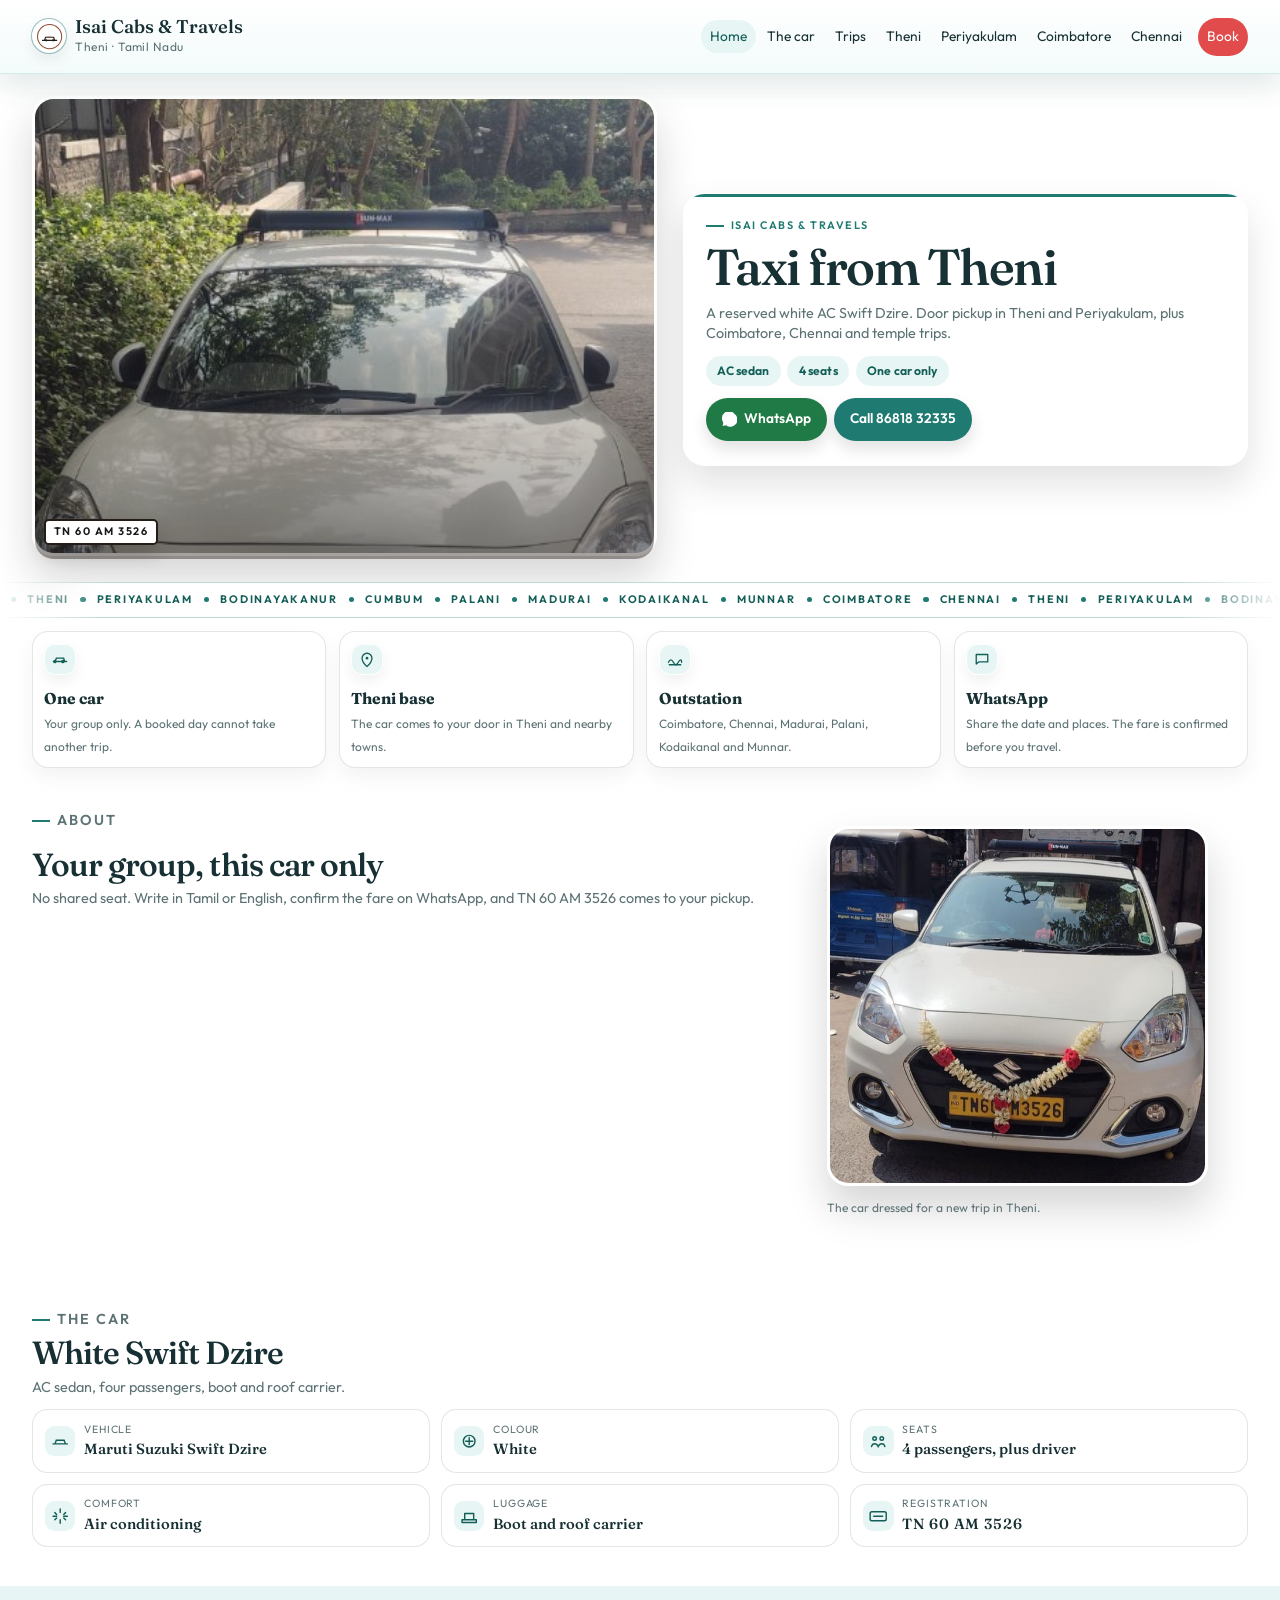
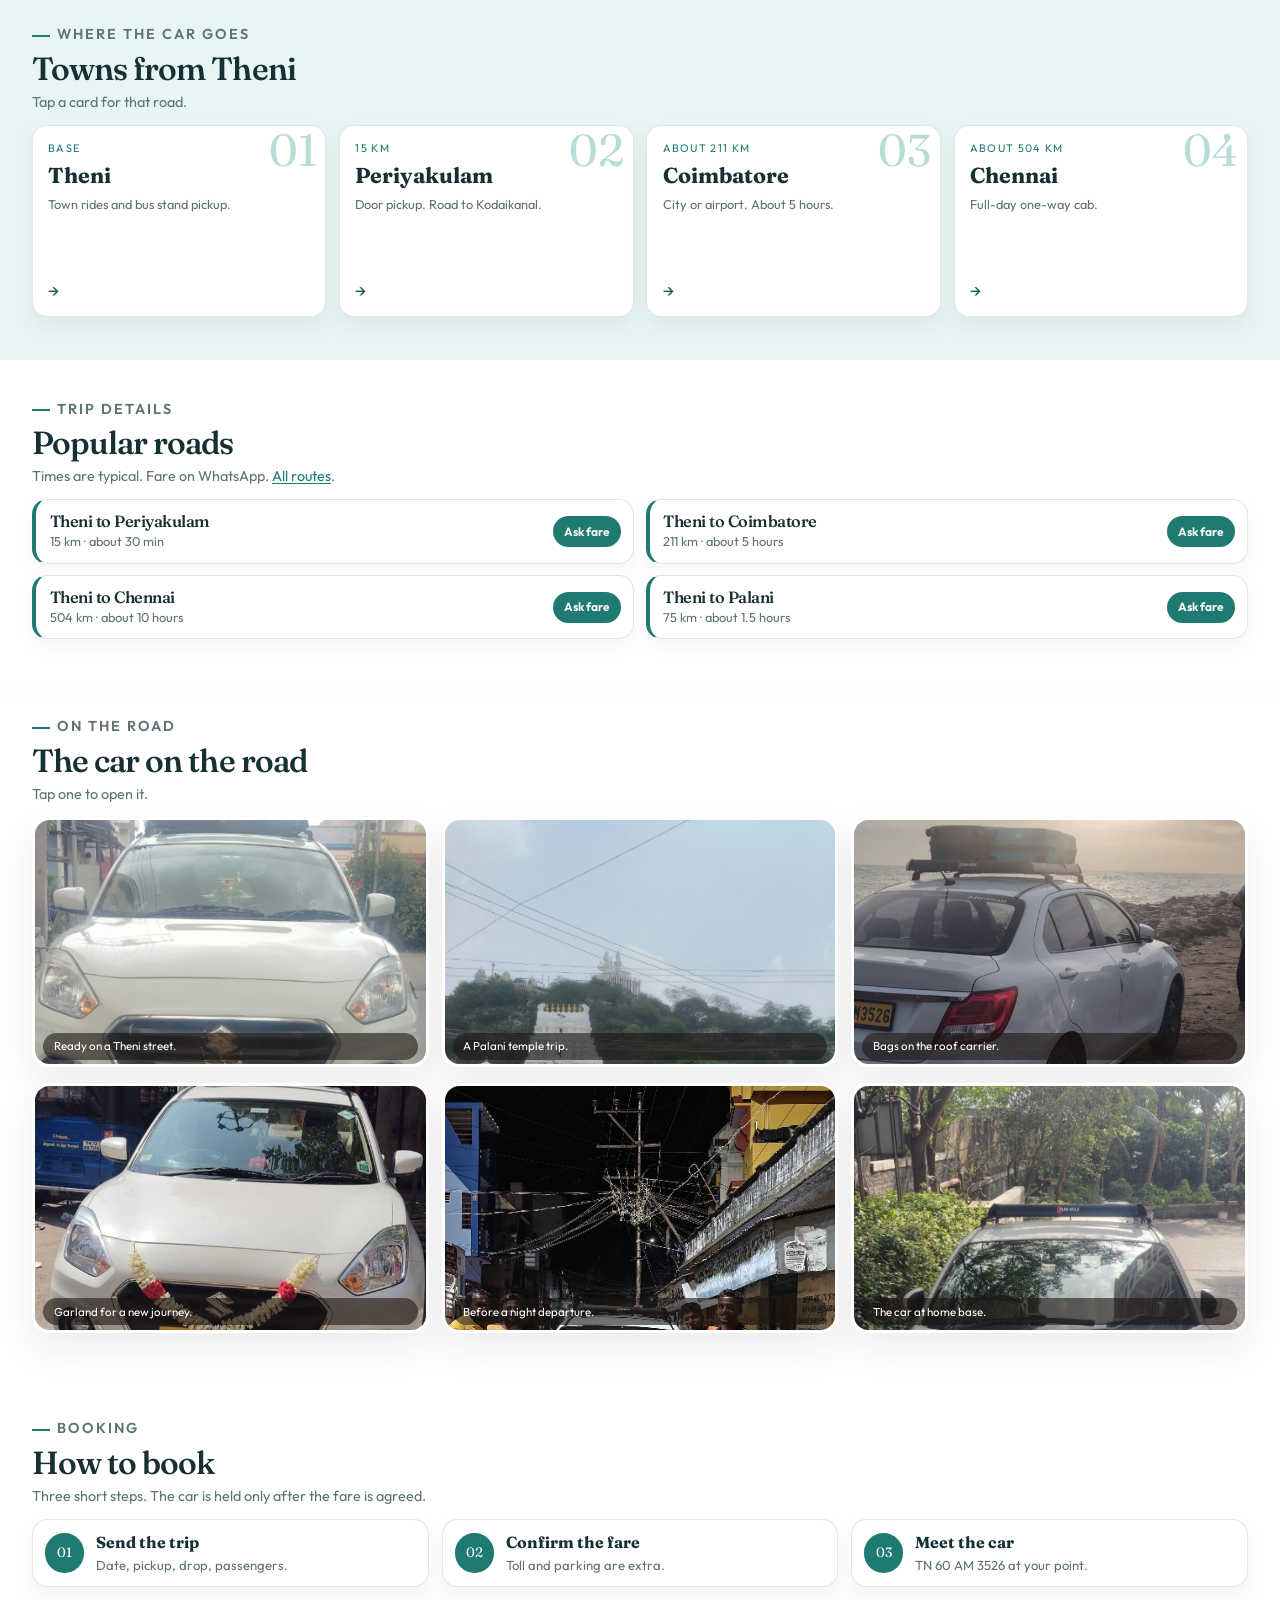
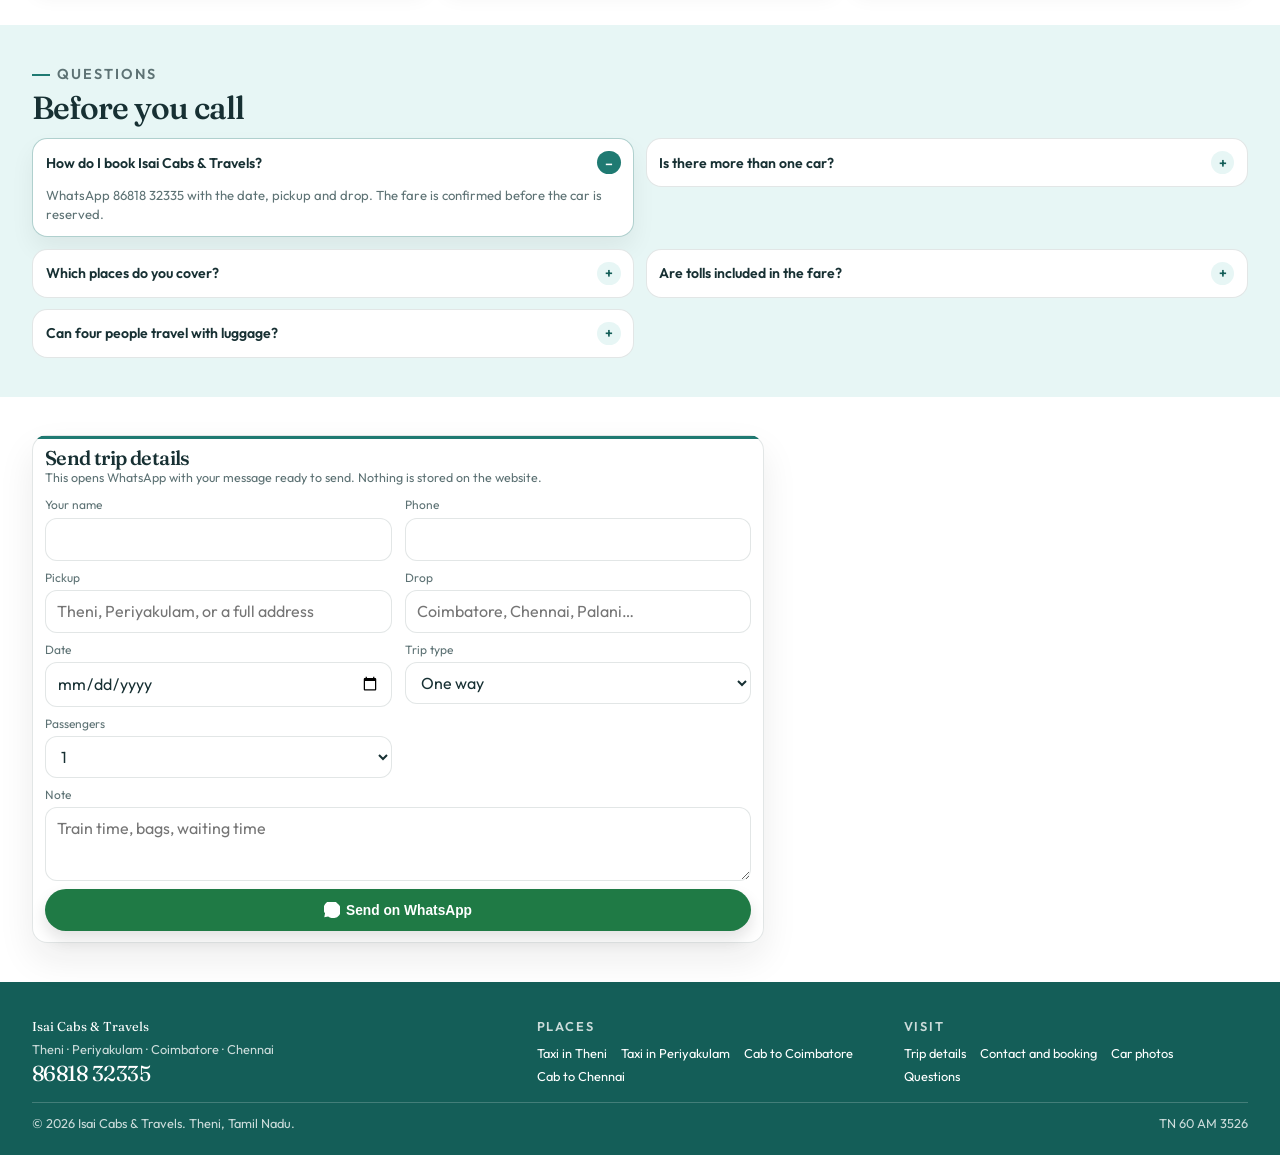
<file: index.html>
<!DOCTYPE html>
<html lang="en-IN">
<head>
  <meta charset="utf-8">
  <meta name="viewport" content="width=device-width, initial-scale=1">
  <title>Isai Cabs &amp; Travels | Taxi in Theni, Periyakulam, Coimbatore and Chennai</title>
  <meta name="description" content="Isai Cabs &amp; Travels is a one-car AC taxi from Theni for Periyakulam, Coimbatore, Chennai, Madurai and Palani. WhatsApp 86818 32335 to book the white Swift Dzire.">
  <meta name="robots" content="index,follow,max-image-preview:large">
  <meta name="author" content="Isai Cabs &amp; Travels">
  <meta name="geo.region" content="IN-TN">
  <meta name="geo.placename" content="Theni">
  <meta name="geo.position" content="10.0104;77.4768">
  <meta name="theme-color" content="#1f7a72">
  <link rel="canonical" href="index.html">
  <meta property="og:type" content="website">
  <meta property="og:locale" content="en_IN">
  <meta property="og:site_name" content="Isai Cabs &amp; Travels">
  <meta property="og:title" content="Isai Cabs &amp; Travels | Taxi in Theni, Periyakulam, Coimbatore and Chennai">
  <meta property="og:description" content="One white AC Swift Dzire from Theni. Book local and outstation trips on WhatsApp 86818 32335.">
  <meta property="og:image" content="images/car-front-garden.jpg">
  <meta name="twitter:card" content="summary_large_image">
  <meta name="twitter:title" content="Isai Cabs &amp; Travels | Taxi from Theni">
  <meta name="twitter:description" content="AC sedan taxi for Theni, Periyakulam, Coimbatore and Chennai. Call 86818 32335.">
  <meta name="twitter:image" content="images/car-front-garden.jpg">
  <link rel="icon" href="favicon.svg" type="image/svg+xml">
  <link rel="manifest" href="site.webmanifest">
  <link rel="preconnect" href="https://fonts.googleapis.com">
  <link rel="preconnect" href="https://fonts.gstatic.com" crossorigin>
  <link href="https://fonts.googleapis.com/css2?family=Fraunces:opsz,wght@9..144,500;9..144,640&amp;family=Outfit:wght@400;500;600&amp;display=swap" rel="stylesheet">
  <link rel="stylesheet" href="css/styles.css">
  <script type="application/ld+json">
  {
    "@context": "https://schema.org",
    "@graph": [
      {
        "@type": "TaxiService",
        "name": "Isai Cabs & Travels",
        "description": "Theni-based air-conditioned Swift Dzire taxi for Periyakulam and outstation trips to Coimbatore, Chennai, Madurai, Palani, Kodaikanal and Munnar.",
        "telephone": "+918681832335",
        "image": "images/car-front-garden.jpg",
        "currenciesAccepted": "INR",
        "address": {
          "@type": "PostalAddress",
          "addressLocality": "Theni",
          "addressRegion": "Tamil Nadu",
          "postalCode": "625531",
          "addressCountry": "IN"
        },
        "geo": {
          "@type": "GeoCoordinates",
          "latitude": 10.0104,
          "longitude": 77.4768
        },
        "areaServed": [
          { "@type": "City", "name": "Theni" },
          { "@type": "City", "name": "Periyakulam" },
          { "@type": "City", "name": "Coimbatore" },
          { "@type": "City", "name": "Chennai" },
          { "@type": "City", "name": "Madurai" },
          { "@type": "City", "name": "Palani" },
          { "@type": "City", "name": "Kodaikanal" }
        ],
        "availableLanguage": ["Tamil", "English"]
      },
      {
        "@type": "FAQPage",
        "mainEntity": [
          {
            "@type": "Question",
            "name": "How do I book Isai Cabs & Travels?",
            "acceptedAnswer": {
              "@type": "Answer",
              "text": "WhatsApp 86818 32335 with the date, pickup and drop. The fare is confirmed before the car is reserved."
            }
          },
          {
            "@type": "Question",
            "name": "Is there more than one car?",
            "acceptedAnswer": {
              "@type": "Answer",
              "text": "No. One white AC Swift Dzire, TN 60 AM 3526. A booked day cannot take a second trip."
            }
          },
          {
            "@type": "Question",
            "name": "Which places do you cover?",
            "acceptedAnswer": {
              "@type": "Answer",
              "text": "Theni, Periyakulam, Coimbatore, Chennai, Madurai, Palani, Kodaikanal and Munnar."
            }
          },
          {
            "@type": "Question",
            "name": "Are tolls included in the fare?",
            "acceptedAnswer": {
              "@type": "Answer",
              "text": "Tolls and parking are extra unless the WhatsApp reply includes them."
            }
          },
          {
            "@type": "Question",
            "name": "Can four people travel with luggage?",
            "acceptedAnswer": {
              "@type": "Answer",
              "text": "Yes. Four passengers. Big bags go in the boot or on the roof."
            }
          }
        ]
      }
    ]
  }
  </script>
</head>
<body>
  <div class="cab-loader" role="status" aria-label="Isai Cabs and Travels is loading">
    <div class="cab-loader-stage">
      <p class="cab-loader-name">Isai Cabs &amp; Travels</p>
      <div class="cab-scene" aria-hidden="true">
        <div class="cab-lane">
          <svg class="cab-car" viewBox="0 0 140 56" fill="none">
            <path d="M22 40c1-14 12-18 26-18h30l18 12h16c8 0 12 5 12 10v4H22z" fill="#ffffff" stroke="#1f7a72" stroke-width="2" stroke-linejoin="round"></path>
            <path d="M48 24c6-8 14-10 22-10h18l12 12H48z" fill="#1f7a72"></path>
            <circle cx="48" cy="42" r="7" fill="#173033"></circle>
            <circle cx="48" cy="42" r="2.6" fill="#e7f6f5"></circle>
            <circle cx="104" cy="42" r="7" fill="#173033"></circle>
            <circle cx="104" cy="42" r="2.6" fill="#e7f6f5"></circle>
          </svg>
        </div>
        <div class="cab-track"><span></span></div>
      </div>
      <p class="cab-loader-note">The car is on the way</p>
    </div>
  </div>
  <div class="scroll-progress" aria-hidden="true"><span></span></div>
  <a class="skip" href="#main">Skip to content</a>
  <header class="site-header">
    <div class="header-inner">
      <a class="brand" href="index.html">
        <span class="brand-mark" aria-hidden="true">
          <svg viewBox="0 0 36 36" fill="none">
            <circle cx="18" cy="18" r="16" stroke="#8d4e32" stroke-width="1.4"></circle>
            <path d="M8 23h20M11.2 23l1.5-4.1h10.6L24.8 23" stroke="#221c17" stroke-width="1.5" stroke-linejoin="round"></path>
            <circle cx="13.4" cy="23" r="1.45" fill="#221c17"></circle>
            <circle cx="22.6" cy="23" r="1.45" fill="#221c17"></circle>
            <path d="M14.2 18.9h5.4" stroke="#8d4e32" stroke-width="1.5" stroke-linecap="round"></path>
          </svg>
        </span>
        <span>
          <strong>Isai Cabs &amp; Travels</strong>
          <small>Theni · Tamil Nadu</small>
        </span>
      </a>
      <button class="nav-toggle" type="button" aria-expanded="false" aria-controls="site-nav" aria-label="Open menu">
        <span class="label-open">Menu</span>
        <span class="label-close">Close</span>
      </button>
</div>
  </header>
  <nav id="site-nav" class="site-nav" aria-label="Primary">
<a class="is-active" href="index.html" aria-current="page"><svg class="nav-ico" viewBox="0 0 24 24" fill="none" stroke="currentColor" stroke-width="1.7" aria-hidden="true"><path d="M4 10.5 12 4l8 6.5V20a1 1 0 0 1-1 1h-5v-6H10v6H5a1 1 0 0 1-1-1z"></path></svg>Home</a>
        <a href="index.html#car"><svg class="nav-ico" viewBox="0 0 24 24" fill="none" stroke="currentColor" stroke-width="1.7" aria-hidden="true"><path d="M4 15h16M6.2 15l1.4-4h8.8l1.4 4M8.4 11h5.2"></path><circle cx="7.2" cy="15.6" r="1.3" fill="currentColor" stroke="none"></circle><circle cx="16.8" cy="15.6" r="1.3" fill="currentColor" stroke="none"></circle></svg>The car</a>
        <a href="trips.html"><svg class="nav-ico" viewBox="0 0 24 24" fill="none" stroke="currentColor" stroke-width="1.7" aria-hidden="true"><path d="M4 7h16M4 12h10M4 17h16"></path></svg>Trips</a>
        <a href="taxi-in-theni.html"><svg class="nav-ico" viewBox="0 0 24 24" fill="none" stroke="currentColor" stroke-width="1.7" aria-hidden="true"><path d="M12 21s6-5.2 6-10a6 6 0 1 0-12 0c0 4.8 6 10 6 10z"></path><circle cx="12" cy="11" r="1.5" fill="currentColor" stroke="none"></circle></svg>Theni</a>
        <a href="taxi-in-periyakulam.html"><svg class="nav-ico" viewBox="0 0 24 24" fill="none" stroke="currentColor" stroke-width="1.7" aria-hidden="true"><path d="M12 21s6-5.2 6-10a6 6 0 1 0-12 0c0 4.8 6 10 6 10z"></path><circle cx="12" cy="11" r="1.5" fill="currentColor" stroke="none"></circle></svg>Periyakulam</a>
        <a href="cab-to-coimbatore.html"><svg class="nav-ico" viewBox="0 0 24 24" fill="none" stroke="currentColor" stroke-width="1.7" aria-hidden="true"><path d="M12 21s6-5.2 6-10a6 6 0 1 0-12 0c0 4.8 6 10 6 10z"></path><circle cx="12" cy="11" r="1.5" fill="currentColor" stroke="none"></circle></svg>Coimbatore</a>
        <a href="cab-to-chennai.html"><svg class="nav-ico" viewBox="0 0 24 24" fill="none" stroke="currentColor" stroke-width="1.7" aria-hidden="true"><path d="M12 21s6-5.2 6-10a6 6 0 1 0-12 0c0 4.8 6 10 6 10z"></path><circle cx="12" cy="11" r="1.5" fill="currentColor" stroke="none"></circle></svg>Chennai</a>
        <a class="nav-cta" href="contact.html"><svg class="nav-ico" viewBox="0 0 24 24" fill="none" stroke="currentColor" stroke-width="1.7" aria-hidden="true"><path d="M7 4h10a1 1 0 0 1 1 1v15l-6-3-6 3V5a1 1 0 0 1 1-1z"></path></svg>Book</a>
  </nav>

  <main id="main">
    <section class="hero">
      <div class="wrap hero-grid">
        <figure class="hero-figure">
          <img src="images/car-front-garden.jpg" width="449" height="1024" alt="White Maruti Suzuki Swift Dzire of Isai Cabs &amp; Travels, registration TN60AM3526, parked in Theni" fetchpriority="high">
          <span class="plate">TN 60 AM 3526</span>
          <figcaption>TN 60 AM 3526 · the same car every trip</figcaption>
        </figure>
        <div class="hero-copy">
          <p class="eyebrow">Isai Cabs &amp; Travels</p>
          <h1>Taxi from Theni</h1>
          <p class="lede">A reserved white AC Swift Dzire. Door pickup in Theni and Periyakulam, plus Coimbatore, Chennai and temple trips.</p>
          <ul class="hero-facts">
            <li>AC sedan</li>
            <li>4 seats</li>
            <li>One car only</li>
          </ul>
          <div class="hero-actions">
            <a class="btn btn-whatsapp" href="https://wa.me/918681832335?text=Hello%20Isai%20Cabs%20%26%20Travels%2C%20I%20want%20to%20book%20the%20car.">WhatsApp</a>
            <a class="btn btn-solid" href="tel:+918681832335">Call 86818 32335</a>
          </div>
        </div>
      </div>
    </section>

    <div class="ticker" aria-hidden="true">
      <div class="ticker-track">
        <span>Theni</span><span>Periyakulam</span><span>Bodinayakanur</span><span>Cumbum</span><span>Palani</span><span>Madurai</span><span>Kodaikanal</span><span>Munnar</span><span>Coimbatore</span><span>Chennai</span>
        <span>Theni</span><span>Periyakulam</span><span>Bodinayakanur</span><span>Cumbum</span><span>Palani</span><span>Madurai</span><span>Kodaikanal</span><span>Munnar</span><span>Coimbatore</span><span>Chennai</span>
      </div>
    </div>

    <section class="wrap trust" aria-label="Service facts">
      <div class="trust-item reveal">
        <svg viewBox="0 0 24 24" aria-hidden="true"><path d="M4 15h16M6.2 15l1.4-4h8.8l1.4 4M7.2 15a1.4 1.4 0 1 0 0 .01M16.8 15a1.4 1.4 0 1 0 0 .01M8.4 11h5.2" fill="none" stroke="currentColor" stroke-width="1.6" stroke-linecap="round"></path></svg>
        <strong>One car</strong><span>Your group only. A booked day cannot take another trip.</span>
      </div>
      <div class="trust-item reveal" style="--d: 80ms">
        <svg viewBox="0 0 24 24" aria-hidden="true"><path d="M12 21s6-5.2 6-10a6 6 0 1 0-12 0c0 4.8 6 10 6 10z" fill="none" stroke="currentColor" stroke-width="1.6"></path><circle cx="12" cy="11" r="1.6" fill="currentColor"></circle></svg>
        <strong>Theni base</strong><span>The car comes to your door in Theni and nearby towns.</span>
      </div>
      <div class="trust-item reveal" style="--d: 160ms">
        <svg viewBox="0 0 24 24" aria-hidden="true"><path d="M4 16c2-4 4-4 6 0s4 4 6 0 4-4 4 0" fill="none" stroke="currentColor" stroke-width="1.6" stroke-linecap="round"></path><path d="M5 19h14" stroke="currentColor" stroke-width="1.6" stroke-linecap="round"></path></svg>
        <strong>Outstation</strong><span>Coimbatore, Chennai, Madurai, Palani, Kodaikanal and Munnar.</span>
      </div>
      <div class="trust-item reveal" style="--d: 240ms">
        <svg viewBox="0 0 24 24" aria-hidden="true"><path d="M5 6.5h14v9H8l-3 2.5z" fill="none" stroke="currentColor" stroke-width="1.6" stroke-linejoin="round"></path></svg>
        <strong>WhatsApp</strong><span>Share the date and places. The fare is confirmed before you travel.</span>
      </div>
    </section>

    <section class="section band-white" id="about">
      <div class="wrap split">
        <div class="prose reveal">
          <p class="kicker">About</p>
          <h2>Your group, this car only</h2>
          <p>No shared seat. Write in Tamil or English, confirm the fare on WhatsApp, and TN 60 AM 3526 comes to your pickup.</p>
        </div>
        <figure class="frame reveal" style="--d: 120ms">
          <img src="images/car-garland.png" width="640" height="640" alt="Isai Cabs &amp; Travels Swift Dzire with a flower garland on the bonnet in Theni" loading="lazy">
          <figcaption>The car dressed for a new trip in Theni.</figcaption>
        </figure>
      </div>
    </section>

    <section class="section" id="car">
      <div class="wrap">
        <div class="section-head reveal">
          <p class="kicker">The car</p>
          <h2>White Swift Dzire</h2>
          <p>AC sedan, four passengers, boot and roof carrier.</p>
        </div>
        <div class="spec-grid">
          <button class="spec-box reveal" type="button" aria-pressed="false"><svg class="box-ico" viewBox="0 0 24 24" aria-hidden="true"><path d="M4 15h16M6.2 15l1.4-4h8.8l1.4 4M8.4 11h5.2" fill="none" stroke="currentColor" stroke-width="1.6" stroke-linecap="round"></path></svg><span>Vehicle</span><strong>Maruti Suzuki Swift Dzire</strong></button>
          <button class="spec-box reveal" type="button" aria-pressed="false" style="--d: 70ms"><svg class="box-ico" viewBox="0 0 24 24" aria-hidden="true"><circle cx="12" cy="12" r="6.5" fill="none" stroke="currentColor" stroke-width="1.6"></circle><path d="M12 8v8M8 12h8" stroke="currentColor" stroke-width="1.6" stroke-linecap="round"></path></svg><span>Colour</span><strong>White</strong></button>
          <button class="spec-box reveal" type="button" aria-pressed="false" style="--d: 140ms"><svg class="box-ico" viewBox="0 0 24 24" aria-hidden="true"><circle cx="8" cy="9" r="2" fill="none" stroke="currentColor" stroke-width="1.6"></circle><circle cx="16" cy="9" r="2" fill="none" stroke="currentColor" stroke-width="1.6"></circle><path d="M4.5 18c.6-2.2 2.2-3.2 3.5-3.2S11 15.8 12 18c1-2.2 2.6-3.2 4-3.2s2.9 1 3.5 3.2" fill="none" stroke="currentColor" stroke-width="1.6" stroke-linecap="round"></path></svg><span>Seats</span><strong>4 passengers, plus driver</strong></button>
          <button class="spec-box reveal" type="button" aria-pressed="false" style="--d: 210ms"><svg class="box-ico" viewBox="0 0 24 24" aria-hidden="true"><path d="M12 4v4M12 16v4M6 8l2 2M16 14l2 2M4 12h4M16 12h4M6 16l2-2M16 10l2-2" fill="none" stroke="currentColor" stroke-width="1.6" stroke-linecap="round"></path></svg><span>Comfort</span><strong>Air conditioning</strong></button>
          <button class="spec-box reveal" type="button" aria-pressed="false" style="--d: 280ms"><svg class="box-ico" viewBox="0 0 24 24" aria-hidden="true"><path d="M4 16h16v3H4zM7 16V9h10v7" fill="none" stroke="currentColor" stroke-width="1.6" stroke-linejoin="round"></path></svg><span>Luggage</span><strong>Boot and roof carrier</strong></button>
          <button class="spec-box spec-wide reveal" type="button" aria-pressed="false" style="--d: 350ms"><svg class="box-ico" viewBox="0 0 24 24" aria-hidden="true"><rect x="3" y="7" width="18" height="10" rx="2" fill="none" stroke="currentColor" stroke-width="1.6"></rect><path d="M7 12h10" stroke="currentColor" stroke-width="1.6" stroke-linecap="round"></path></svg><span>Registration</span><strong>TN 60 AM 3526</strong></button>
        </div>
      </div>
    </section>

    <section class="section band-blush" id="cities">
      <div class="wrap">
        <div class="section-head reveal">
          <p class="kicker">Where the car goes</p>
          <h2>Towns from Theni</h2>
          <p>Tap a card for that road.</p>
        </div>
        <div class="city-grid">
          <a class="city-card reveal" href="taxi-in-theni.html">
            <em aria-hidden="true">01</em>
            <span>Base</span>
            <strong>Theni</strong>
            <p>Town rides and bus stand pickup.</p>
          </a>
          <a class="city-card reveal" href="taxi-in-periyakulam.html" style="--d: 80ms">
            <em aria-hidden="true">02</em>
            <span>15 km</span>
            <strong>Periyakulam</strong>
            <p>Door pickup. Road to Kodaikanal.</p>
          </a>
          <a class="city-card reveal" href="cab-to-coimbatore.html" style="--d: 160ms">
            <em aria-hidden="true">03</em>
            <span>About 211 km</span>
            <strong>Coimbatore</strong>
            <p>City or airport. About 5 hours.</p>
          </a>
          <a class="city-card reveal" href="cab-to-chennai.html" style="--d: 240ms">
            <em aria-hidden="true">04</em>
            <span>About 504 km</span>
            <strong>Chennai</strong>
            <p>Full-day one-way cab.</p>
          </a>
        </div>
      </div>
    </section>

    <section class="section" id="trips">
      <div class="wrap">
        <div class="section-head reveal">
          <p class="kicker">Trip details</p>
          <h2>Popular roads</h2>
          <p>Times are typical. Fare on WhatsApp. <a href="trips.html">All routes</a>.</p>
        </div>
        <div class="trip-list">
          <article class="trip reveal">
            <div>
              <h3>Theni to Periyakulam</h3>
              <p>15 km · about 30 min</p>
            </div>
            <a href="https://wa.me/918681832335?text=Hello%20Isai%20Cabs%20%26%20Travels%2C%20please%20share%20the%20fare%20for%20Theni%20to%20Periyakulam.">Ask fare</a>
          </article>
          <article class="trip reveal">
            <div>
              <h3>Theni to Coimbatore</h3>
              <p>211 km · about 5 hours</p>
            </div>
            <a href="https://wa.me/918681832335?text=Hello%20Isai%20Cabs%20%26%20Travels%2C%20please%20share%20the%20fare%20for%20Theni%20to%20Coimbatore.">Ask fare</a>
          </article>
          <article class="trip reveal">
            <div>
              <h3>Theni to Chennai</h3>
              <p>504 km · about 10 hours</p>
            </div>
            <a href="https://wa.me/918681832335?text=Hello%20Isai%20Cabs%20%26%20Travels%2C%20please%20share%20the%20fare%20for%20Theni%20to%20Chennai.">Ask fare</a>
          </article>
          <article class="trip reveal">
            <div>
              <h3>Theni to Palani</h3>
              <p>75 km · about 1.5 hours</p>
            </div>
            <a href="https://wa.me/918681832335?text=Hello%20Isai%20Cabs%20%26%20Travels%2C%20please%20share%20the%20fare%20for%20Theni%20to%20Palani.">Ask fare</a>
          </article>
        </div>
      </div>
    </section>

    <section class="section band-white" id="gallery">
      <div class="wrap">
        <div class="section-head reveal">
          <p class="kicker">On the road</p>
          <h2>The car on the road</h2>
          <p>Tap one to open it.</p>
        </div>
        <div class="gallery">
          <figure class="shot reveal">
            <button type="button" aria-label="Open photo: the car on a Theni street" data-full="images/car-front-street.jpg" data-caption="The AC sedan used for Theni, Periyakulam, Coimbatore and Chennai bookings.">
              <img src="images/car-front-street.jpg" width="449" height="1024" alt="Front view of the white Isai Cabs &amp; Travels taxi on a Theni street" loading="lazy">
            </button>
            <figcaption>Ready on a Theni street.</figcaption>
          </figure>
          <figure class="shot reveal" style="--d: 80ms">
            <button type="button" aria-label="Open photo: Palani temple trip" data-full="images/trip-palani.png" data-caption="Isai Cabs &amp; Travels at Palani, with the hill temple behind the car.">
              <img src="images/trip-palani.png" width="461" height="1024" alt="Isai Cabs &amp; Travels car at Palani Murugan temple during a temple trip from Theni" loading="lazy">
            </button>
            <figcaption>A Palani temple trip.</figcaption>
          </figure>
          <figure class="shot reveal" style="--d: 160ms">
            <button type="button" aria-label="Open photo: luggage on the roof carrier" data-full="images/trip-beach.png" data-caption="Luggage strapped to the roof carrier for a long outstation day.">
              <img src="images/trip-beach.png" width="640" height="640" alt="White Swift Dzire with luggage on the roof carrier during an outstation trip" loading="lazy">
            </button>
            <figcaption>Bags on the roof carrier.</figcaption>
          </figure>
          <figure class="shot reveal">
            <button type="button" aria-label="Open photo: flower garland on the car" data-full="images/car-garland.png" data-caption="Flower garland on the Isai Cabs &amp; Travels Swift Dzire.">
              <img src="images/car-garland.png" width="640" height="640" alt="Flower garland on the white Swift Dzire taxi TN60AM3526" loading="lazy">
            </button>
            <figcaption>Garland for a new journey.</figcaption>
          </figure>
          <figure class="shot reveal" style="--d: 80ms">
            <button type="button" aria-label="Open photo: night departure in Theni" data-full="images/trip-night.jpg" data-caption="Guests with the car before a night departure in Theni.">
              <img src="images/trip-night.jpg" width="464" height="1024" alt="Guests standing with the Isai Cabs &amp; Travels car before a night trip in Theni" loading="lazy">
            </button>
            <figcaption>Before a night departure.</figcaption>
          </figure>
          <figure class="shot reveal" style="--d: 160ms">
            <button type="button" aria-label="Open photo: the car at home base" data-full="images/car-front-garden.jpg" data-caption="Isai Cabs &amp; Travels Swift Dzire in Theni.">
              <img src="images/car-front-garden.jpg" width="449" height="1024" alt="Isai Cabs &amp; Travels white taxi under trees in Theni" loading="lazy">
            </button>
            <figcaption>The car at home base.</figcaption>
          </figure>
        </div>
      </div>
    </section>

    <section class="section">
      <div class="wrap">
        <div class="section-head reveal">
          <p class="kicker">Booking</p>
          <h2>How to book</h2>
          <p>Three short steps. The car is held only after the fare is agreed.</p>
        </div>
        <div class="steps">
          <article class="step reveal"><span>01</span><strong>Send the trip</strong><p>Date, pickup, drop, passengers.</p></article>
          <article class="step reveal" style="--d: 90ms"><span>02</span><strong>Confirm the fare</strong><p>Toll and parking are extra.</p></article>
          <article class="step reveal" style="--d: 180ms"><span>03</span><strong>Meet the car</strong><p>TN 60 AM 3526 at your point.</p></article>
        </div>
      </div>
    </section>

    <section class="section band-blush" id="faq">
      <div class="wrap">
        <div class="section-head reveal">
          <p class="kicker">Questions</p>
          <h2>Before you call</h2>
        </div>
        <div class="faq">
          <details class="faq-item reveal" open>
            <summary>How do I book Isai Cabs &amp; Travels?</summary>
            <p>WhatsApp 86818 32335 with the date, pickup and drop. The fare is confirmed before the car is reserved.</p>
          </details>
          <details class="faq-item reveal">
            <summary>Is there more than one car?</summary>
            <p>No. One white AC Swift Dzire, TN 60 AM 3526. A booked day cannot take a second trip.</p>
          </details>
          <details class="faq-item reveal">
            <summary>Which places do you cover?</summary>
            <p>Theni, Periyakulam, Coimbatore, Chennai, Madurai, Palani, Kodaikanal and Munnar.</p>
          </details>
          <details class="faq-item reveal">
            <summary>Are tolls included in the fare?</summary>
            <p>Tolls and parking are extra unless the WhatsApp reply includes them.</p>
          </details>
          <details class="faq-item reveal">
            <summary>Can four people travel with luggage?</summary>
            <p>Yes. Four passengers. Big bags go in the boot or on the roof.</p>
          </details>
        </div>
      </div>
    </section>

    <section class="section" id="contact">
      <div class="wrap contact-grid">
        <form class="book-form book-card reveal" id="book-form">
          <h3>Send trip details</h3>
          <p class="form-note">This opens WhatsApp with your message ready to send. Nothing is stored on the website.</p>
          <label class="field"><span>Your name</span><input name="name" required autocomplete="name"></label>
          <label class="field"><span>Phone</span><input name="phone" type="tel" required autocomplete="tel" inputmode="tel"></label>
          <label class="field"><span>Pickup</span><input name="from" required placeholder="Theni, Periyakulam, or a full address"></label>
          <label class="field"><span>Drop</span><input name="to" required placeholder="Coimbatore, Chennai, Palani…"></label>
          <label class="field"><span>Date</span><input name="date" type="date" required></label>
          <label class="field"><span>Trip type</span>
            <select name="trip" required>
              <option>One way</option>
              <option>Round trip</option>
              <option>Local / hourly in Theni</option>
              <option>Airport pickup or drop</option>
              <option>Temple trip</option>
            </select>
          </label>
          <label class="field"><span>Passengers</span>
            <select name="passengers" required>
              <option>1</option>
              <option>2</option>
              <option>3</option>
              <option>4</option>
            </select>
          </label>
          <label class="field"><span>Note</span><textarea name="note" placeholder="Train time, bags, waiting time"></textarea></label>
          <button class="btn btn-whatsapp" type="submit">Send on WhatsApp</button>
        </form>
      </div>
    </section>
  </main>

  <footer class="site-footer">
    <div class="wrap footer-grid">
      <div>
        <p class="brand-lockup">Isai Cabs &amp; Travels</p>
        <p>Theni · Periyakulam · Coimbatore · Chennai</p>
        <a class="phone-link" href="tel:+918681832335">86818 32335</a>
      </div>
      <div>
        <p class="footer-label">Places</p>
        <a href="taxi-in-theni.html">Taxi in Theni</a>
        <a href="taxi-in-periyakulam.html">Taxi in Periyakulam</a>
        <a href="cab-to-coimbatore.html">Cab to Coimbatore</a>
        <a href="cab-to-chennai.html">Cab to Chennai</a>
      </div>
      <div>
        <p class="footer-label">Visit</p>
        <a href="trips.html">Trip details</a>
        <a href="contact.html">Contact and booking</a>
        <a href="index.html#gallery">Car photos</a>
        <a href="index.html#faq">Questions</a>
      </div>
    </div>
    <div class="wrap footer-base">
      <p>© <span id="year">2026</span> Isai Cabs &amp; Travels. Theni, Tamil Nadu.</p>
      <p>TN 60 AM 3526</p>
    </div>
  </footer>

  <a class="wa-float" href="https://wa.me/918681832335?text=Hello%20Isai%20Cabs%20%26%20Travels%2C%20I%20want%20to%20book%20the%20car." aria-label="Chat with Isai Cabs &amp; Travels on WhatsApp">
    <svg viewBox="0 0 24 24" aria-hidden="true"><path d="M20.5 3.5A11 11 0 0 0 2.1 16.8L1 22.2l5.5-1.1A11 11 0 0 0 20.5 3.5zm-8.5 17a9.1 9.1 0 0 1-4.6-1.3l-.3-.2-3.3.7.7-3.2-.2-.3A9.1 9.1 0 1 1 12 20.5zm5-6.8c-.3-.1-1.6-.8-1.8-.9s-.4-.1-.6.1-.7.9-.8 1-.3.2-.6.1a7.4 7.4 0 0 1-2.2-1.4 8.2 8.2 0 0 1-1.5-1.9c-.2-.3 0-.4.1-.6l.4-.5.2-.3a.5.5 0 0 0 0-.5c0-.1-.6-1.4-.8-1.9s-.4-.4-.6-.4h-.5a1 1 0 0 0-.7.3 3 3 0 0 0-.9 2.2 5.2 5.2 0 0 0 1.1 2.8 11.8 11.8 0 0 0 4.5 4 15 15 0 0 0 1.5.5 3.6 3.6 0 0 0 1.7.1 2.7 2.7 0 0 0 1.8-1.3 2.2 2.2 0 0 0 .2-1.3c-.1-.1-.3-.2-.6-.3z"></path></svg>
    WhatsApp
  </a>

  <div class="lightbox" hidden>
    <button class="lightbox-close" type="button">Close</button>
    <div>
      <img alt="" width="449" height="1024">
      <p></p>
    </div>
  </div>
  <nav class="dock" aria-label="App">
    <a class="dock-home is-active" href="index.html" aria-current="page">
      <svg viewBox="0 0 24 24" fill="none" stroke="currentColor" stroke-width="1.8" aria-hidden="true"><path d="M4 10.5 12 4l8 6.5V20a1 1 0 0 1-1 1h-5v-6H10v6H5a1 1 0 0 1-1-1z"></path></svg>
      Home
    </a>
    <a class="dock-trips" href="trips.html">
      <svg viewBox="0 0 24 24" fill="none" stroke="currentColor" stroke-width="1.8" aria-hidden="true"><path d="M4 7h16M4 12h10M4 17h16"></path></svg>
      Trips
    </a>
    <a class="dock-book" href="contact.html">
      <svg viewBox="0 0 24 24" fill="none" stroke="currentColor" stroke-width="1.8" aria-hidden="true"><path d="M7 4h10a1 1 0 0 1 1 1v15l-6-3-6 3V5a1 1 0 0 1 1-1z"></path></svg>
      Book
    </a>
    <a class="dock-go" href="https://wa.me/918681832335?text=Hello%20Isai%20Cabs%20%26%20Travels%2C%20I%20want%20to%20book%20the%20car.">
      <svg viewBox="0 0 24 24" fill="currentColor" aria-hidden="true"><path d="M20.5 3.5A11 11 0 0 0 2.1 16.8L1 22.2l5.5-1.1A11 11 0 0 0 20.5 3.5z"></path></svg>
      Chat
    </a>
  </nav>
  <script src="js/main.js"></script>
</body>
</html>
</file>
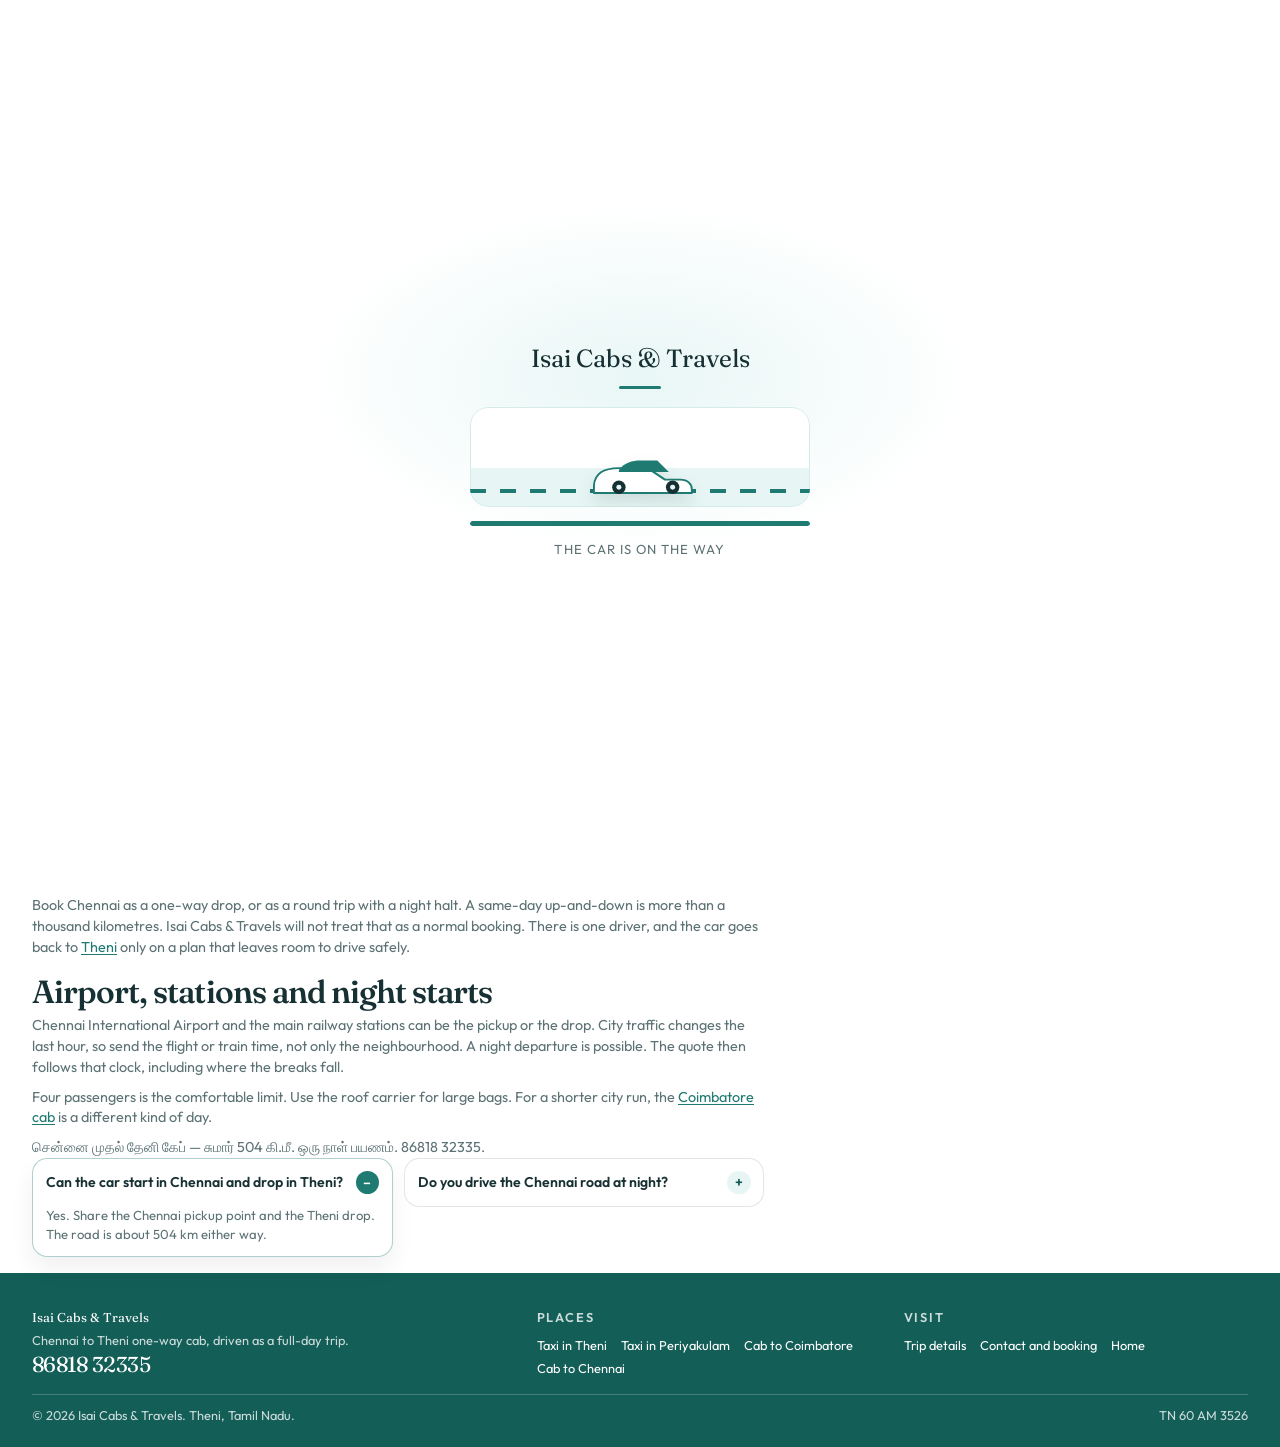
<file: cab-to-chennai.html>
<!DOCTYPE html>
<html lang="en-IN">
<head>
  <meta charset="utf-8">
  <meta name="viewport" content="width=device-width, initial-scale=1">
  <title>Chennai to Theni Cab | One-Way Car — Isai Cabs &amp; Travels</title>
  <meta name="description" content="Chennai to Theni cab with Isai Cabs &amp; Travels. About 504 km in a private AC Swift Dzire, planned as a full day with breaks. Airport and railway pickup. Call 86818 32335.">
  <meta name="robots" content="index,follow,max-image-preview:large">
  <meta name="theme-color" content="#1f7a72">
  <link rel="canonical" href="cab-to-chennai.html">
  <meta property="og:type" content="website">
  <meta property="og:title" content="Chennai to Theni cab — Isai Cabs &amp; Travels">
  <meta property="og:description" content="One-way or two-day Chennai–Theni car. One driver, one AC Dzire. WhatsApp 86818 32335.">
  <meta property="og:image" content="images/car-front-street.jpg">
  <link rel="icon" href="favicon.svg" type="image/svg+xml">
  <link rel="manifest" href="site.webmanifest">
  <link rel="preconnect" href="https://fonts.googleapis.com">
  <link rel="preconnect" href="https://fonts.gstatic.com" crossorigin>
  <link href="https://fonts.googleapis.com/css2?family=Fraunces:opsz,wght@9..144,500;9..144,640&amp;family=Outfit:wght@400;500;600&amp;display=swap" rel="stylesheet">
  <link rel="stylesheet" href="css/styles.css">
  <script type="application/ld+json">
  {
    "@context": "https://schema.org",
    "@graph": [
      {
        "@type": "TaxiService",
        "name": "Isai Cabs & Travels",
        "telephone": "+918681832335",
        "areaServed": [
          { "@type": "City", "name": "Theni" },
          { "@type": "City", "name": "Chennai" }
        ]
      },
      {
        "@type": "BreadcrumbList",
        "itemListElement": [
          { "@type": "ListItem", "position": 1, "name": "Home", "item": "index.html" },
          { "@type": "ListItem", "position": 2, "name": "Cab to Chennai", "item": "cab-to-chennai.html" }
        ]
      },
      {
        "@type": "FAQPage",
        "mainEntity": [
          {
            "@type": "Question",
            "name": "Can the car start in Chennai and drop in Theni?",
            "acceptedAnswer": { "@type": "Answer", "text": "Yes. Share the Chennai pickup point and the Theni drop. The road is about 504 km either way." }
          },
          {
            "@type": "Question",
            "name": "Do you drive the Chennai road at night?",
            "acceptedAnswer": { "@type": "Answer", "text": "A night start can be booked. Send the departure time so the fare and the break plan match that clock." }
          }
        ]
      }
    ]
  }
  </script>
</head>
<body>
  <div class="cab-loader" role="status" aria-label="Isai Cabs and Travels is loading">
    <div class="cab-loader-stage">
      <p class="cab-loader-name">Isai Cabs &amp; Travels</p>
      <div class="cab-scene" aria-hidden="true">
        <div class="cab-lane">
          <svg class="cab-car" viewBox="0 0 140 56" fill="none">
            <path d="M22 40c1-14 12-18 26-18h30l18 12h16c8 0 12 5 12 10v4H22z" fill="#ffffff" stroke="#1f7a72" stroke-width="2" stroke-linejoin="round"></path>
            <path d="M48 24c6-8 14-10 22-10h18l12 12H48z" fill="#1f7a72"></path>
            <circle cx="48" cy="42" r="7" fill="#173033"></circle>
            <circle cx="48" cy="42" r="2.6" fill="#e7f6f5"></circle>
            <circle cx="104" cy="42" r="7" fill="#173033"></circle>
            <circle cx="104" cy="42" r="2.6" fill="#e7f6f5"></circle>
          </svg>
        </div>
        <div class="cab-track"><span></span></div>
      </div>
      <p class="cab-loader-note">The car is on the way</p>
    </div>
  </div>
  <div class="scroll-progress" aria-hidden="true"><span></span></div>
  <a class="skip" href="#main">Skip to content</a>
  <header class="site-header">
    <div class="header-inner">
      <a class="brand" href="index.html">
        <span class="brand-mark" aria-hidden="true">
          <svg viewBox="0 0 36 36" fill="none"><circle cx="18" cy="18" r="16" stroke="#8d4e32" stroke-width="1.4"></circle><path d="M8 23h20M11.2 23l1.5-4.1h10.6L24.8 23" stroke="#221c17" stroke-width="1.5" stroke-linejoin="round"></path><circle cx="13.4" cy="23" r="1.45" fill="#221c17"></circle><circle cx="22.6" cy="23" r="1.45" fill="#221c17"></circle><path d="M14.2 18.9h5.4" stroke="#8d4e32" stroke-width="1.5" stroke-linecap="round"></path></svg>
        </span>
        <span><strong>Isai Cabs &amp; Travels</strong><small>Theni · Tamil Nadu</small></span>
      </a>
      <button class="nav-toggle" type="button" aria-expanded="false" aria-controls="site-nav" aria-label="Open menu"><span class="label-open">Menu</span><span class="label-close">Close</span></button>
</div>
  </header>
  <nav id="site-nav" class="site-nav" aria-label="Primary">
<a href="index.html"><svg class="nav-ico" viewBox="0 0 24 24" fill="none" stroke="currentColor" stroke-width="1.7" aria-hidden="true"><path d="M4 10.5 12 4l8 6.5V20a1 1 0 0 1-1 1h-5v-6H10v6H5a1 1 0 0 1-1-1z"></path></svg>Home</a>
        <a href="index.html#car"><svg class="nav-ico" viewBox="0 0 24 24" fill="none" stroke="currentColor" stroke-width="1.7" aria-hidden="true"><path d="M4 15h16M6.2 15l1.4-4h8.8l1.4 4M8.4 11h5.2"></path><circle cx="7.2" cy="15.6" r="1.3" fill="currentColor" stroke="none"></circle><circle cx="16.8" cy="15.6" r="1.3" fill="currentColor" stroke="none"></circle></svg>The car</a>
        <a href="trips.html"><svg class="nav-ico" viewBox="0 0 24 24" fill="none" stroke="currentColor" stroke-width="1.7" aria-hidden="true"><path d="M4 7h16M4 12h10M4 17h16"></path></svg>Trips</a>
        <a href="taxi-in-theni.html"><svg class="nav-ico" viewBox="0 0 24 24" fill="none" stroke="currentColor" stroke-width="1.7" aria-hidden="true"><path d="M12 21s6-5.2 6-10a6 6 0 1 0-12 0c0 4.8 6 10 6 10z"></path><circle cx="12" cy="11" r="1.5" fill="currentColor" stroke="none"></circle></svg>Theni</a>
        <a href="taxi-in-periyakulam.html"><svg class="nav-ico" viewBox="0 0 24 24" fill="none" stroke="currentColor" stroke-width="1.7" aria-hidden="true"><path d="M12 21s6-5.2 6-10a6 6 0 1 0-12 0c0 4.8 6 10 6 10z"></path><circle cx="12" cy="11" r="1.5" fill="currentColor" stroke="none"></circle></svg>Periyakulam</a>
        <a href="cab-to-coimbatore.html"><svg class="nav-ico" viewBox="0 0 24 24" fill="none" stroke="currentColor" stroke-width="1.7" aria-hidden="true"><path d="M12 21s6-5.2 6-10a6 6 0 1 0-12 0c0 4.8 6 10 6 10z"></path><circle cx="12" cy="11" r="1.5" fill="currentColor" stroke="none"></circle></svg>Coimbatore</a>
        <a class="is-active" href="cab-to-chennai.html" aria-current="page"><svg class="nav-ico" viewBox="0 0 24 24" fill="none" stroke="currentColor" stroke-width="1.7" aria-hidden="true"><path d="M12 21s6-5.2 6-10a6 6 0 1 0-12 0c0 4.8 6 10 6 10z"></path><circle cx="12" cy="11" r="1.5" fill="currentColor" stroke="none"></circle></svg>Chennai</a>
        <a class="nav-cta" href="contact.html"><svg class="nav-ico" viewBox="0 0 24 24" fill="none" stroke="currentColor" stroke-width="1.7" aria-hidden="true"><path d="M7 4h10a1 1 0 0 1 1 1v15l-6-3-6 3V5a1 1 0 0 1 1-1z"></path></svg>Book</a>
  </nav>
  <main id="main">
    <section class="page-hero">
      <div class="wrap">
        <p class="crumbs"><a href="index.html">Home</a> <span aria-hidden="true">/</span> <span>Chennai</span></p>
        <p class="eyebrow">About 504 km · plan a full day</p>
        <h1>Chennai to Theni cab</h1>
        <p class="lede">About 504 km. Plan close to 10 hours with breaks. One way, or two days.</p>
        <div class="hero-actions">
          <a class="btn btn-whatsapp" href="https://wa.me/918681832335?text=Hello%20Isai%20Cabs%20%26%20Travels%2C%20please%20share%20the%20fare%20for%20Chennai%20to%20Theni.">Ask the Chennai fare</a>
          <a class="btn btn-solid" href="tel:+918681832335">Call 86818 32335</a>
        </div>
      </div>
    </section>
    <section class="wrap layout">
      <article class="prose">
        <figure class="frame reveal">
          <img src="images/car-front-street.jpg" width="449" height="1024" alt="White AC Swift Dzire used for the Chennai to Theni cab" loading="lazy">
          <figcaption>One car for the whole Chennai road. TN 60 AM 3526.</figcaption>
        </figure>
        <h2>How the day is planned</h2>
        <p>From Theni the usual road goes by Batlagundu and Dindigul, through Tiruchirappalli, then on toward Chennai. Perambalur is a sensible stretch for a proper break. This is not a trip to start late and rush. Tell us if anyone needs a longer food stop, or if a child or an older passenger should not sit for more than a few hours at a time.</p>
        <h2>One way, or two days</h2>
        <p>Book Chennai as a one-way drop, or as a round trip with a night halt. A same-day up-and-down is more than a thousand kilometres. Isai Cabs &amp; Travels will not treat that as a normal booking. There is one driver, and the car goes back to <a href="taxi-in-theni.html">Theni</a> only on a plan that leaves room to drive safely.</p>
        <h2>Airport, stations and night starts</h2>
        <p>Chennai International Airport and the main railway stations can be the pickup or the drop. City traffic changes the last hour, so send the flight or train time, not only the neighbourhood. A night departure is possible. The quote then follows that clock, including where the breaks fall.</p>
        <p>Four passengers is the comfortable limit. Use the roof carrier for large bags. For a shorter city run, the <a href="cab-to-coimbatore.html">Coimbatore cab</a> is a different kind of day.</p>
        <p lang="ta">சென்னை முதல் தேனி கேப் — சுமார் 504 கி.மீ. ஒரு நாள் பயணம். 86818 32335.</p>
        <div class="faq">
          <details class="faq-item" open>
            <summary>Can the car start in Chennai and drop in Theni?</summary>
            <p>Yes. Share the Chennai pickup point and the Theni drop. The road is about 504 km either way.</p>
          </details>
          <details class="faq-item">
            <summary>Do you drive the Chennai road at night?</summary>
            <p>A night start can be booked. Send the departure time so the fare and the break plan match that clock.</p>
          </details>
        </div>
      </article>
      <aside class="book-card aside-card reveal">
        <p class="kicker">Chennai run</p>
        <h2>Send the train or flight time</h2>
        <a class="phone-link" href="tel:+918681832335">86818 32335</a>
        <p>Say one way or two days, the pickup pin, and how many bags need the roof.</p>
        <a class="btn btn-whatsapp" href="https://wa.me/918681832335?text=Hello%20Isai%20Cabs%20%26%20Travels%2C%20please%20share%20the%20fare%20for%20Chennai%20to%20Theni.">WhatsApp the details</a>
      </aside>
    </section>
  </main>
  <footer class="site-footer">
    <div class="wrap footer-grid">
      <div>
        <p class="brand-lockup">Isai Cabs &amp; Travels</p>
        <p>Chennai to Theni one-way cab, driven as a full-day trip.</p>
        <a class="phone-link" href="tel:+918681832335">86818 32335</a>
      </div>
      <div>
        <p class="footer-label">Places</p>
        <a href="taxi-in-theni.html">Taxi in Theni</a>
        <a href="taxi-in-periyakulam.html">Taxi in Periyakulam</a>
        <a href="cab-to-coimbatore.html">Cab to Coimbatore</a>
        <a href="cab-to-chennai.html">Cab to Chennai</a>
      </div>
      <div>
        <p class="footer-label">Visit</p>
        <a href="trips.html">Trip details</a>
        <a href="contact.html">Contact and booking</a>
        <a href="index.html">Home</a>
      </div>
    </div>
    <div class="wrap footer-base">
      <p>© <span id="year">2026</span> Isai Cabs &amp; Travels. Theni, Tamil Nadu.</p>
      <p>TN 60 AM 3526</p>
    </div>
  </footer>
  <a class="wa-float" href="https://wa.me/918681832335?text=Hello%20Isai%20Cabs%20%26%20Travels%2C%20please%20share%20the%20fare%20for%20Chennai%20to%20Theni." aria-label="Chat with Isai Cabs &amp; Travels on WhatsApp">
    <svg viewBox="0 0 24 24" aria-hidden="true"><path d="M20.5 3.5A11 11 0 0 0 2.1 16.8L1 22.2l5.5-1.1A11 11 0 0 0 20.5 3.5zm-8.5 17a9.1 9.1 0 0 1-4.6-1.3l-.3-.2-3.3.7.7-3.2-.2-.3A9.1 9.1 0 1 1 12 20.5zm5-6.8c-.3-.1-1.6-.8-1.8-.9s-.4-.1-.6.1-.7.9-.8 1-.3.2-.6.1a7.4 7.4 0 0 1-2.2-1.4 8.2 8.2 0 0 1-1.5-1.9c-.2-.3 0-.4.1-.6l.4-.5.2-.3a.5.5 0 0 0 0-.5c0-.1-.6-1.4-.8-1.9s-.4-.4-.6-.4h-.5a1 1 0 0 0-.7.3 3 3 0 0 0-.9 2.2 5.2 5.2 0 0 0 1.1 2.8 11.8 11.8 0 0 0 4.5 4 15 15 0 0 0 1.5.5 3.6 3.6 0 0 0 1.7.1 2.7 2.7 0 0 0 1.8-1.3 2.2 2.2 0 0 0 .2-1.3c-.1-.1-.3-.2-.6-.3z"></path></svg>
    WhatsApp
  </a>
  <nav class="dock" aria-label="App">
    <a class="dock-home" href="index.html"><svg viewBox="0 0 24 24" fill="none" stroke="currentColor" stroke-width="1.8" aria-hidden="true"><path d="M4 10.5 12 4l8 6.5V20a1 1 0 0 1-1 1h-5v-6H10v6H5a1 1 0 0 1-1-1z"></path></svg>Home</a>
    <a class="dock-trips" href="trips.html"><svg viewBox="0 0 24 24" fill="none" stroke="currentColor" stroke-width="1.8" aria-hidden="true"><path d="M4 7h16M4 12h10M4 17h16"></path></svg>Trips</a>
    <a class="dock-book" href="contact.html"><svg viewBox="0 0 24 24" fill="none" stroke="currentColor" stroke-width="1.8" aria-hidden="true"><path d="M7 4h10a1 1 0 0 1 1 1v15l-6-3-6 3V5a1 1 0 0 1 1-1z"></path></svg>Book</a>
    <a class="dock-go" href="https://wa.me/918681832335?text=Hello%20Isai%20Cabs%20%26%20Travels%2C%20I%20want%20to%20book%20the%20car."><svg viewBox="0 0 24 24" fill="currentColor" aria-hidden="true"><path d="M20.5 3.5A11 11 0 0 0 2.1 16.8L1 22.2l5.5-1.1A11 11 0 0 0 20.5 3.5z"></path></svg>Chat</a>
  </nav>
  <script src="js/main.js"></script>
</body>
</html>
</file>
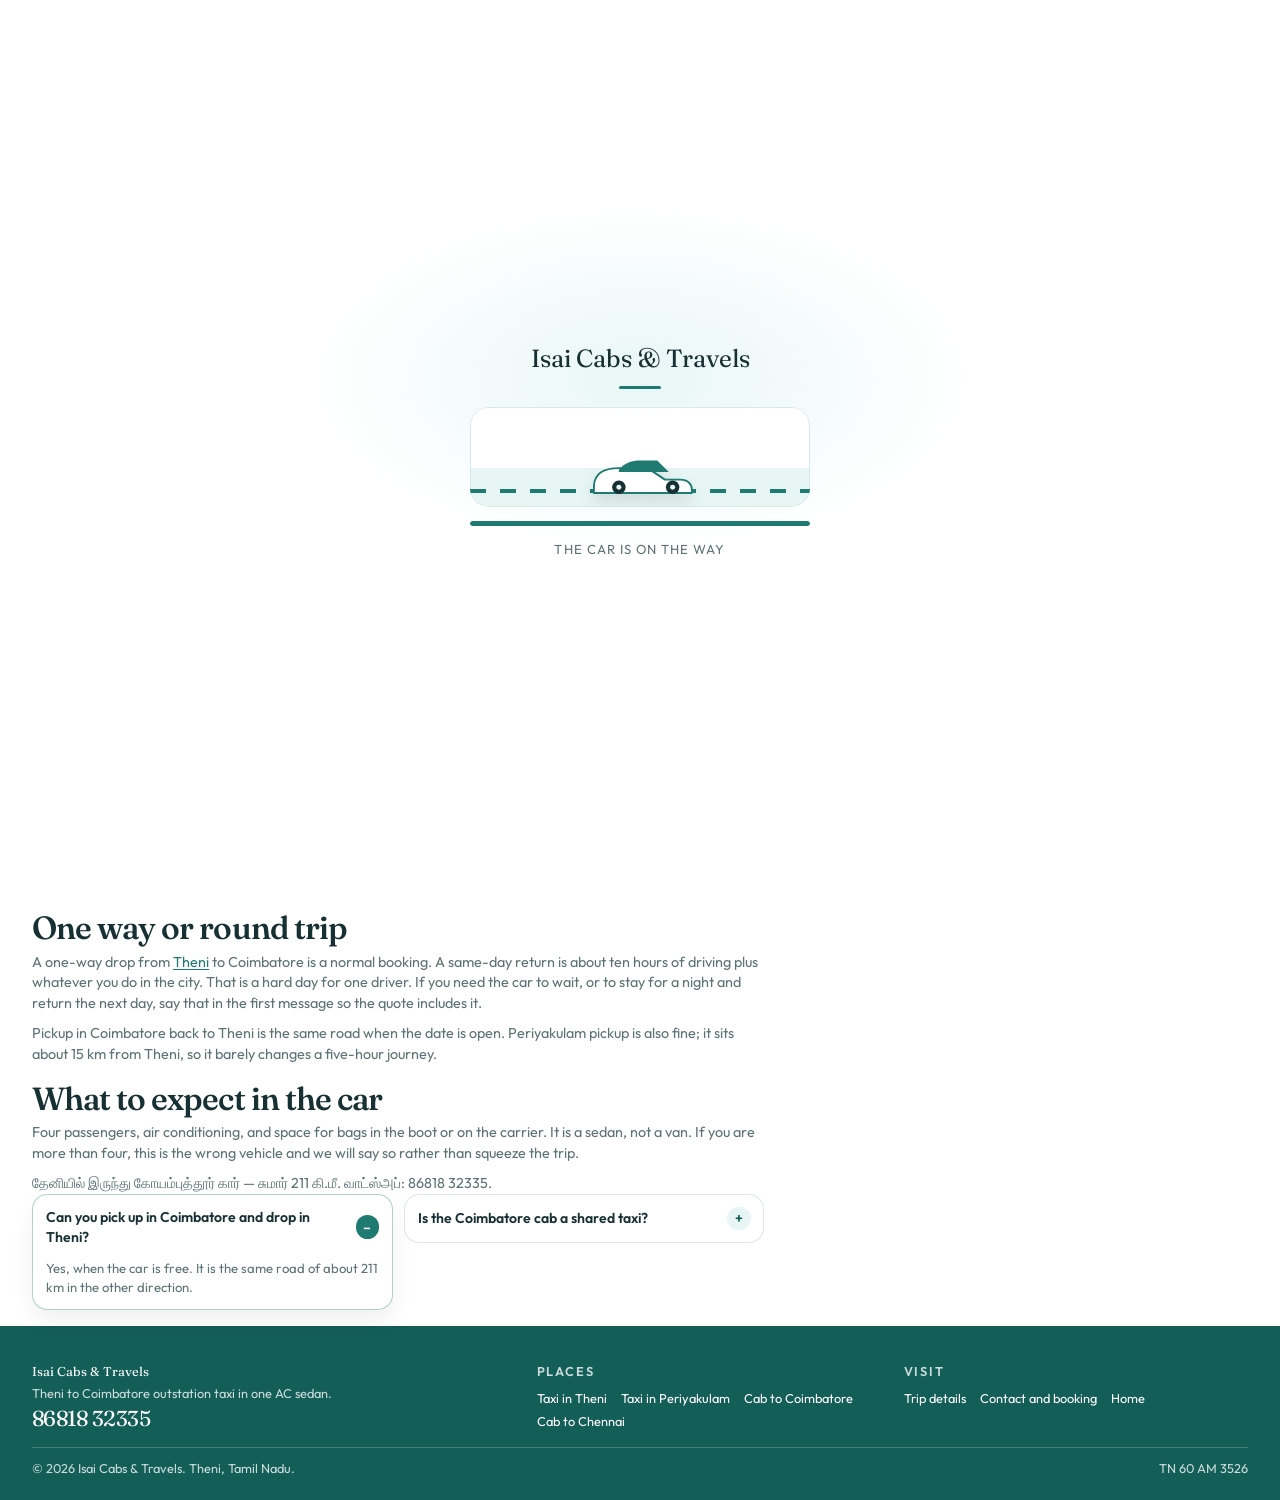
<file: cab-to-coimbatore.html>
<!DOCTYPE html>
<html lang="en-IN">
<head>
  <meta charset="utf-8">
  <meta name="viewport" content="width=device-width, initial-scale=1">
  <title>Coimbatore Cab from Theni | Outstation Taxi — Isai Cabs &amp; Travels</title>
  <meta name="description" content="Book a Coimbatore cab from Theni with Isai Cabs &amp; Travels. About 211 km and around 5 hours in a private AC Swift Dzire, including the airport on request. Call 86818 32335.">
  <meta name="robots" content="index,follow,max-image-preview:large">
  <meta name="theme-color" content="#1f7a72">
  <link rel="canonical" href="cab-to-coimbatore.html">
  <meta property="og:type" content="website">
  <meta property="og:title" content="Theni to Coimbatore cab — Isai Cabs &amp; Travels">
  <meta property="og:description" content="Private AC sedan from Theni to Coimbatore and Coimbatore airport. WhatsApp 86818 32335.">
  <meta property="og:image" content="images/trip-beach.png">
  <link rel="icon" href="favicon.svg" type="image/svg+xml">
  <link rel="manifest" href="site.webmanifest">
  <link rel="preconnect" href="https://fonts.googleapis.com">
  <link rel="preconnect" href="https://fonts.gstatic.com" crossorigin>
  <link href="https://fonts.googleapis.com/css2?family=Fraunces:opsz,wght@9..144,500;9..144,640&amp;family=Outfit:wght@400;500;600&amp;display=swap" rel="stylesheet">
  <link rel="stylesheet" href="css/styles.css">
  <script type="application/ld+json">
  {
    "@context": "https://schema.org",
    "@graph": [
      {
        "@type": "TaxiService",
        "name": "Isai Cabs & Travels",
        "telephone": "+918681832335",
        "areaServed": [
          { "@type": "City", "name": "Theni" },
          { "@type": "City", "name": "Coimbatore" }
        ]
      },
      {
        "@type": "BreadcrumbList",
        "itemListElement": [
          { "@type": "ListItem", "position": 1, "name": "Home", "item": "index.html" },
          { "@type": "ListItem", "position": 2, "name": "Cab to Coimbatore", "item": "cab-to-coimbatore.html" }
        ]
      },
      {
        "@type": "FAQPage",
        "mainEntity": [
          {
            "@type": "Question",
            "name": "Can you pick up in Coimbatore and drop in Theni?",
            "acceptedAnswer": { "@type": "Answer", "text": "Yes, when the car is free. It is the same road of about 211 km in the other direction." }
          },
          {
            "@type": "Question",
            "name": "Is the Coimbatore cab a shared taxi?",
            "acceptedAnswer": { "@type": "Answer", "text": "No. The Swift Dzire is reserved for your group for the booking you confirmed." }
          }
        ]
      }
    ]
  }
  </script>
</head>
<body>
  <div class="cab-loader" role="status" aria-label="Isai Cabs and Travels is loading">
    <div class="cab-loader-stage">
      <p class="cab-loader-name">Isai Cabs &amp; Travels</p>
      <div class="cab-scene" aria-hidden="true">
        <div class="cab-lane">
          <svg class="cab-car" viewBox="0 0 140 56" fill="none">
            <path d="M22 40c1-14 12-18 26-18h30l18 12h16c8 0 12 5 12 10v4H22z" fill="#ffffff" stroke="#1f7a72" stroke-width="2" stroke-linejoin="round"></path>
            <path d="M48 24c6-8 14-10 22-10h18l12 12H48z" fill="#1f7a72"></path>
            <circle cx="48" cy="42" r="7" fill="#173033"></circle>
            <circle cx="48" cy="42" r="2.6" fill="#e7f6f5"></circle>
            <circle cx="104" cy="42" r="7" fill="#173033"></circle>
            <circle cx="104" cy="42" r="2.6" fill="#e7f6f5"></circle>
          </svg>
        </div>
        <div class="cab-track"><span></span></div>
      </div>
      <p class="cab-loader-note">The car is on the way</p>
    </div>
  </div>
  <div class="scroll-progress" aria-hidden="true"><span></span></div>
  <a class="skip" href="#main">Skip to content</a>
  <header class="site-header">
    <div class="header-inner">
      <a class="brand" href="index.html">
        <span class="brand-mark" aria-hidden="true">
          <svg viewBox="0 0 36 36" fill="none"><circle cx="18" cy="18" r="16" stroke="#8d4e32" stroke-width="1.4"></circle><path d="M8 23h20M11.2 23l1.5-4.1h10.6L24.8 23" stroke="#221c17" stroke-width="1.5" stroke-linejoin="round"></path><circle cx="13.4" cy="23" r="1.45" fill="#221c17"></circle><circle cx="22.6" cy="23" r="1.45" fill="#221c17"></circle><path d="M14.2 18.9h5.4" stroke="#8d4e32" stroke-width="1.5" stroke-linecap="round"></path></svg>
        </span>
        <span><strong>Isai Cabs &amp; Travels</strong><small>Theni · Tamil Nadu</small></span>
      </a>
      <button class="nav-toggle" type="button" aria-expanded="false" aria-controls="site-nav" aria-label="Open menu"><span class="label-open">Menu</span><span class="label-close">Close</span></button>
</div>
  </header>
  <nav id="site-nav" class="site-nav" aria-label="Primary">
<a href="index.html"><svg class="nav-ico" viewBox="0 0 24 24" fill="none" stroke="currentColor" stroke-width="1.7" aria-hidden="true"><path d="M4 10.5 12 4l8 6.5V20a1 1 0 0 1-1 1h-5v-6H10v6H5a1 1 0 0 1-1-1z"></path></svg>Home</a>
        <a href="index.html#car"><svg class="nav-ico" viewBox="0 0 24 24" fill="none" stroke="currentColor" stroke-width="1.7" aria-hidden="true"><path d="M4 15h16M6.2 15l1.4-4h8.8l1.4 4M8.4 11h5.2"></path><circle cx="7.2" cy="15.6" r="1.3" fill="currentColor" stroke="none"></circle><circle cx="16.8" cy="15.6" r="1.3" fill="currentColor" stroke="none"></circle></svg>The car</a>
        <a href="trips.html"><svg class="nav-ico" viewBox="0 0 24 24" fill="none" stroke="currentColor" stroke-width="1.7" aria-hidden="true"><path d="M4 7h16M4 12h10M4 17h16"></path></svg>Trips</a>
        <a href="taxi-in-theni.html"><svg class="nav-ico" viewBox="0 0 24 24" fill="none" stroke="currentColor" stroke-width="1.7" aria-hidden="true"><path d="M12 21s6-5.2 6-10a6 6 0 1 0-12 0c0 4.8 6 10 6 10z"></path><circle cx="12" cy="11" r="1.5" fill="currentColor" stroke="none"></circle></svg>Theni</a>
        <a href="taxi-in-periyakulam.html"><svg class="nav-ico" viewBox="0 0 24 24" fill="none" stroke="currentColor" stroke-width="1.7" aria-hidden="true"><path d="M12 21s6-5.2 6-10a6 6 0 1 0-12 0c0 4.8 6 10 6 10z"></path><circle cx="12" cy="11" r="1.5" fill="currentColor" stroke="none"></circle></svg>Periyakulam</a>
        <a class="is-active" href="cab-to-coimbatore.html" aria-current="page"><svg class="nav-ico" viewBox="0 0 24 24" fill="none" stroke="currentColor" stroke-width="1.7" aria-hidden="true"><path d="M12 21s6-5.2 6-10a6 6 0 1 0-12 0c0 4.8 6 10 6 10z"></path><circle cx="12" cy="11" r="1.5" fill="currentColor" stroke="none"></circle></svg>Coimbatore</a>
        <a href="cab-to-chennai.html"><svg class="nav-ico" viewBox="0 0 24 24" fill="none" stroke="currentColor" stroke-width="1.7" aria-hidden="true"><path d="M12 21s6-5.2 6-10a6 6 0 1 0-12 0c0 4.8 6 10 6 10z"></path><circle cx="12" cy="11" r="1.5" fill="currentColor" stroke="none"></circle></svg>Chennai</a>
        <a class="nav-cta" href="contact.html"><svg class="nav-ico" viewBox="0 0 24 24" fill="none" stroke="currentColor" stroke-width="1.7" aria-hidden="true"><path d="M7 4h10a1 1 0 0 1 1 1v15l-6-3-6 3V5a1 1 0 0 1 1-1z"></path></svg>Book</a>
  </nav>
  <main id="main">
    <section class="page-hero">
      <div class="wrap">
        <p class="crumbs"><a href="index.html">Home</a> <span aria-hidden="true">/</span> <span>Coimbatore</span></p>
        <p class="eyebrow">About 211 km · around 5 hours</p>
        <h1>Cab from Theni to Coimbatore</h1>
        <p class="lede">About 211 km, around 5 hours, via Palani and Udumalpet. Not a shared taxi.</p>
        <div class="hero-actions">
          <a class="btn btn-whatsapp" href="https://wa.me/918681832335?text=Hello%20Isai%20Cabs%20%26%20Travels%2C%20please%20share%20the%20fare%20for%20Theni%20to%20Coimbatore.">Ask the Coimbatore fare</a>
          <a class="btn btn-solid" href="tel:+918681832335">Call 86818 32335</a>
        </div>
      </div>
    </section>
    <section class="wrap layout">
      <article class="prose">
        <figure class="frame reveal">
          <img src="images/trip-beach.png" width="640" height="640" alt="Isai Cabs &amp; Travels Swift Dzire loaded with luggage for an outstation trip" loading="lazy">
          <figcaption>Roof carrier for a long day. The same car does the Coimbatore run.</figcaption>
        </figure>
        <h2>Where the car drops in Coimbatore</h2>
        <p>Hotels, house addresses, Gandhipuram, the railway stations and Coimbatore International Airport can all be the last stop. A pin in WhatsApp is better than a neighbourhood name. If you have a flight, leave more than the five-hour clear-road estimate. Traffic at either end, and a tea stop, belong in the plan.</p>
        <h2>One way or round trip</h2>
        <p>A one-way drop from <a href="taxi-in-theni.html">Theni</a> to Coimbatore is a normal booking. A same-day return is about ten hours of driving plus whatever you do in the city. That is a hard day for one driver. If you need the car to wait, or to stay for a night and return the next day, say that in the first message so the quote includes it.</p>
        <p>Pickup in Coimbatore back to Theni is the same road when the date is open. Periyakulam pickup is also fine; it sits about 15 km from Theni, so it barely changes a five-hour journey.</p>
        <h2>What to expect in the car</h2>
        <p>Four passengers, air conditioning, and space for bags in the boot or on the carrier. It is a sedan, not a van. If you are more than four, this is the wrong vehicle and we will say so rather than squeeze the trip.</p>
        <p lang="ta">தேனியில் இருந்து கோயம்புத்தூர் கார் — சுமார் 211 கி.மீ. வாட்ஸ்அப்: 86818 32335.</p>
        <div class="faq">
          <details class="faq-item" open>
            <summary>Can you pick up in Coimbatore and drop in Theni?</summary>
            <p>Yes, when the car is free. It is the same road of about 211 km in the other direction.</p>
          </details>
          <details class="faq-item">
            <summary>Is the Coimbatore cab a shared taxi?</summary>
            <p>No. The Swift Dzire is reserved for your group for the booking you confirmed.</p>
          </details>
        </div>
      </article>
      <aside class="book-card aside-card reveal">
        <p class="kicker">Coimbatore run</p>
        <h2>Ask before you fix the flight</h2>
        <a class="phone-link" href="tel:+918681832335">86818 32335</a>
        <p>Send the flight or train time, pickup address, and whether anyone needs a night halt.</p>
        <a class="btn btn-whatsapp" href="https://wa.me/918681832335?text=Hello%20Isai%20Cabs%20%26%20Travels%2C%20please%20share%20the%20fare%20for%20Coimbatore.">WhatsApp the details</a>
      </aside>
    </section>
  </main>
  <footer class="site-footer">
    <div class="wrap footer-grid">
      <div>
        <p class="brand-lockup">Isai Cabs &amp; Travels</p>
        <p>Theni to Coimbatore outstation taxi in one AC sedan.</p>
        <a class="phone-link" href="tel:+918681832335">86818 32335</a>
      </div>
      <div>
        <p class="footer-label">Places</p>
        <a href="taxi-in-theni.html">Taxi in Theni</a>
        <a href="taxi-in-periyakulam.html">Taxi in Periyakulam</a>
        <a href="cab-to-coimbatore.html">Cab to Coimbatore</a>
        <a href="cab-to-chennai.html">Cab to Chennai</a>
      </div>
      <div>
        <p class="footer-label">Visit</p>
        <a href="trips.html">Trip details</a>
        <a href="contact.html">Contact and booking</a>
        <a href="index.html">Home</a>
      </div>
    </div>
    <div class="wrap footer-base">
      <p>© <span id="year">2026</span> Isai Cabs &amp; Travels. Theni, Tamil Nadu.</p>
      <p>TN 60 AM 3526</p>
    </div>
  </footer>
  <a class="wa-float" href="https://wa.me/918681832335?text=Hello%20Isai%20Cabs%20%26%20Travels%2C%20please%20share%20the%20fare%20for%20Theni%20to%20Coimbatore." aria-label="Chat with Isai Cabs &amp; Travels on WhatsApp">
    <svg viewBox="0 0 24 24" aria-hidden="true"><path d="M20.5 3.5A11 11 0 0 0 2.1 16.8L1 22.2l5.5-1.1A11 11 0 0 0 20.5 3.5zm-8.5 17a9.1 9.1 0 0 1-4.6-1.3l-.3-.2-3.3.7.7-3.2-.2-.3A9.1 9.1 0 1 1 12 20.5zm5-6.8c-.3-.1-1.6-.8-1.8-.9s-.4-.1-.6.1-.7.9-.8 1-.3.2-.6.1a7.4 7.4 0 0 1-2.2-1.4 8.2 8.2 0 0 1-1.5-1.9c-.2-.3 0-.4.1-.6l.4-.5.2-.3a.5.5 0 0 0 0-.5c0-.1-.6-1.4-.8-1.9s-.4-.4-.6-.4h-.5a1 1 0 0 0-.7.3 3 3 0 0 0-.9 2.2 5.2 5.2 0 0 0 1.1 2.8 11.8 11.8 0 0 0 4.5 4 15 15 0 0 0 1.5.5 3.6 3.6 0 0 0 1.7.1 2.7 2.7 0 0 0 1.8-1.3 2.2 2.2 0 0 0 .2-1.3c-.1-.1-.3-.2-.6-.3z"></path></svg>
    WhatsApp
  </a>
  <nav class="dock" aria-label="App">
    <a class="dock-home" href="index.html"><svg viewBox="0 0 24 24" fill="none" stroke="currentColor" stroke-width="1.8" aria-hidden="true"><path d="M4 10.5 12 4l8 6.5V20a1 1 0 0 1-1 1h-5v-6H10v6H5a1 1 0 0 1-1-1z"></path></svg>Home</a>
    <a class="dock-trips" href="trips.html"><svg viewBox="0 0 24 24" fill="none" stroke="currentColor" stroke-width="1.8" aria-hidden="true"><path d="M4 7h16M4 12h10M4 17h16"></path></svg>Trips</a>
    <a class="dock-book" href="contact.html"><svg viewBox="0 0 24 24" fill="none" stroke="currentColor" stroke-width="1.8" aria-hidden="true"><path d="M7 4h10a1 1 0 0 1 1 1v15l-6-3-6 3V5a1 1 0 0 1 1-1z"></path></svg>Book</a>
    <a class="dock-go" href="https://wa.me/918681832335?text=Hello%20Isai%20Cabs%20%26%20Travels%2C%20I%20want%20to%20book%20the%20car."><svg viewBox="0 0 24 24" fill="currentColor" aria-hidden="true"><path d="M20.5 3.5A11 11 0 0 0 2.1 16.8L1 22.2l5.5-1.1A11 11 0 0 0 20.5 3.5z"></path></svg>Chat</a>
  </nav>
  <script src="js/main.js"></script>
</body>
</html>
</file>
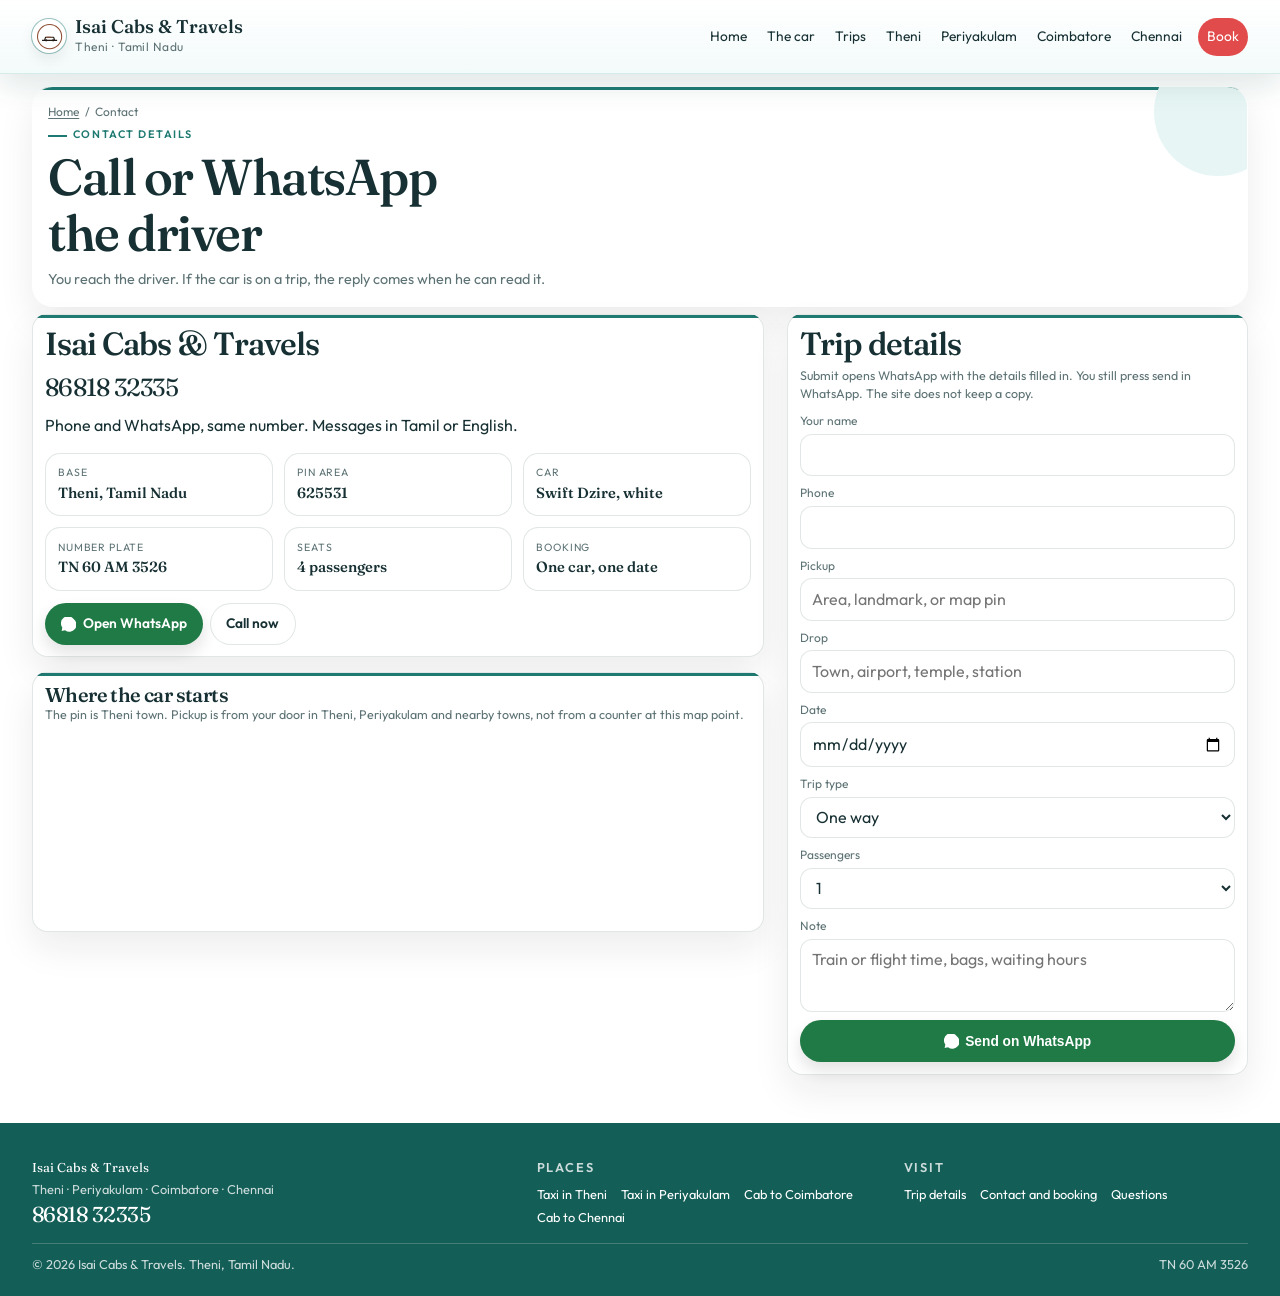
<file: contact.html>
<!DOCTYPE html>
<html lang="en-IN">
<head>
  <meta charset="utf-8">
  <meta name="viewport" content="width=device-width, initial-scale=1">
  <title>Book a Cab | Call or WhatsApp 86818 32335 — Isai Cabs &amp; Travels</title>
  <meta name="description" content="Contact Isai Cabs &amp; Travels in Theni. Call or WhatsApp 86818 32335 for a taxi to Periyakulam, Coimbatore, Chennai, Madurai, Palani or Kodaikanal. One AC Swift Dzire.">
  <meta name="robots" content="index,follow">
  <meta name="theme-color" content="#1f7a72">
  <link rel="canonical" href="contact.html">
  <meta property="og:title" content="Contact Isai Cabs &amp; Travels">
  <meta property="og:description" content="Call or WhatsApp 86818 32335. Theni-based AC taxi for outstation trips.">
  <meta property="og:image" content="images/car-garland.png">
  <link rel="icon" href="favicon.svg" type="image/svg+xml">
  <link rel="manifest" href="site.webmanifest">
  <link rel="preconnect" href="https://fonts.googleapis.com">
  <link rel="preconnect" href="https://fonts.gstatic.com" crossorigin>
  <link href="https://fonts.googleapis.com/css2?family=Fraunces:opsz,wght@9..144,500;9..144,640&amp;family=Outfit:wght@400;500;600&amp;display=swap" rel="stylesheet">
  <link rel="stylesheet" href="css/styles.css">
  <script type="application/ld+json">
  {
    "@context": "https://schema.org",
    "@type": "TaxiService",
    "name": "Isai Cabs & Travels",
    "telephone": "+918681832335",
    "image": "images/car-garland.png",
    "address": {
      "@type": "PostalAddress",
      "addressLocality": "Theni",
      "addressRegion": "Tamil Nadu",
      "postalCode": "625531",
      "addressCountry": "IN"
    },
    "geo": {
      "@type": "GeoCoordinates",
      "latitude": 10.0104,
      "longitude": 77.4768
    }
  }
  </script>
</head>
<body>
  <div class="cab-loader" role="status" aria-label="Isai Cabs and Travels is loading">
    <div class="cab-loader-stage">
      <p class="cab-loader-name">Isai Cabs &amp; Travels</p>
      <div class="cab-scene" aria-hidden="true">
        <div class="cab-lane">
          <svg class="cab-car" viewBox="0 0 140 56" fill="none">
            <path d="M22 40c1-14 12-18 26-18h30l18 12h16c8 0 12 5 12 10v4H22z" fill="#ffffff" stroke="#1f7a72" stroke-width="2" stroke-linejoin="round"></path>
            <path d="M48 24c6-8 14-10 22-10h18l12 12H48z" fill="#1f7a72"></path>
            <circle cx="48" cy="42" r="7" fill="#173033"></circle>
            <circle cx="48" cy="42" r="2.6" fill="#e7f6f5"></circle>
            <circle cx="104" cy="42" r="7" fill="#173033"></circle>
            <circle cx="104" cy="42" r="2.6" fill="#e7f6f5"></circle>
          </svg>
        </div>
        <div class="cab-track"><span></span></div>
      </div>
      <p class="cab-loader-note">The car is on the way</p>
    </div>
  </div>
  <div class="scroll-progress" aria-hidden="true"><span></span></div>
  <a class="skip" href="#main">Skip to content</a>
  <header class="site-header">
    <div class="header-inner">
      <a class="brand" href="index.html">
        <span class="brand-mark" aria-hidden="true">
          <svg viewBox="0 0 36 36" fill="none"><circle cx="18" cy="18" r="16" stroke="#8d4e32" stroke-width="1.4"></circle><path d="M8 23h20M11.2 23l1.5-4.1h10.6L24.8 23" stroke="#221c17" stroke-width="1.5" stroke-linejoin="round"></path><circle cx="13.4" cy="23" r="1.45" fill="#221c17"></circle><circle cx="22.6" cy="23" r="1.45" fill="#221c17"></circle><path d="M14.2 18.9h5.4" stroke="#8d4e32" stroke-width="1.5" stroke-linecap="round"></path></svg>
        </span>
        <span><strong>Isai Cabs &amp; Travels</strong><small>Theni · Tamil Nadu</small></span>
      </a>
      <button class="nav-toggle" type="button" aria-expanded="false" aria-controls="site-nav" aria-label="Open menu"><span class="label-open">Menu</span><span class="label-close">Close</span></button>
</div>
  </header>
  <nav id="site-nav" class="site-nav" aria-label="Primary">
<a href="index.html"><svg class="nav-ico" viewBox="0 0 24 24" fill="none" stroke="currentColor" stroke-width="1.7" aria-hidden="true"><path d="M4 10.5 12 4l8 6.5V20a1 1 0 0 1-1 1h-5v-6H10v6H5a1 1 0 0 1-1-1z"></path></svg>Home</a>
        <a href="index.html#car"><svg class="nav-ico" viewBox="0 0 24 24" fill="none" stroke="currentColor" stroke-width="1.7" aria-hidden="true"><path d="M4 15h16M6.2 15l1.4-4h8.8l1.4 4M8.4 11h5.2"></path><circle cx="7.2" cy="15.6" r="1.3" fill="currentColor" stroke="none"></circle><circle cx="16.8" cy="15.6" r="1.3" fill="currentColor" stroke="none"></circle></svg>The car</a>
        <a href="trips.html"><svg class="nav-ico" viewBox="0 0 24 24" fill="none" stroke="currentColor" stroke-width="1.7" aria-hidden="true"><path d="M4 7h16M4 12h10M4 17h16"></path></svg>Trips</a>
        <a href="taxi-in-theni.html"><svg class="nav-ico" viewBox="0 0 24 24" fill="none" stroke="currentColor" stroke-width="1.7" aria-hidden="true"><path d="M12 21s6-5.2 6-10a6 6 0 1 0-12 0c0 4.8 6 10 6 10z"></path><circle cx="12" cy="11" r="1.5" fill="currentColor" stroke="none"></circle></svg>Theni</a>
        <a href="taxi-in-periyakulam.html"><svg class="nav-ico" viewBox="0 0 24 24" fill="none" stroke="currentColor" stroke-width="1.7" aria-hidden="true"><path d="M12 21s6-5.2 6-10a6 6 0 1 0-12 0c0 4.8 6 10 6 10z"></path><circle cx="12" cy="11" r="1.5" fill="currentColor" stroke="none"></circle></svg>Periyakulam</a>
        <a href="cab-to-coimbatore.html"><svg class="nav-ico" viewBox="0 0 24 24" fill="none" stroke="currentColor" stroke-width="1.7" aria-hidden="true"><path d="M12 21s6-5.2 6-10a6 6 0 1 0-12 0c0 4.8 6 10 6 10z"></path><circle cx="12" cy="11" r="1.5" fill="currentColor" stroke="none"></circle></svg>Coimbatore</a>
        <a href="cab-to-chennai.html"><svg class="nav-ico" viewBox="0 0 24 24" fill="none" stroke="currentColor" stroke-width="1.7" aria-hidden="true"><path d="M12 21s6-5.2 6-10a6 6 0 1 0-12 0c0 4.8 6 10 6 10z"></path><circle cx="12" cy="11" r="1.5" fill="currentColor" stroke="none"></circle></svg>Chennai</a>
        <a class="nav-cta is-active" href="contact.html" aria-current="page"><svg class="nav-ico" viewBox="0 0 24 24" fill="none" stroke="currentColor" stroke-width="1.7" aria-hidden="true"><path d="M7 4h10a1 1 0 0 1 1 1v15l-6-3-6 3V5a1 1 0 0 1 1-1z"></path></svg>Book</a>
  </nav>
  <main id="main">
    <section class="page-hero">
      <div class="wrap">
        <p class="crumbs"><a href="index.html">Home</a> <span aria-hidden="true">/</span> <span>Contact</span></p>
        <p class="eyebrow">Contact details</p>
        <h1>Call or WhatsApp the driver</h1>
        <p class="lede">You reach the driver. If the car is on a trip, the reply comes when he can read it.</p>
      </div>
    </section>
    <section class="wrap contact-grid" style="padding-bottom: 3rem;">
      <div class="reveal">
        <div class="book-card">
          <h2>Isai Cabs &amp; Travels</h2>
          <a class="phone-link" href="tel:+918681832335">86818 32335</a>
          <p>Phone and WhatsApp, same number. Messages in Tamil or English.</p>
          <div class="spec-grid" style="margin-top: 1rem;">
            <button class="spec-box" type="button" aria-pressed="false"><span>Base</span><strong>Theni, Tamil Nadu</strong></button>
            <button class="spec-box" type="button" aria-pressed="false"><span>PIN area</span><strong>625531</strong></button>
            <button class="spec-box" type="button" aria-pressed="false"><span>Car</span><strong>Swift Dzire, white</strong></button>
            <button class="spec-box" type="button" aria-pressed="false"><span>Number plate</span><strong>TN 60 AM 3526</strong></button>
            <button class="spec-box" type="button" aria-pressed="false"><span>Seats</span><strong>4 passengers</strong></button>
            <button class="spec-box" type="button" aria-pressed="false"><span>Booking</span><strong>One car, one date</strong></button>
          </div>
          <div class="button-row">
            <a class="btn btn-whatsapp" href="https://wa.me/918681832335?text=Hello%20Isai%20Cabs%20%26%20Travels%2C%20I%20want%20to%20book%20the%20car.">Open WhatsApp</a>
            <a class="btn btn-ghost" href="tel:+918681832335">Call now</a>
          </div>
        </div>
        <div class="book-card" style="margin-top: 0.9rem;">
          <h3>Where the car starts</h3>
          <p class="form-note">The pin is Theni town. Pickup is from your door in Theni, Periyakulam and nearby towns, not from a counter at this map point.</p>
          <iframe class="map-frame" title="Map of Theni, Tamil Nadu" loading="lazy" referrerpolicy="no-referrer" src="https://www.openstreetmap.org/export/embed.html?bbox=77.42%2C9.97%2C77.53%2C10.05&amp;layer=mapnik&amp;marker=10.0104%2C77.4768"></iframe>
        </div>
      </div>
      <form class="book-form book-card reveal" id="book-form" style="--d: 80ms">
        <h2>Trip details</h2>
        <p class="form-note">Submit opens WhatsApp with the details filled in. You still press send in WhatsApp. The site does not keep a copy.</p>
        <label class="field"><span>Your name</span><input name="name" required autocomplete="name"></label>
        <label class="field"><span>Phone</span><input name="phone" type="tel" required autocomplete="tel" inputmode="tel"></label>
        <label class="field"><span>Pickup</span><input name="from" required placeholder="Area, landmark, or map pin"></label>
        <label class="field"><span>Drop</span><input name="to" required placeholder="Town, airport, temple, station"></label>
        <label class="field"><span>Date</span><input name="date" type="date" required></label>
        <label class="field"><span>Trip type</span>
          <select name="trip" required>
            <option>One way</option>
            <option>Round trip</option>
            <option>Local / hourly in Theni</option>
            <option>Airport pickup or drop</option>
            <option>Temple trip</option>
          </select>
        </label>
        <label class="field"><span>Passengers</span>
          <select name="passengers" required>
            <option>1</option>
            <option>2</option>
            <option>3</option>
            <option>4</option>
          </select>
        </label>
        <label class="field"><span>Note</span><textarea name="note" placeholder="Train or flight time, bags, waiting hours"></textarea></label>
        <button class="btn btn-whatsapp" type="submit">Send on WhatsApp</button>
      </form>
    </section>
  </main>
  <footer class="site-footer">
    <div class="wrap footer-grid">
      <div>
        <p class="brand-lockup">Isai Cabs &amp; Travels</p>
        <p>Theni · Periyakulam · Coimbatore · Chennai</p>
        <a class="phone-link" href="tel:+918681832335">86818 32335</a>
      </div>
      <div>
        <p class="footer-label">Places</p>
        <a href="taxi-in-theni.html">Taxi in Theni</a>
        <a href="taxi-in-periyakulam.html">Taxi in Periyakulam</a>
        <a href="cab-to-coimbatore.html">Cab to Coimbatore</a>
        <a href="cab-to-chennai.html">Cab to Chennai</a>
      </div>
      <div>
        <p class="footer-label">Visit</p>
        <a href="trips.html">Trip details</a>
        <a href="contact.html">Contact and booking</a>
        <a href="index.html#faq">Questions</a>
      </div>
    </div>
    <div class="wrap footer-base">
      <p>© <span id="year">2026</span> Isai Cabs &amp; Travels. Theni, Tamil Nadu.</p>
      <p>TN 60 AM 3526</p>
    </div>
  </footer>
  <a class="wa-float" href="https://wa.me/918681832335?text=Hello%20Isai%20Cabs%20%26%20Travels%2C%20I%20want%20to%20book%20the%20car." aria-label="Chat with Isai Cabs &amp; Travels on WhatsApp">
    <svg viewBox="0 0 24 24" aria-hidden="true"><path d="M20.5 3.5A11 11 0 0 0 2.1 16.8L1 22.2l5.5-1.1A11 11 0 0 0 20.5 3.5zm-8.5 17a9.1 9.1 0 0 1-4.6-1.3l-.3-.2-3.3.7.7-3.2-.2-.3A9.1 9.1 0 1 1 12 20.5zm5-6.8c-.3-.1-1.6-.8-1.8-.9s-.4-.1-.6.1-.7.9-.8 1-.3.2-.6.1a7.4 7.4 0 0 1-2.2-1.4 8.2 8.2 0 0 1-1.5-1.9c-.2-.3 0-.4.1-.6l.4-.5.2-.3a.5.5 0 0 0 0-.5c0-.1-.6-1.4-.8-1.9s-.4-.4-.6-.4h-.5a1 1 0 0 0-.7.3 3 3 0 0 0-.9 2.2 5.2 5.2 0 0 0 1.1 2.8 11.8 11.8 0 0 0 4.5 4 15 15 0 0 0 1.5.5 3.6 3.6 0 0 0 1.7.1 2.7 2.7 0 0 0 1.8-1.3 2.2 2.2 0 0 0 .2-1.3c-.1-.1-.3-.2-.6-.3z"></path></svg>
    WhatsApp
  </a>
  <nav class="dock" aria-label="App">
    <a class="dock-home" href="index.html">
      <svg viewBox="0 0 24 24" fill="none" stroke="currentColor" stroke-width="1.8" aria-hidden="true"><path d="M4 10.5 12 4l8 6.5V20a1 1 0 0 1-1 1h-5v-6H10v6H5a1 1 0 0 1-1-1z"></path></svg>
      Home
    </a>
    <a class="dock-trips" href="trips.html">
      <svg viewBox="0 0 24 24" fill="none" stroke="currentColor" stroke-width="1.8" aria-hidden="true"><path d="M4 7h16M4 12h10M4 17h16"></path></svg>
      Trips
    </a>
    <a class="dock-book is-active" href="contact.html" aria-current="page">
      <svg viewBox="0 0 24 24" fill="none" stroke="currentColor" stroke-width="1.8" aria-hidden="true"><path d="M7 4h10a1 1 0 0 1 1 1v15l-6-3-6 3V5a1 1 0 0 1 1-1z"></path></svg>
      Book
    </a>
    <a class="dock-go" href="https://wa.me/918681832335?text=Hello%20Isai%20Cabs%20%26%20Travels%2C%20I%20want%20to%20book%20the%20car.">
      <svg viewBox="0 0 24 24" fill="currentColor" aria-hidden="true"><path d="M20.5 3.5A11 11 0 0 0 2.1 16.8L1 22.2l5.5-1.1A11 11 0 0 0 20.5 3.5z"></path></svg>
      Chat
    </a>
  </nav>
  <script src="js/main.js"></script>
</body>
</html>
</file>
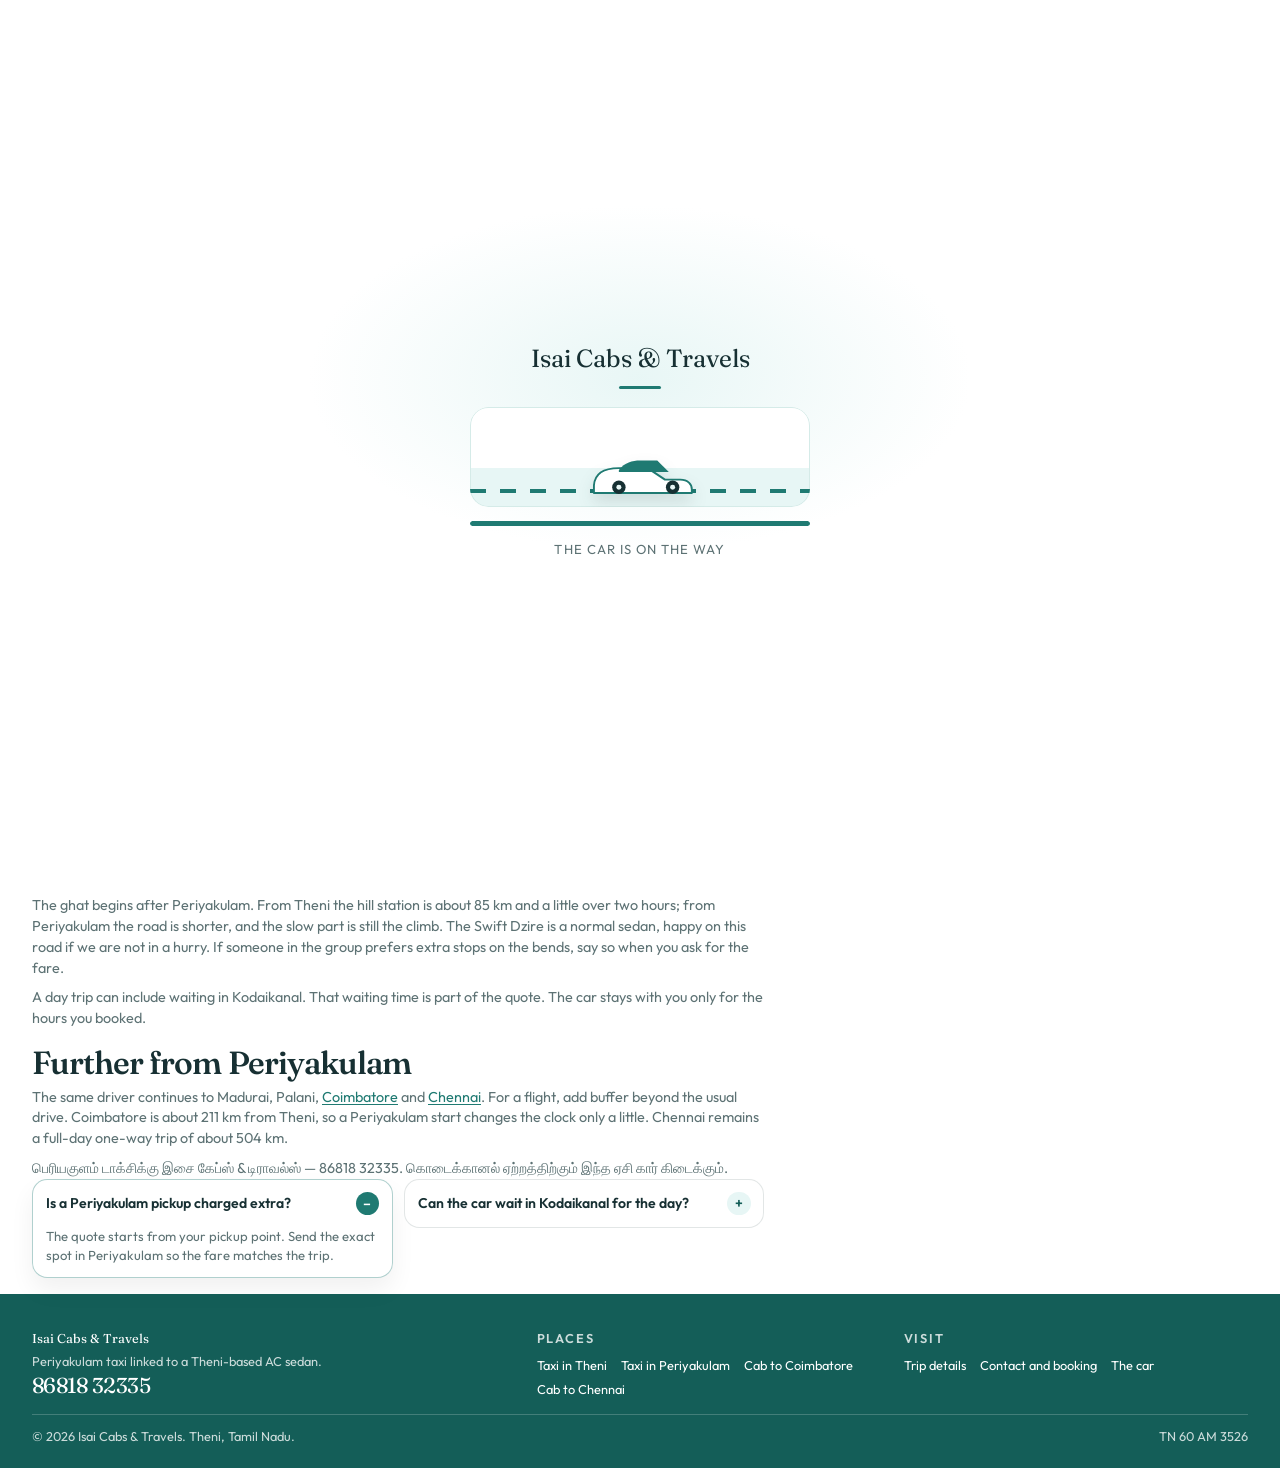
<file: taxi-in-periyakulam.html>
<!DOCTYPE html>
<html lang="en-IN">
<head>
  <meta charset="utf-8">
  <meta name="viewport" content="width=device-width, initial-scale=1">
  <title>Taxi in Periyakulam | Cab to Theni and Kodaikanal — Isai Cabs &amp; Travels</title>
  <meta name="description" content="Taxi in Periyakulam from Isai Cabs &amp; Travels. About 15 km from Theni, with the same AC Dzire for Kodaikanal, Madurai and Coimbatore. WhatsApp 86818 32335.">
  <meta name="robots" content="index,follow,max-image-preview:large">
  <meta name="geo.region" content="IN-TN">
  <meta name="geo.placename" content="Periyakulam">
  <meta name="theme-color" content="#1f7a72">
  <link rel="canonical" href="taxi-in-periyakulam.html">
  <meta property="og:type" content="website">
  <meta property="og:title" content="Taxi in Periyakulam — Isai Cabs &amp; Travels">
  <meta property="og:description" content="Periyakulam pickup for Theni, Kodaikanal and outstation. Call 86818 32335.">
  <meta property="og:image" content="images/car-front-garden.jpg">
  <link rel="icon" href="favicon.svg" type="image/svg+xml">
  <link rel="manifest" href="site.webmanifest">
  <link rel="preconnect" href="https://fonts.googleapis.com">
  <link rel="preconnect" href="https://fonts.gstatic.com" crossorigin>
  <link href="https://fonts.googleapis.com/css2?family=Fraunces:opsz,wght@9..144,500;9..144,640&amp;family=Outfit:wght@400;500;600&amp;display=swap" rel="stylesheet">
  <link rel="stylesheet" href="css/styles.css">
  <script type="application/ld+json">
  {
    "@context": "https://schema.org",
    "@graph": [
      {
        "@type": "TaxiService",
        "name": "Isai Cabs & Travels",
        "telephone": "+918681832335",
        "areaServed": { "@type": "City", "name": "Periyakulam" },
        "address": {
          "@type": "PostalAddress",
          "addressLocality": "Theni",
          "addressRegion": "Tamil Nadu",
          "addressCountry": "IN"
        }
      },
      {
        "@type": "BreadcrumbList",
        "itemListElement": [
          { "@type": "ListItem", "position": 1, "name": "Home", "item": "index.html" },
          { "@type": "ListItem", "position": 2, "name": "Taxi in Periyakulam", "item": "taxi-in-periyakulam.html" }
        ]
      },
      {
        "@type": "FAQPage",
        "mainEntity": [
          {
            "@type": "Question",
            "name": "Is a Periyakulam pickup charged extra?",
            "acceptedAnswer": { "@type": "Answer", "text": "The quote starts from your pickup point. Send the exact spot in Periyakulam so the fare matches the trip." }
          },
          {
            "@type": "Question",
            "name": "Can the car wait in Kodaikanal for the day?",
            "acceptedAnswer": { "@type": "Answer", "text": "Yes, if the date is free. A round trip with waiting is quoted to include that waiting time." }
          }
        ]
      }
    ]
  }
  </script>
</head>
<body>
  <div class="cab-loader" role="status" aria-label="Isai Cabs and Travels is loading">
    <div class="cab-loader-stage">
      <p class="cab-loader-name">Isai Cabs &amp; Travels</p>
      <div class="cab-scene" aria-hidden="true">
        <div class="cab-lane">
          <svg class="cab-car" viewBox="0 0 140 56" fill="none">
            <path d="M22 40c1-14 12-18 26-18h30l18 12h16c8 0 12 5 12 10v4H22z" fill="#ffffff" stroke="#1f7a72" stroke-width="2" stroke-linejoin="round"></path>
            <path d="M48 24c6-8 14-10 22-10h18l12 12H48z" fill="#1f7a72"></path>
            <circle cx="48" cy="42" r="7" fill="#173033"></circle>
            <circle cx="48" cy="42" r="2.6" fill="#e7f6f5"></circle>
            <circle cx="104" cy="42" r="7" fill="#173033"></circle>
            <circle cx="104" cy="42" r="2.6" fill="#e7f6f5"></circle>
          </svg>
        </div>
        <div class="cab-track"><span></span></div>
      </div>
      <p class="cab-loader-note">The car is on the way</p>
    </div>
  </div>
  <div class="scroll-progress" aria-hidden="true"><span></span></div>
  <a class="skip" href="#main">Skip to content</a>
  <header class="site-header">
    <div class="header-inner">
      <a class="brand" href="index.html">
        <span class="brand-mark" aria-hidden="true">
          <svg viewBox="0 0 36 36" fill="none"><circle cx="18" cy="18" r="16" stroke="#8d4e32" stroke-width="1.4"></circle><path d="M8 23h20M11.2 23l1.5-4.1h10.6L24.8 23" stroke="#221c17" stroke-width="1.5" stroke-linejoin="round"></path><circle cx="13.4" cy="23" r="1.45" fill="#221c17"></circle><circle cx="22.6" cy="23" r="1.45" fill="#221c17"></circle><path d="M14.2 18.9h5.4" stroke="#8d4e32" stroke-width="1.5" stroke-linecap="round"></path></svg>
        </span>
        <span><strong>Isai Cabs &amp; Travels</strong><small>Theni · Tamil Nadu</small></span>
      </a>
      <button class="nav-toggle" type="button" aria-expanded="false" aria-controls="site-nav" aria-label="Open menu"><span class="label-open">Menu</span><span class="label-close">Close</span></button>
</div>
  </header>
  <nav id="site-nav" class="site-nav" aria-label="Primary">
<a href="index.html"><svg class="nav-ico" viewBox="0 0 24 24" fill="none" stroke="currentColor" stroke-width="1.7" aria-hidden="true"><path d="M4 10.5 12 4l8 6.5V20a1 1 0 0 1-1 1h-5v-6H10v6H5a1 1 0 0 1-1-1z"></path></svg>Home</a>
        <a href="index.html#car"><svg class="nav-ico" viewBox="0 0 24 24" fill="none" stroke="currentColor" stroke-width="1.7" aria-hidden="true"><path d="M4 15h16M6.2 15l1.4-4h8.8l1.4 4M8.4 11h5.2"></path><circle cx="7.2" cy="15.6" r="1.3" fill="currentColor" stroke="none"></circle><circle cx="16.8" cy="15.6" r="1.3" fill="currentColor" stroke="none"></circle></svg>The car</a>
        <a href="trips.html"><svg class="nav-ico" viewBox="0 0 24 24" fill="none" stroke="currentColor" stroke-width="1.7" aria-hidden="true"><path d="M4 7h16M4 12h10M4 17h16"></path></svg>Trips</a>
        <a href="taxi-in-theni.html"><svg class="nav-ico" viewBox="0 0 24 24" fill="none" stroke="currentColor" stroke-width="1.7" aria-hidden="true"><path d="M12 21s6-5.2 6-10a6 6 0 1 0-12 0c0 4.8 6 10 6 10z"></path><circle cx="12" cy="11" r="1.5" fill="currentColor" stroke="none"></circle></svg>Theni</a>
        <a class="is-active" href="taxi-in-periyakulam.html" aria-current="page"><svg class="nav-ico" viewBox="0 0 24 24" fill="none" stroke="currentColor" stroke-width="1.7" aria-hidden="true"><path d="M12 21s6-5.2 6-10a6 6 0 1 0-12 0c0 4.8 6 10 6 10z"></path><circle cx="12" cy="11" r="1.5" fill="currentColor" stroke="none"></circle></svg>Periyakulam</a>
        <a href="cab-to-coimbatore.html"><svg class="nav-ico" viewBox="0 0 24 24" fill="none" stroke="currentColor" stroke-width="1.7" aria-hidden="true"><path d="M12 21s6-5.2 6-10a6 6 0 1 0-12 0c0 4.8 6 10 6 10z"></path><circle cx="12" cy="11" r="1.5" fill="currentColor" stroke="none"></circle></svg>Coimbatore</a>
        <a href="cab-to-chennai.html"><svg class="nav-ico" viewBox="0 0 24 24" fill="none" stroke="currentColor" stroke-width="1.7" aria-hidden="true"><path d="M12 21s6-5.2 6-10a6 6 0 1 0-12 0c0 4.8 6 10 6 10z"></path><circle cx="12" cy="11" r="1.5" fill="currentColor" stroke="none"></circle></svg>Chennai</a>
        <a class="nav-cta" href="contact.html"><svg class="nav-ico" viewBox="0 0 24 24" fill="none" stroke="currentColor" stroke-width="1.7" aria-hidden="true"><path d="M7 4h10a1 1 0 0 1 1 1v15l-6-3-6 3V5a1 1 0 0 1 1-1z"></path></svg>Book</a>
  </nav>
  <main id="main">
    <section class="page-hero">
      <div class="wrap">
        <p class="crumbs"><a href="index.html">Home</a> <span aria-hidden="true">/</span> <span>Periyakulam</span></p>
        <p class="eyebrow">About 15 km from Theni</p>
        <h1>Taxi in Periyakulam</h1>
        <p class="lede">About 15 km from Theni, on the way to Kodaikanal. Same white AC Dzire.</p>
        <div class="hero-actions">
          <a class="btn btn-whatsapp" href="https://wa.me/918681832335?text=Hello%20Isai%20Cabs%20%26%20Travels%2C%20I%20need%20a%20taxi%20in%20Periyakulam.">WhatsApp for Periyakulam</a>
          <a class="btn btn-solid" href="tel:+918681832335">Call 86818 32335</a>
        </div>
      </div>
    </section>
    <section class="wrap layout">
      <article class="prose">
        <figure class="frame reveal">
          <img src="images/car-front-garden.jpg" width="449" height="1024" alt="White Swift Dzire taxi available for Periyakulam pickup from Theni" loading="lazy">
          <figcaption>Door pickup in Periyakulam when the date is free.</figcaption>
        </figure>
        <h2>Periyakulam to Theni</h2>
        <p>The hop is about 15 km and often takes around half an hour. People book it for the Theni bus stand, a hospital visit, a function, or to join a longer ride that starts in <a href="taxi-in-theni.html">Theni</a>. Send the street or a shop name. “Periyakulam town” is too wide for a single car to search.</p>
        <h2>Periyakulam to Kodaikanal</h2>
        <p>The ghat begins after Periyakulam. From Theni the hill station is about 85 km and a little over two hours; from Periyakulam the road is shorter, and the slow part is still the climb. The Swift Dzire is a normal sedan, happy on this road if we are not in a hurry. If someone in the group prefers extra stops on the bends, say so when you ask for the fare.</p>
        <p>A day trip can include waiting in Kodaikanal. That waiting time is part of the quote. The car stays with you only for the hours you booked.</p>
        <h2>Further from Periyakulam</h2>
        <p>The same driver continues to Madurai, Palani, <a href="cab-to-coimbatore.html">Coimbatore</a> and <a href="cab-to-chennai.html">Chennai</a>. For a flight, add buffer beyond the usual drive. Coimbatore is about 211 km from Theni, so a Periyakulam start changes the clock only a little. Chennai remains a full-day one-way trip of about 504 km.</p>
        <p lang="ta">பெரியகுளம் டாக்சிக்கு இசை கேப்ஸ் &amp; டிராவல்ஸ் — 86818 32335. கொடைக்கானல் ஏற்றத்திற்கும் இந்த ஏசி கார் கிடைக்கும்.</p>
        <div class="faq">
          <details class="faq-item" open>
            <summary>Is a Periyakulam pickup charged extra?</summary>
            <p>The quote starts from your pickup point. Send the exact spot in Periyakulam so the fare matches the trip.</p>
          </details>
          <details class="faq-item">
            <summary>Can the car wait in Kodaikanal for the day?</summary>
            <p>Yes, if the date is free. A round trip with waiting is quoted to include that waiting time.</p>
          </details>
        </div>
      </article>
      <aside class="book-card aside-card reveal">
        <p class="kicker">Book this car</p>
        <h2>Periyakulam pickup</h2>
        <a class="phone-link" href="tel:+918681832335">86818 32335</a>
        <p>Share the landmark, the date, and whether the trip ends in Theni, Kodaikanal or further on.</p>
        <div class="button-row">
          <a class="btn btn-whatsapp" href="https://wa.me/918681832335?text=Hello%20Isai%20Cabs%20%26%20Travels%2C%20I%20need%20a%20taxi%20in%20Periyakulam.">WhatsApp</a>
          <a class="btn btn-ghost" href="trips.html">All routes</a>
        </div>
      </aside>
    </section>
  </main>
  <footer class="site-footer">
    <div class="wrap footer-grid">
      <div>
        <p class="brand-lockup">Isai Cabs &amp; Travels</p>
        <p>Periyakulam taxi linked to a Theni-based AC sedan.</p>
        <a class="phone-link" href="tel:+918681832335">86818 32335</a>
      </div>
      <div>
        <p class="footer-label">Places</p>
        <a href="taxi-in-theni.html">Taxi in Theni</a>
        <a href="taxi-in-periyakulam.html">Taxi in Periyakulam</a>
        <a href="cab-to-coimbatore.html">Cab to Coimbatore</a>
        <a href="cab-to-chennai.html">Cab to Chennai</a>
      </div>
      <div>
        <p class="footer-label">Visit</p>
        <a href="trips.html">Trip details</a>
        <a href="contact.html">Contact and booking</a>
        <a href="index.html#car">The car</a>
      </div>
    </div>
    <div class="wrap footer-base">
      <p>© <span id="year">2026</span> Isai Cabs &amp; Travels. Theni, Tamil Nadu.</p>
      <p>TN 60 AM 3526</p>
    </div>
  </footer>
  <a class="wa-float" href="https://wa.me/918681832335?text=Hello%20Isai%20Cabs%20%26%20Travels%2C%20I%20need%20a%20taxi%20in%20Periyakulam." aria-label="Chat with Isai Cabs &amp; Travels on WhatsApp">
    <svg viewBox="0 0 24 24" aria-hidden="true"><path d="M20.5 3.5A11 11 0 0 0 2.1 16.8L1 22.2l5.5-1.1A11 11 0 0 0 20.5 3.5zm-8.5 17a9.1 9.1 0 0 1-4.6-1.3l-.3-.2-3.3.7.7-3.2-.2-.3A9.1 9.1 0 1 1 12 20.5zm5-6.8c-.3-.1-1.6-.8-1.8-.9s-.4-.1-.6.1-.7.9-.8 1-.3.2-.6.1a7.4 7.4 0 0 1-2.2-1.4 8.2 8.2 0 0 1-1.5-1.9c-.2-.3 0-.4.1-.6l.4-.5.2-.3a.5.5 0 0 0 0-.5c0-.1-.6-1.4-.8-1.9s-.4-.4-.6-.4h-.5a1 1 0 0 0-.7.3 3 3 0 0 0-.9 2.2 5.2 5.2 0 0 0 1.1 2.8 11.8 11.8 0 0 0 4.5 4 15 15 0 0 0 1.5.5 3.6 3.6 0 0 0 1.7.1 2.7 2.7 0 0 0 1.8-1.3 2.2 2.2 0 0 0 .2-1.3c-.1-.1-.3-.2-.6-.3z"></path></svg>
    WhatsApp
  </a>
  <nav class="dock" aria-label="App">
    <a class="dock-home" href="index.html"><svg viewBox="0 0 24 24" fill="none" stroke="currentColor" stroke-width="1.8" aria-hidden="true"><path d="M4 10.5 12 4l8 6.5V20a1 1 0 0 1-1 1h-5v-6H10v6H5a1 1 0 0 1-1-1z"></path></svg>Home</a>
    <a class="dock-trips" href="trips.html"><svg viewBox="0 0 24 24" fill="none" stroke="currentColor" stroke-width="1.8" aria-hidden="true"><path d="M4 7h16M4 12h10M4 17h16"></path></svg>Trips</a>
    <a class="dock-book" href="contact.html"><svg viewBox="0 0 24 24" fill="none" stroke="currentColor" stroke-width="1.8" aria-hidden="true"><path d="M7 4h10a1 1 0 0 1 1 1v15l-6-3-6 3V5a1 1 0 0 1 1-1z"></path></svg>Book</a>
    <a class="dock-go" href="https://wa.me/918681832335?text=Hello%20Isai%20Cabs%20%26%20Travels%2C%20I%20want%20to%20book%20the%20car."><svg viewBox="0 0 24 24" fill="currentColor" aria-hidden="true"><path d="M20.5 3.5A11 11 0 0 0 2.1 16.8L1 22.2l5.5-1.1A11 11 0 0 0 20.5 3.5z"></path></svg>Chat</a>
  </nav>
  <script src="js/main.js"></script>
</body>
</html>
</file>
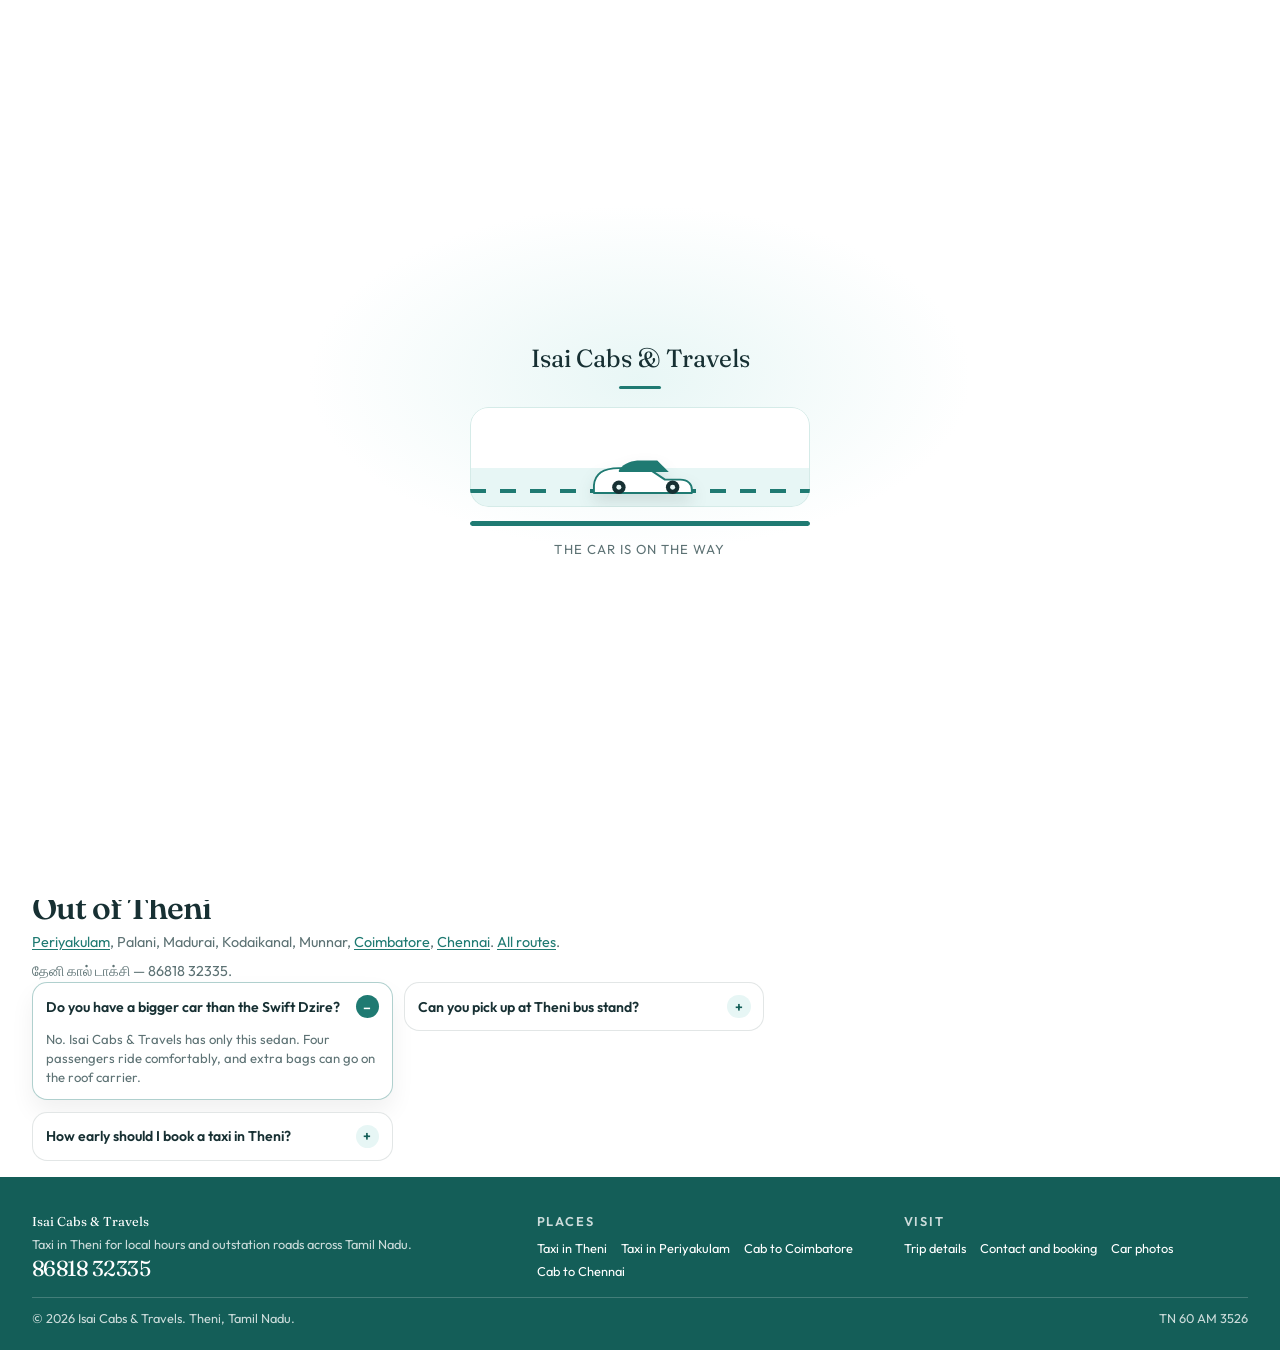
<file: taxi-in-theni.html>
<!DOCTYPE html>
<html lang="en-IN">
<head>
  <meta charset="utf-8">
  <meta name="viewport" content="width=device-width, initial-scale=1">
  <title>Taxi in Theni | Call Cab and Outstation Car — Isai Cabs &amp; Travels</title>
  <meta name="description" content="Book a taxi in Theni with Isai Cabs &amp; Travels. One AC Swift Dzire for town rides, bus stand pickup and outstation to Periyakulam, Coimbatore and Chennai. Call 86818 32335.">
  <meta name="robots" content="index,follow,max-image-preview:large">
  <meta name="geo.region" content="IN-TN">
  <meta name="geo.placename" content="Theni">
  <meta name="theme-color" content="#1f7a72">
  <link rel="canonical" href="taxi-in-theni.html">
  <meta property="og:type" content="website">
  <meta property="og:title" content="Taxi in Theni — Isai Cabs &amp; Travels">
  <meta property="og:description" content="Local and outstation cab from Theni. One white AC Dzire. WhatsApp 86818 32335.">
  <meta property="og:image" content="images/car-front-street.jpg">
  <link rel="icon" href="favicon.svg" type="image/svg+xml">
  <link rel="manifest" href="site.webmanifest">
  <link rel="preconnect" href="https://fonts.googleapis.com">
  <link rel="preconnect" href="https://fonts.gstatic.com" crossorigin>
  <link href="https://fonts.googleapis.com/css2?family=Fraunces:opsz,wght@9..144,500;9..144,640&amp;family=Outfit:wght@400;500;600&amp;display=swap" rel="stylesheet">
  <link rel="stylesheet" href="css/styles.css">
  <script type="application/ld+json">
  {
    "@context": "https://schema.org",
    "@graph": [
      {
        "@type": "TaxiService",
        "name": "Isai Cabs & Travels",
        "telephone": "+918681832335",
        "areaServed": { "@type": "City", "name": "Theni" },
        "address": {
          "@type": "PostalAddress",
          "addressLocality": "Theni",
          "addressRegion": "Tamil Nadu",
          "postalCode": "625531",
          "addressCountry": "IN"
        }
      },
      {
        "@type": "BreadcrumbList",
        "itemListElement": [
          { "@type": "ListItem", "position": 1, "name": "Home", "item": "index.html" },
          { "@type": "ListItem", "position": 2, "name": "Taxi in Theni", "item": "taxi-in-theni.html" }
        ]
      },
      {
        "@type": "FAQPage",
        "mainEntity": [
          {
            "@type": "Question",
            "name": "Do you have a bigger car than the Swift Dzire?",
            "acceptedAnswer": { "@type": "Answer", "text": "No. Isai Cabs & Travels has only this sedan. Four passengers ride comfortably, and extra bags can go on the roof carrier." }
          },
          {
            "@type": "Question",
            "name": "Can you pick up at Theni bus stand?",
            "acceptedAnswer": { "@type": "Answer", "text": "Yes. Share the stand, the time, and a phone number that will be answered when the car arrives." }
          },
          {
            "@type": "Question",
            "name": "How early should I book a taxi in Theni?",
            "acceptedAnswer": { "@type": "Answer", "text": "As early as you know the date. There is one car, so a booked day cannot take another trip." }
          }
        ]
      }
    ]
  }
  </script>
</head>
<body>
  <div class="cab-loader" role="status" aria-label="Isai Cabs and Travels is loading">
    <div class="cab-loader-stage">
      <p class="cab-loader-name">Isai Cabs &amp; Travels</p>
      <div class="cab-scene" aria-hidden="true">
        <div class="cab-lane">
          <svg class="cab-car" viewBox="0 0 140 56" fill="none">
            <path d="M22 40c1-14 12-18 26-18h30l18 12h16c8 0 12 5 12 10v4H22z" fill="#ffffff" stroke="#1f7a72" stroke-width="2" stroke-linejoin="round"></path>
            <path d="M48 24c6-8 14-10 22-10h18l12 12H48z" fill="#1f7a72"></path>
            <circle cx="48" cy="42" r="7" fill="#173033"></circle>
            <circle cx="48" cy="42" r="2.6" fill="#e7f6f5"></circle>
            <circle cx="104" cy="42" r="7" fill="#173033"></circle>
            <circle cx="104" cy="42" r="2.6" fill="#e7f6f5"></circle>
          </svg>
        </div>
        <div class="cab-track"><span></span></div>
      </div>
      <p class="cab-loader-note">The car is on the way</p>
    </div>
  </div>
  <div class="scroll-progress" aria-hidden="true"><span></span></div>
  <a class="skip" href="#main">Skip to content</a>
  <header class="site-header">
    <div class="header-inner">
      <a class="brand" href="index.html">
        <span class="brand-mark" aria-hidden="true">
          <svg viewBox="0 0 36 36" fill="none"><circle cx="18" cy="18" r="16" stroke="#8d4e32" stroke-width="1.4"></circle><path d="M8 23h20M11.2 23l1.5-4.1h10.6L24.8 23" stroke="#221c17" stroke-width="1.5" stroke-linejoin="round"></path><circle cx="13.4" cy="23" r="1.45" fill="#221c17"></circle><circle cx="22.6" cy="23" r="1.45" fill="#221c17"></circle><path d="M14.2 18.9h5.4" stroke="#8d4e32" stroke-width="1.5" stroke-linecap="round"></path></svg>
        </span>
        <span><strong>Isai Cabs &amp; Travels</strong><small>Theni · Tamil Nadu</small></span>
      </a>
      <button class="nav-toggle" type="button" aria-expanded="false" aria-controls="site-nav" aria-label="Open menu"><span class="label-open">Menu</span><span class="label-close">Close</span></button>
</div>
  </header>
  <nav id="site-nav" class="site-nav" aria-label="Primary">
<a href="index.html"><svg class="nav-ico" viewBox="0 0 24 24" fill="none" stroke="currentColor" stroke-width="1.7" aria-hidden="true"><path d="M4 10.5 12 4l8 6.5V20a1 1 0 0 1-1 1h-5v-6H10v6H5a1 1 0 0 1-1-1z"></path></svg>Home</a>
        <a href="index.html#car"><svg class="nav-ico" viewBox="0 0 24 24" fill="none" stroke="currentColor" stroke-width="1.7" aria-hidden="true"><path d="M4 15h16M6.2 15l1.4-4h8.8l1.4 4M8.4 11h5.2"></path><circle cx="7.2" cy="15.6" r="1.3" fill="currentColor" stroke="none"></circle><circle cx="16.8" cy="15.6" r="1.3" fill="currentColor" stroke="none"></circle></svg>The car</a>
        <a href="trips.html"><svg class="nav-ico" viewBox="0 0 24 24" fill="none" stroke="currentColor" stroke-width="1.7" aria-hidden="true"><path d="M4 7h16M4 12h10M4 17h16"></path></svg>Trips</a>
        <a class="is-active" href="taxi-in-theni.html" aria-current="page"><svg class="nav-ico" viewBox="0 0 24 24" fill="none" stroke="currentColor" stroke-width="1.7" aria-hidden="true"><path d="M12 21s6-5.2 6-10a6 6 0 1 0-12 0c0 4.8 6 10 6 10z"></path><circle cx="12" cy="11" r="1.5" fill="currentColor" stroke="none"></circle></svg>Theni</a>
        <a href="taxi-in-periyakulam.html"><svg class="nav-ico" viewBox="0 0 24 24" fill="none" stroke="currentColor" stroke-width="1.7" aria-hidden="true"><path d="M12 21s6-5.2 6-10a6 6 0 1 0-12 0c0 4.8 6 10 6 10z"></path><circle cx="12" cy="11" r="1.5" fill="currentColor" stroke="none"></circle></svg>Periyakulam</a>
        <a href="cab-to-coimbatore.html"><svg class="nav-ico" viewBox="0 0 24 24" fill="none" stroke="currentColor" stroke-width="1.7" aria-hidden="true"><path d="M12 21s6-5.2 6-10a6 6 0 1 0-12 0c0 4.8 6 10 6 10z"></path><circle cx="12" cy="11" r="1.5" fill="currentColor" stroke="none"></circle></svg>Coimbatore</a>
        <a href="cab-to-chennai.html"><svg class="nav-ico" viewBox="0 0 24 24" fill="none" stroke="currentColor" stroke-width="1.7" aria-hidden="true"><path d="M12 21s6-5.2 6-10a6 6 0 1 0-12 0c0 4.8 6 10 6 10z"></path><circle cx="12" cy="11" r="1.5" fill="currentColor" stroke="none"></circle></svg>Chennai</a>
        <a class="nav-cta" href="contact.html"><svg class="nav-ico" viewBox="0 0 24 24" fill="none" stroke="currentColor" stroke-width="1.7" aria-hidden="true"><path d="M7 4h10a1 1 0 0 1 1 1v15l-6-3-6 3V5a1 1 0 0 1 1-1z"></path></svg>Book</a>
  </nav>
  <main id="main">
    <section class="page-hero">
      <div class="wrap">
        <p class="crumbs"><a href="index.html">Home</a> <span aria-hidden="true">/</span> <span>Theni</span></p>
        <p class="eyebrow">Theni district</p>
        <h1>Taxi in Theni</h1>
        <p class="lede">One AC Dzire for town rides, the bus stand, and trips out of Theni.</p>
        <div class="hero-actions">
          <a class="btn btn-whatsapp" href="https://wa.me/918681832335?text=Hello%20Isai%20Cabs%20%26%20Travels%2C%20I%20need%20a%20taxi%20in%20Theni.">WhatsApp for Theni</a>
          <a class="btn btn-solid" href="tel:+918681832335">Call 86818 32335</a>
        </div>
      </div>
    </section>
    <section class="wrap layout">
      <article class="prose">
        <figure class="frame reveal">
          <img src="images/car-front-street.jpg" width="449" height="1024" alt="Isai Cabs &amp; Travels taxi parked on a street in Theni" loading="lazy">
          <figcaption>The Theni car. Registration TN 60 AM 3526.</figcaption>
        </figure>
        <h2>In Theni</h2>
        <p>Markets, hospital, bus stand, railway, functions. Say the hours you need.</p>
        <h2>Nearby</h2>
        <p>Periyakulam is about 15 km. Also Bodi, Cumbum, Chinnamanur, Andipatti, Uthamapalayam. Send a pin.</p>
        <h2>Out of Theni</h2>
        <p><a href="taxi-in-periyakulam.html">Periyakulam</a>, Palani, Madurai, Kodaikanal, Munnar, <a href="cab-to-coimbatore.html">Coimbatore</a>, <a href="cab-to-chennai.html">Chennai</a>. <a href="trips.html">All routes</a>.</p>
        <p lang="ta">தேனி கால் டாக்சி — 86818 32335.</p>
        <div class="faq">
          <details class="faq-item" open>
            <summary>Do you have a bigger car than the Swift Dzire?</summary>
            <p>No. Isai Cabs &amp; Travels has only this sedan. Four passengers ride comfortably, and extra bags can go on the roof carrier.</p>
          </details>
          <details class="faq-item">
            <summary>Can you pick up at Theni bus stand?</summary>
            <p>Yes. Share the stand, the time, and a phone number that will be answered when the car arrives.</p>
          </details>
          <details class="faq-item">
            <summary>How early should I book a taxi in Theni?</summary>
            <p>As early as you know the date. There is one car, so a booked day cannot take another trip.</p>
          </details>
        </div>
      </article>
      <aside class="book-card aside-card reveal">
        <p class="kicker">Book this car</p>
        <h2>Theni pickup</h2>
        <a class="phone-link" href="tel:+918681832335">86818 32335</a>
        <p>One AC Dzire. Fare on WhatsApp before the trip. Tamil or English messages are fine.</p>
        <div class="button-row">
          <a class="btn btn-whatsapp" href="https://wa.me/918681832335?text=Hello%20Isai%20Cabs%20%26%20Travels%2C%20I%20need%20a%20taxi%20in%20Theni.">WhatsApp</a>
          <a class="btn btn-ghost" href="contact.html">Trip form</a>
        </div>
      </aside>
    </section>
  </main>
  <footer class="site-footer">
    <div class="wrap footer-grid">
      <div>
        <p class="brand-lockup">Isai Cabs &amp; Travels</p>
        <p>Taxi in Theni for local hours and outstation roads across Tamil Nadu.</p>
        <a class="phone-link" href="tel:+918681832335">86818 32335</a>
      </div>
      <div>
        <p class="footer-label">Places</p>
        <a href="taxi-in-theni.html">Taxi in Theni</a>
        <a href="taxi-in-periyakulam.html">Taxi in Periyakulam</a>
        <a href="cab-to-coimbatore.html">Cab to Coimbatore</a>
        <a href="cab-to-chennai.html">Cab to Chennai</a>
      </div>
      <div>
        <p class="footer-label">Visit</p>
        <a href="trips.html">Trip details</a>
        <a href="contact.html">Contact and booking</a>
        <a href="index.html#gallery">Car photos</a>
      </div>
    </div>
    <div class="wrap footer-base">
      <p>© <span id="year">2026</span> Isai Cabs &amp; Travels. Theni, Tamil Nadu.</p>
      <p>TN 60 AM 3526</p>
    </div>
  </footer>
  <a class="wa-float" href="https://wa.me/918681832335?text=Hello%20Isai%20Cabs%20%26%20Travels%2C%20I%20need%20a%20taxi%20in%20Theni." aria-label="Chat with Isai Cabs &amp; Travels on WhatsApp">
    <svg viewBox="0 0 24 24" aria-hidden="true"><path d="M20.5 3.5A11 11 0 0 0 2.1 16.8L1 22.2l5.5-1.1A11 11 0 0 0 20.5 3.5zm-8.5 17a9.1 9.1 0 0 1-4.6-1.3l-.3-.2-3.3.7.7-3.2-.2-.3A9.1 9.1 0 1 1 12 20.5zm5-6.8c-.3-.1-1.6-.8-1.8-.9s-.4-.1-.6.1-.7.9-.8 1-.3.2-.6.1a7.4 7.4 0 0 1-2.2-1.4 8.2 8.2 0 0 1-1.5-1.9c-.2-.3 0-.4.1-.6l.4-.5.2-.3a.5.5 0 0 0 0-.5c0-.1-.6-1.4-.8-1.9s-.4-.4-.6-.4h-.5a1 1 0 0 0-.7.3 3 3 0 0 0-.9 2.2 5.2 5.2 0 0 0 1.1 2.8 11.8 11.8 0 0 0 4.5 4 15 15 0 0 0 1.5.5 3.6 3.6 0 0 0 1.7.1 2.7 2.7 0 0 0 1.8-1.3 2.2 2.2 0 0 0 .2-1.3c-.1-.1-.3-.2-.6-.3z"></path></svg>
    WhatsApp
  </a>
  <nav class="dock" aria-label="App">
    <a class="dock-home" href="index.html"><svg viewBox="0 0 24 24" fill="none" stroke="currentColor" stroke-width="1.8" aria-hidden="true"><path d="M4 10.5 12 4l8 6.5V20a1 1 0 0 1-1 1h-5v-6H10v6H5a1 1 0 0 1-1-1z"></path></svg>Home</a>
    <a class="dock-trips" href="trips.html"><svg viewBox="0 0 24 24" fill="none" stroke="currentColor" stroke-width="1.8" aria-hidden="true"><path d="M4 7h16M4 12h10M4 17h16"></path></svg>Trips</a>
    <a class="dock-book" href="contact.html"><svg viewBox="0 0 24 24" fill="none" stroke="currentColor" stroke-width="1.8" aria-hidden="true"><path d="M7 4h10a1 1 0 0 1 1 1v15l-6-3-6 3V5a1 1 0 0 1 1-1z"></path></svg>Book</a>
    <a class="dock-go" href="https://wa.me/918681832335?text=Hello%20Isai%20Cabs%20%26%20Travels%2C%20I%20want%20to%20book%20the%20car."><svg viewBox="0 0 24 24" fill="currentColor" aria-hidden="true"><path d="M20.5 3.5A11 11 0 0 0 2.1 16.8L1 22.2l5.5-1.1A11 11 0 0 0 20.5 3.5z"></path></svg>Chat</a>
  </nav>
  <script src="js/main.js"></script>
</body>
</html>
</file>
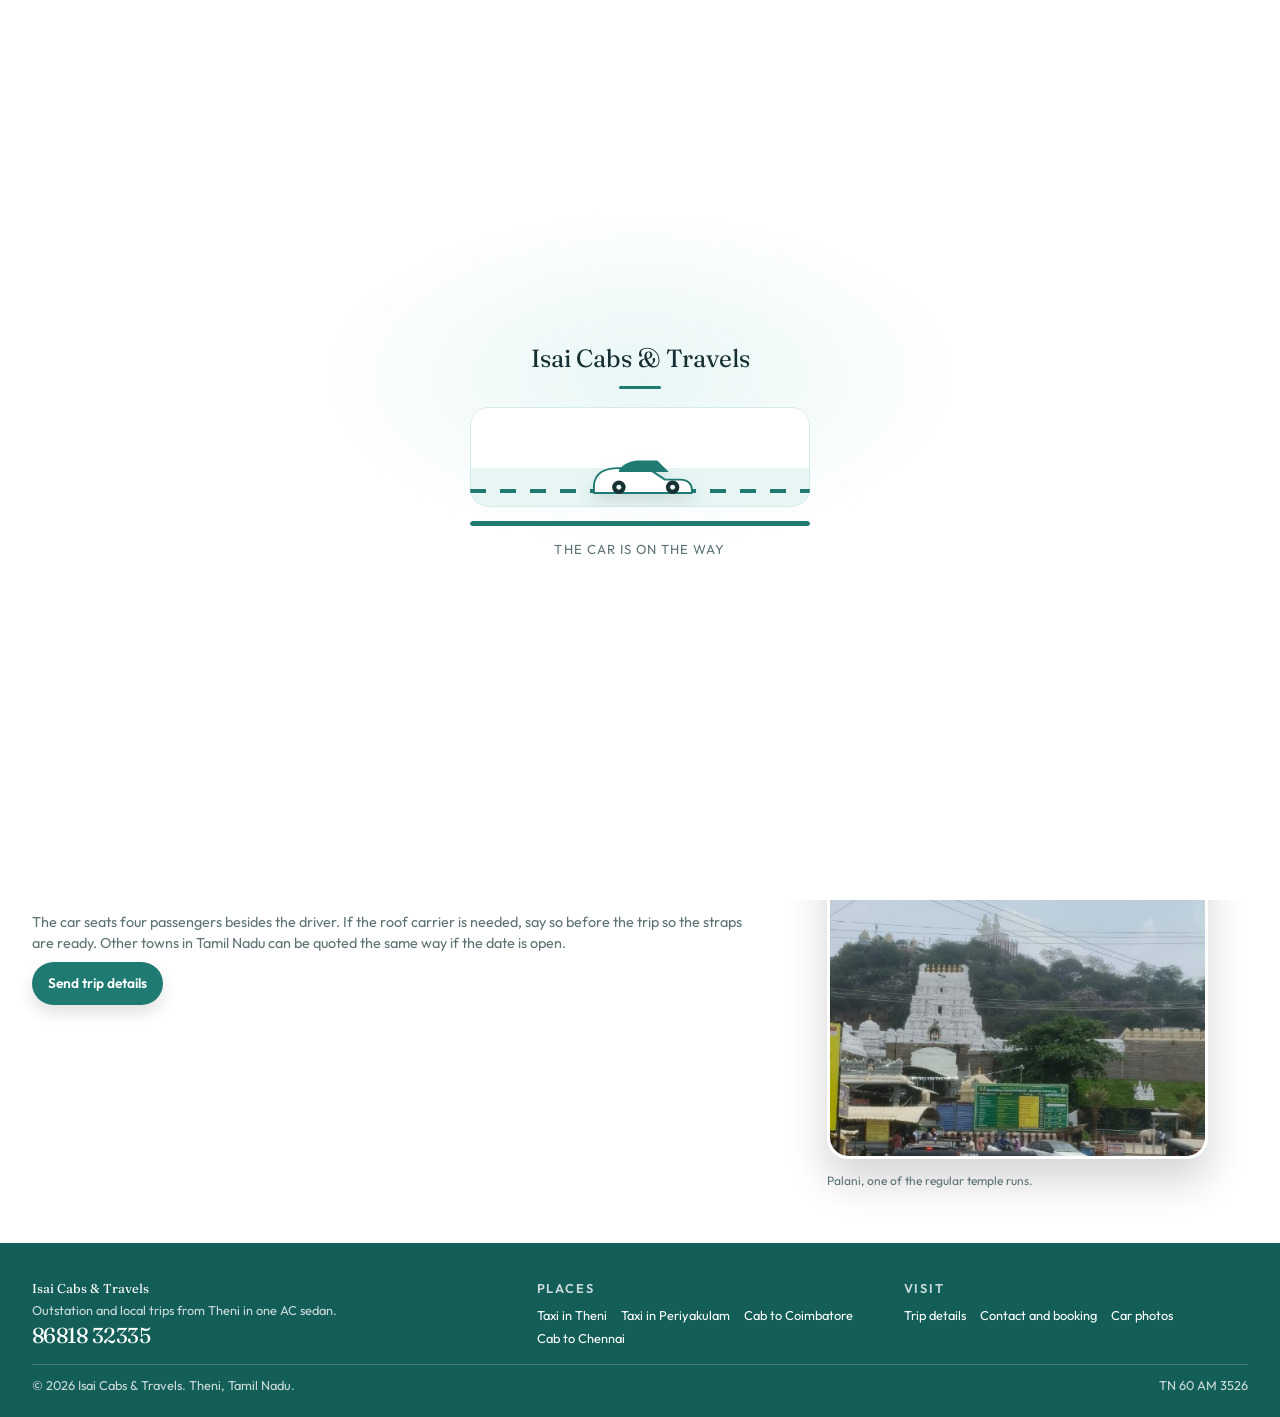
<file: trips.html>
<!DOCTYPE html>
<html lang="en-IN">
<head>
  <meta charset="utf-8">
  <meta name="viewport" content="width=device-width, initial-scale=1">
  <title>Trip Details | Theni Outstation Taxi — Isai Cabs &amp; Travels</title>
  <meta name="description" content="Trip details for Isai Cabs &amp; Travels: Theni to Periyakulam, Palani, Madurai, Kodaikanal, Munnar, Coimbatore and Chennai. Distances, drive times and what to send for a fare. Call 86818 32335.">
  <meta name="robots" content="index,follow">
  <meta name="theme-color" content="#1f7a72">
  <link rel="canonical" href="trips.html">
  <meta property="og:title" content="Trip details — Isai Cabs &amp; Travels">
  <meta property="og:description" content="Routes, drive times and booking notes for the Theni AC sedan. WhatsApp 86818 32335.">
  <meta property="og:image" content="images/trip-palani.png">
  <link rel="icon" href="favicon.svg" type="image/svg+xml">
  <link rel="manifest" href="site.webmanifest">
  <link rel="preconnect" href="https://fonts.googleapis.com">
  <link rel="preconnect" href="https://fonts.gstatic.com" crossorigin>
  <link href="https://fonts.googleapis.com/css2?family=Fraunces:opsz,wght@9..144,500;9..144,640&amp;family=Outfit:wght@400;500;600&amp;display=swap" rel="stylesheet">
  <link rel="stylesheet" href="css/styles.css">
</head>
<body>
  <div class="cab-loader" role="status" aria-label="Isai Cabs and Travels is loading">
    <div class="cab-loader-stage">
      <p class="cab-loader-name">Isai Cabs &amp; Travels</p>
      <div class="cab-scene" aria-hidden="true">
        <div class="cab-lane">
          <svg class="cab-car" viewBox="0 0 140 56" fill="none">
            <path d="M22 40c1-14 12-18 26-18h30l18 12h16c8 0 12 5 12 10v4H22z" fill="#ffffff" stroke="#1f7a72" stroke-width="2" stroke-linejoin="round"></path>
            <path d="M48 24c6-8 14-10 22-10h18l12 12H48z" fill="#1f7a72"></path>
            <circle cx="48" cy="42" r="7" fill="#173033"></circle>
            <circle cx="48" cy="42" r="2.6" fill="#e7f6f5"></circle>
            <circle cx="104" cy="42" r="7" fill="#173033"></circle>
            <circle cx="104" cy="42" r="2.6" fill="#e7f6f5"></circle>
          </svg>
        </div>
        <div class="cab-track"><span></span></div>
      </div>
      <p class="cab-loader-note">The car is on the way</p>
    </div>
  </div>
  <div class="scroll-progress" aria-hidden="true"><span></span></div>
  <a class="skip" href="#main">Skip to content</a>
  <header class="site-header">
    <div class="header-inner">
      <a class="brand" href="index.html">
        <span class="brand-mark" aria-hidden="true">
          <svg viewBox="0 0 36 36" fill="none"><circle cx="18" cy="18" r="16" stroke="#8d4e32" stroke-width="1.4"></circle><path d="M8 23h20M11.2 23l1.5-4.1h10.6L24.8 23" stroke="#221c17" stroke-width="1.5" stroke-linejoin="round"></path><circle cx="13.4" cy="23" r="1.45" fill="#221c17"></circle><circle cx="22.6" cy="23" r="1.45" fill="#221c17"></circle><path d="M14.2 18.9h5.4" stroke="#8d4e32" stroke-width="1.5" stroke-linecap="round"></path></svg>
        </span>
        <span><strong>Isai Cabs &amp; Travels</strong><small>Theni · Tamil Nadu</small></span>
      </a>
      <button class="nav-toggle" type="button" aria-expanded="false" aria-controls="site-nav" aria-label="Open menu"><span class="label-open">Menu</span><span class="label-close">Close</span></button>
</div>
  </header>
  <nav id="site-nav" class="site-nav" aria-label="Primary">
<a href="index.html"><svg class="nav-ico" viewBox="0 0 24 24" fill="none" stroke="currentColor" stroke-width="1.7" aria-hidden="true"><path d="M4 10.5 12 4l8 6.5V20a1 1 0 0 1-1 1h-5v-6H10v6H5a1 1 0 0 1-1-1z"></path></svg>Home</a>
        <a href="index.html#car"><svg class="nav-ico" viewBox="0 0 24 24" fill="none" stroke="currentColor" stroke-width="1.7" aria-hidden="true"><path d="M4 15h16M6.2 15l1.4-4h8.8l1.4 4M8.4 11h5.2"></path><circle cx="7.2" cy="15.6" r="1.3" fill="currentColor" stroke="none"></circle><circle cx="16.8" cy="15.6" r="1.3" fill="currentColor" stroke="none"></circle></svg>The car</a>
        <a class="is-active" href="trips.html" aria-current="page"><svg class="nav-ico" viewBox="0 0 24 24" fill="none" stroke="currentColor" stroke-width="1.7" aria-hidden="true"><path d="M4 7h16M4 12h10M4 17h16"></path></svg>Trips</a>
        <a href="taxi-in-theni.html"><svg class="nav-ico" viewBox="0 0 24 24" fill="none" stroke="currentColor" stroke-width="1.7" aria-hidden="true"><path d="M12 21s6-5.2 6-10a6 6 0 1 0-12 0c0 4.8 6 10 6 10z"></path><circle cx="12" cy="11" r="1.5" fill="currentColor" stroke="none"></circle></svg>Theni</a>
        <a href="taxi-in-periyakulam.html"><svg class="nav-ico" viewBox="0 0 24 24" fill="none" stroke="currentColor" stroke-width="1.7" aria-hidden="true"><path d="M12 21s6-5.2 6-10a6 6 0 1 0-12 0c0 4.8 6 10 6 10z"></path><circle cx="12" cy="11" r="1.5" fill="currentColor" stroke="none"></circle></svg>Periyakulam</a>
        <a href="cab-to-coimbatore.html"><svg class="nav-ico" viewBox="0 0 24 24" fill="none" stroke="currentColor" stroke-width="1.7" aria-hidden="true"><path d="M12 21s6-5.2 6-10a6 6 0 1 0-12 0c0 4.8 6 10 6 10z"></path><circle cx="12" cy="11" r="1.5" fill="currentColor" stroke="none"></circle></svg>Coimbatore</a>
        <a href="cab-to-chennai.html"><svg class="nav-ico" viewBox="0 0 24 24" fill="none" stroke="currentColor" stroke-width="1.7" aria-hidden="true"><path d="M12 21s6-5.2 6-10a6 6 0 1 0-12 0c0 4.8 6 10 6 10z"></path><circle cx="12" cy="11" r="1.5" fill="currentColor" stroke="none"></circle></svg>Chennai</a>
        <a class="nav-cta" href="contact.html"><svg class="nav-ico" viewBox="0 0 24 24" fill="none" stroke="currentColor" stroke-width="1.7" aria-hidden="true"><path d="M7 4h10a1 1 0 0 1 1 1v15l-6-3-6 3V5a1 1 0 0 1 1-1z"></path></svg>Book</a>
  </nav>
  <main id="main">
    <section class="page-hero">
      <div class="wrap">
        <p class="crumbs"><a href="index.html">Home</a> <span aria-hidden="true">/</span> <span>Trips</span></p>
        <p class="eyebrow">Trip details</p>
        <h1>Routes from Theni</h1>
        <p class="lede">Typical times only. Ask the fare on WhatsApp. Toll extra.</p>
      </div>
    </section>
    <section class="section" style="padding-top: 0.5rem;">
      <div class="wrap">
        <div class="trip-list">
          <article class="trip reveal">
            <div>
              <h3>Theni local and hourly</h3>
              <p>Allinagaram, the bus stand, the railway station, hospitals and functions. Say how many hours you need the car.</p>
            </div>
            <a href="https://wa.me/918681832335?text=Hello%20Isai%20Cabs%20%26%20Travels%2C%20I%20need%20the%20car%20for%20a%20local%20trip%20in%20Theni.">Ask fare</a>
          </article>
          <article class="trip reveal">
            <div>
              <h3>Theni ↔ Periyakulam</h3>
              <p>About 15 km · around 30 minutes. Also the doorway to Kodaikanal. <a href="taxi-in-periyakulam.html">Periyakulam taxi page</a>.</p>
            </div>
            <a href="https://wa.me/918681832335?text=Hello%20Isai%20Cabs%20%26%20Travels%2C%20please%20share%20the%20fare%20for%20Periyakulam.">Ask fare</a>
          </article>
          <article class="trip reveal">
            <div>
              <h3>Theni ↔ Bodinayakanur</h3>
              <p>About 16 km · around 30 minutes. Door pickup in Bodi when the car is free.</p>
            </div>
            <a href="https://wa.me/918681832335?text=Hello%20Isai%20Cabs%20%26%20Travels%2C%20please%20share%20the%20fare%20for%20Bodinayakanur.">Ask fare</a>
          </article>
          <article class="trip reveal">
            <div>
              <h3>Theni ↔ Cumbum</h3>
              <p>About 40 km · around 1 hour. Useful toward the Kerala side of the district.</p>
            </div>
            <a href="https://wa.me/918681832335?text=Hello%20Isai%20Cabs%20%26%20Travels%2C%20please%20share%20the%20fare%20for%20Cumbum.">Ask fare</a>
          </article>
          <article class="trip reveal">
            <div>
              <h3>Theni ↔ Palani</h3>
              <p>About 75 km · around 1 hour 30 minutes. Drop at the foot of the Murugan temple hill.</p>
            </div>
            <a href="https://wa.me/918681832335?text=Hello%20Isai%20Cabs%20%26%20Travels%2C%20please%20share%20the%20fare%20for%20Palani.">Ask fare</a>
          </article>
          <article class="trip reveal">
            <div>
              <h3>Theni ↔ Madurai</h3>
              <p>About 75–80 km · around 2 hours. City drops and Madurai airport on the same road. Add time if you have a flight.</p>
            </div>
            <a href="https://wa.me/918681832335?text=Hello%20Isai%20Cabs%20%26%20Travels%2C%20please%20share%20the%20fare%20for%20Madurai.">Ask fare</a>
          </article>
          <article class="trip reveal">
            <div>
              <h3>Theni ↔ Kodaikanal</h3>
              <p>About 85 km · around 2 hours 20 minutes via Periyakulam, longer when the ghat is slow. Day hire with waiting can be quoted.</p>
            </div>
            <a href="https://wa.me/918681832335?text=Hello%20Isai%20Cabs%20%26%20Travels%2C%20please%20share%20the%20fare%20for%20Kodaikanal.">Ask fare</a>
          </article>
          <article class="trip reveal">
            <div>
              <h3>Theni ↔ Munnar</h3>
              <p>About 100 km · around 3 to 3.5 hours by the Bodimettu ghat. Say if you want photo stops.</p>
            </div>
            <a href="https://wa.me/918681832335?text=Hello%20Isai%20Cabs%20%26%20Travels%2C%20please%20share%20the%20fare%20for%20Munnar.">Ask fare</a>
          </article>
          <article class="trip reveal">
            <div>
              <h3>Theni ↔ Coimbatore</h3>
              <p>About 211 km · around 5 hours, usually by Palani and Udumalpet. Airport and railway drops. <a href="cab-to-coimbatore.html">Coimbatore page</a>.</p>
            </div>
            <a href="https://wa.me/918681832335?text=Hello%20Isai%20Cabs%20%26%20Travels%2C%20please%20share%20the%20fare%20for%20Coimbatore.">Ask fare</a>
          </article>
          <article class="trip reveal">
            <div>
              <h3>Theni ↔ Chennai</h3>
              <p>About 504 km · plan close to 10 hours with breaks. One way, or two days with a night halt. <a href="cab-to-chennai.html">Chennai page</a>.</p>
            </div>
            <a href="https://wa.me/918681832335?text=Hello%20Isai%20Cabs%20%26%20Travels%2C%20please%20share%20the%20fare%20for%20Chennai.">Ask fare</a>
          </article>
        </div>
      </div>
    </section>
    <section class="section band-white">
      <div class="wrap split">
        <div class="prose reveal">
          <p class="kicker">What the quote uses</p>
          <h2>Send this, get a clear fare</h2>
          <p>Pickup and drop, date and time, one way or round trip, passengers, bags, and any waiting. A night halt, an airport buffer, or a full day in Kodaikanal changes the amount. The reply on 86818 32335 is the fare that counts.</p>
          <p>The car seats four passengers besides the driver. If the roof carrier is needed, say so before the trip so the straps are ready. Other towns in Tamil Nadu can be quoted the same way if the date is open.</p>
          <p><a class="btn btn-solid" href="contact.html">Send trip details</a></p>
        </div>
        <figure class="frame reveal" style="--d: 100ms">
          <img src="images/trip-palani.png" width="461" height="1024" alt="Temple trip to Palani in the Isai Cabs &amp; Travels car" loading="lazy">
          <figcaption>Palani, one of the regular temple runs.</figcaption>
        </figure>
      </div>
    </section>
  </main>
  <footer class="site-footer">
    <div class="wrap footer-grid">
      <div>
        <p class="brand-lockup">Isai Cabs &amp; Travels</p>
        <p>Outstation and local trips from Theni in one AC sedan.</p>
        <a class="phone-link" href="tel:+918681832335">86818 32335</a>
      </div>
      <div>
        <p class="footer-label">Places</p>
        <a href="taxi-in-theni.html">Taxi in Theni</a>
        <a href="taxi-in-periyakulam.html">Taxi in Periyakulam</a>
        <a href="cab-to-coimbatore.html">Cab to Coimbatore</a>
        <a href="cab-to-chennai.html">Cab to Chennai</a>
      </div>
      <div>
        <p class="footer-label">Visit</p>
        <a href="trips.html">Trip details</a>
        <a href="contact.html">Contact and booking</a>
        <a href="index.html#gallery">Car photos</a>
      </div>
    </div>
    <div class="wrap footer-base">
      <p>© <span id="year">2026</span> Isai Cabs &amp; Travels. Theni, Tamil Nadu.</p>
      <p>TN 60 AM 3526</p>
    </div>
  </footer>
  <a class="wa-float" href="https://wa.me/918681832335?text=Hello%20Isai%20Cabs%20%26%20Travels%2C%20I%20want%20a%20trip%20fare." aria-label="Chat with Isai Cabs &amp; Travels on WhatsApp">
    <svg viewBox="0 0 24 24" aria-hidden="true"><path d="M20.5 3.5A11 11 0 0 0 2.1 16.8L1 22.2l5.5-1.1A11 11 0 0 0 20.5 3.5zm-8.5 17a9.1 9.1 0 0 1-4.6-1.3l-.3-.2-3.3.7.7-3.2-.2-.3A9.1 9.1 0 1 1 12 20.5zm5-6.8c-.3-.1-1.6-.8-1.8-.9s-.4-.1-.6.1-.7.9-.8 1-.3.2-.6.1a7.4 7.4 0 0 1-2.2-1.4 8.2 8.2 0 0 1-1.5-1.9c-.2-.3 0-.4.1-.6l.4-.5.2-.3a.5.5 0 0 0 0-.5c0-.1-.6-1.4-.8-1.9s-.4-.4-.6-.4h-.5a1 1 0 0 0-.7.3 3 3 0 0 0-.9 2.2 5.2 5.2 0 0 0 1.1 2.8 11.8 11.8 0 0 0 4.5 4 15 15 0 0 0 1.5.5 3.6 3.6 0 0 0 1.7.1 2.7 2.7 0 0 0 1.8-1.3 2.2 2.2 0 0 0 .2-1.3c-.1-.1-.3-.2-.6-.3z"></path></svg>
    WhatsApp
  </a>
  <nav class="dock" aria-label="App">
    <a class="dock-home" href="index.html">
      <svg viewBox="0 0 24 24" fill="none" stroke="currentColor" stroke-width="1.8" aria-hidden="true"><path d="M4 10.5 12 4l8 6.5V20a1 1 0 0 1-1 1h-5v-6H10v6H5a1 1 0 0 1-1-1z"></path></svg>
      Home
    </a>
    <a class="dock-trips is-active" href="trips.html" aria-current="page">
      <svg viewBox="0 0 24 24" fill="none" stroke="currentColor" stroke-width="1.8" aria-hidden="true"><path d="M4 7h16M4 12h10M4 17h16"></path></svg>
      Trips
    </a>
    <a class="dock-book" href="contact.html">
      <svg viewBox="0 0 24 24" fill="none" stroke="currentColor" stroke-width="1.8" aria-hidden="true"><path d="M7 4h10a1 1 0 0 1 1 1v15l-6-3-6 3V5a1 1 0 0 1 1-1z"></path></svg>
      Book
    </a>
    <a class="dock-go" href="https://wa.me/918681832335?text=Hello%20Isai%20Cabs%20%26%20Travels%2C%20I%20want%20to%20book%20the%20car.">
      <svg viewBox="0 0 24 24" fill="currentColor" aria-hidden="true"><path d="M20.5 3.5A11 11 0 0 0 2.1 16.8L1 22.2l5.5-1.1A11 11 0 0 0 20.5 3.5z"></path></svg>
      Chat
    </a>
  </nav>
  <script src="js/main.js"></script>
</body>
</html>
</file>
<file: css/styles.css>
:root {
  --paper: #ffffff;
  --glass: rgba(255, 255, 255, 0.96);
  --white: #ffffff;
  --ink: #173033;
  --muted: #5d7274;
  --line: rgba(23, 48, 51, 0.12);
  --copper: #1f7a72;
  --copper-deep: #145e58;
  --olive: #1f7a72;
  --gold: #1f7a72;
  --blush: #e7f6f5;
  --coral: #e24b4b;
  --shadow: 0 16px 36px rgba(20, 20, 20, 0.08);
  --header: 3.7rem;
  --dock: 4.4rem;
  --ease: cubic-bezier(0.22, 1, 0.36, 1);
  --app: 480px;
  color-scheme: light;
}

*,
*::before,
*::after { box-sizing: border-box; }

html {
  scroll-behavior: smooth;
  scroll-padding-top: 4.4rem;
}

body {
  margin: 0;
  font-family: "Outfit", "Segoe UI", sans-serif;
  font-size: 0.92rem;
  line-height: 1.45;
  color: var(--ink);
  background: #ffffff;
}

body.nav-open,
body.lightbox-open { overflow: hidden; }

img { max-width: 100%; height: auto; }

a { color: #1f7a72; text-underline-offset: 0.16em; }
a:hover { color: #145e58; }

:focus-visible {
  outline: 2px solid var(--copper);
  outline-offset: 3px;
}

::selection { background: #d7f1ef; color: var(--ink); }

h1, h2, h3 {
  font-family: "Fraunces", Palatino, serif;
  font-weight: 560;
  letter-spacing: -0.03em;
  line-height: 1.12;
  margin: 0;
}

p { margin: 0; }

.skip {
  position: absolute;
  left: 1rem;
  top: -4rem;
  z-index: 80;
  background: var(--ink);
  color: #fff;
  padding: 0.45rem 0.8rem;
  border-radius: 999px;
  text-decoration: none;
}
.skip:focus { top: 0.6rem; }

.scroll-progress {
  position: fixed;
  top: 0;
  left: 50%;
  transform: translateX(-50%);
  width: min(var(--app), 100%);
  height: 4px;
  z-index: 70;
  pointer-events: none;
}
.scroll-progress span {
  display: block;
  height: 100%;
  background: var(--gold);
  transform: scaleX(0);
  transform-origin: left center;
}

.site-header,
main,
.site-footer {
  width: min(var(--app), 100%);
  margin-inline: auto;
  background: var(--paper);
}

main {
  position: relative;
  background: #ffffff;
}
main::before {
  content: "";
  pointer-events: none;
  position: absolute;
  inset: 0;
  opacity: 0.45;
  background-image: radial-gradient(rgba(36, 28, 22, 0.055) 0.7px, transparent 0.7px);
  background-size: 8px 8px;
}
main > * { position: relative; z-index: 1; }

.site-header {
  position: sticky;
  top: 0.45rem;
  z-index: 50;
  height: var(--header);
  width: min(var(--app), calc(100% - 0.9rem));
  margin-top: 0.45rem;
  border-radius: 1.25rem;
  overflow: hidden;
  background: linear-gradient(180deg, rgba(255, 255, 255, 0.72), rgba(231, 246, 245, 0.5));
  backdrop-filter: blur(22px) saturate(1.6);
  -webkit-backdrop-filter: blur(22px) saturate(1.6);
  border: 1px solid rgba(255, 255, 255, 0.9);
  box-shadow:
    inset 0 1px 0 rgba(255, 255, 255, 0.95),
    0 12px 28px rgba(20, 70, 66, 0.12);
}
.site-header::before,
.dock::before {
  content: "";
  position: absolute;
  z-index: 1;
  left: 0;
  right: 0;
  top: 0;
  height: 42%;
  background: linear-gradient(180deg, rgba(255, 255, 255, 0.7), rgba(255, 255, 255, 0));
  pointer-events: none;
}
.site-header::after,
.dock::after { content: none; }

.site-header.is-scrolled,
body.nav-open .site-header {
  background: linear-gradient(180deg, rgba(255, 255, 255, 0.42), rgba(210, 240, 236, 0.28));
  border-bottom-color: rgba(255, 255, 255, 1);
}

.header-inner,
.wrap {
  width: min(var(--app), calc(100% - 1.5rem));
  margin-inline: auto;
}

.header-inner {
  position: relative;
  z-index: 2;
  height: 100%;
  display: flex;
  align-items: center;
  justify-content: space-between;
  gap: 0.6rem;
}

.brand {
  display: flex;
  align-items: center;
  gap: 0.55rem;
  text-decoration: none;
  color: inherit;
  position: relative;
  z-index: 45;
}
.brand strong {
  display: block;
  font-family: "Fraunces", Palatino, serif;
  font-size: 0.9rem;
  font-weight: 560;
  line-height: 1.1;
  white-space: nowrap;
}
.brand small {
  display: block;
  color: var(--muted);
  font-size: 0.68rem;
  letter-spacing: 0.04em;
}
.brand-mark {
  width: 2.15rem;
  height: 2.15rem;
  display: grid;
  place-items: center;
  background: #fff;
  border-radius: 50%;
  box-shadow: 0 0 0 1px rgba(31, 122, 114, 0.45), 0 6px 14px rgba(20, 20, 20, 0.08);
}
.brand-mark svg { width: 1.7rem; height: 1.7rem; display: block; }

.nav-toggle {
  position: relative;
  z-index: 45;
  border: 1px solid rgba(255, 255, 255, 0.9);
  background: linear-gradient(180deg, rgba(255, 255, 255, 0.82), rgba(231, 246, 245, 0.55));
  backdrop-filter: blur(12px) saturate(1.6);
  -webkit-backdrop-filter: blur(12px) saturate(1.6);
  color: var(--ink);
  border-radius: 999px;
  min-height: 2.3rem;
  padding: 0 0.8rem;
  font: inherit;
  font-size: 0.82rem;
  cursor: pointer;
  box-shadow: inset 0 1px 0 rgba(255, 255, 255, 0.95), 0 6px 14px rgba(20, 70, 66, 0.1);
}
.nav-toggle .label-close { display: none; }
.nav-toggle[aria-expanded="true"] .label-open { display: none; }
.nav-toggle[aria-expanded="true"] .label-close { display: inline; }

.site-nav { display: none; }
.site-nav.is-open {
  display: flex;
  position: fixed;
  z-index: 40;
  top: 0;
  right: 0;
  bottom: 0;
  left: 0;
  width: min(var(--app), 100%);
  height: 100dvh;
  margin-inline: auto;
  flex-direction: column;
  justify-content: flex-start;
  gap: 0;
  padding: calc(var(--header) + 0.4rem) 1.15rem 1.4rem;
  background: #e7f6f5;
  overflow-y: auto;
}
.site-nav a {
  display: flex;
  align-items: center;
  gap: 0.75rem;
  text-decoration: none;
  color: var(--ink);
  font-size: 1.15rem;
  padding: 0.8rem 0.2rem;
  border-bottom: 1px solid rgba(31, 122, 114, 0.18);
}
.nav-ico { width: 1.2rem; height: 1.2rem; flex: none; color: var(--copper); }
.site-nav a.is-active { color: var(--copper-deep); }
.site-nav a.is-active .nav-ico { color: var(--copper-deep); }
.nav-cta {
  display: flex;
  justify-content: center;
  margin-top: 1rem;
  background: var(--coral);
  color: #fff !important;
  border-radius: 999px;
  min-height: 3rem;
  padding: 0 1rem;
  border-bottom: 0;
}
.nav-cta .nav-ico { color: #fff; }
body.nav-open .dock { display: none; }

.hero { padding: 0.55rem 0 0.2rem; }
.hero-grid, .split, .layout, .contact-grid { display: grid; gap: 0.85rem; }

.hero-figure { margin: 0; position: relative; }
.hero-figure img,
.frame img {
  width: 100%;
  height: 280px;
  object-fit: cover;
  object-position: center 38%;
  border-radius: 1.35rem;
  box-shadow: 0 22px 40px rgba(20, 20, 20, 0.18);
  border: 3px solid #fff;
}
.hero-figure::after {
  content: "";
  position: absolute;
  inset: 3px;
  border-radius: 1.15rem;
  pointer-events: none;
  background: linear-gradient(180deg, rgba(36, 28, 22, 0.05), transparent 28%, rgba(36, 28, 22, 0.42));
}
.plate {
  position: absolute;
  z-index: 2;
  left: 0.75rem;
  bottom: 1.85rem;
  background: #ffffff;
  color: #1a1a1a;
  border: 2px solid #241c16;
  border-radius: 0.3rem;
  padding: 0.18rem 0.48rem 0.16rem;
  font-weight: 650;
  letter-spacing: 0.14em;
  font-size: 0.68rem;
  box-shadow: 0 8px 18px rgba(28, 22, 18, 0.22);
}
.hero-figure figcaption { display: none; }
.hero-copy {
  margin-top: -1.2rem;
  position: relative;
  background:
    linear-gradient(var(--gold), var(--gold)) top / 100% 3px no-repeat,
    #ffffff;
  border: 1px solid rgba(255, 255, 255, 0.9);
  border-radius: 1.35rem;
  padding: 1rem 0.95rem 0.9rem;
  box-shadow: 0 18px 36px rgba(20, 20, 20, 0.12);
}
.ticker {
  overflow: hidden;
  margin-top: 0.85rem;
  background: #fff;
  border-block: 1px solid rgba(31, 122, 114, 0.28);
  -webkit-mask-image: linear-gradient(90deg, transparent, #000 8%, #000 92%, transparent);
  mask-image: linear-gradient(90deg, transparent, #000 8%, #000 92%, transparent);
}
.ticker-track {
  display: flex;
  width: max-content;
  gap: 0;
  padding: 0.55rem 0;
  animation: ticker 28s linear infinite;
}
.ticker span {
  color: var(--copper-deep);
  font-size: 0.68rem;
  font-weight: 650;
  letter-spacing: 0.16em;
  text-transform: uppercase;
  white-space: nowrap;
}
.ticker span::before {
  content: "";
  display: inline-block;
  width: 0.32rem;
  height: 0.32rem;
  margin: 0 0.7rem 0.08rem 0.7rem;
  border-radius: 50%;
  background: var(--gold);
  vertical-align: middle;
}
.hero-figure figcaption,
.frame figcaption,
.shot figcaption {
  margin-top: 0.4rem;
  color: var(--muted);
  font-size: 0.75rem;
}

.eyebrow, .kicker, .footer-label {
  margin: 0 0 0.35rem;
  color: var(--copper);
  font-size: 0.68rem;
  font-weight: 600;
  letter-spacing: 0.14em;
  text-transform: uppercase;
}
.eyebrow::before, .kicker::before {
  content: "";
  display: inline-block;
  width: 1.15rem;
  height: 2px;
  margin-right: 0.4rem;
  background: var(--gold);
  vertical-align: middle;
}

.hero h1, .page-hero h1 {
  font-size: 1.72rem;
  max-width: 16ch;
}
.section-head h2, .prose h2, .layout h2, .book-card h2 {
  font-size: 1.28rem;
  margin-bottom: 0.35rem;
}
.trip h3, .book-card h3 { font-size: 1.02rem; }

.lede, .section-head p, .prose p, .layout p {
  color: var(--muted);
  font-size: 0.9rem;
}
.lede { margin-top: 0.45rem; }
.hero-facts {
  display: flex;
  flex-wrap: wrap;
  gap: 0.4rem;
  margin: 0.75rem 0 0;
  padding: 0;
  list-style: none;
}
.hero-facts li {
  background: var(--blush);
  color: var(--copper-deep);
  border-radius: 999px;
  padding: 0.38rem 0.72rem;
  font-size: 0.76rem;
  font-weight: 650;
  letter-spacing: 0.01em;
}

.hero-actions, .button-row {
  display: flex;
  flex-wrap: wrap;
  gap: 0.45rem;
  margin-top: 0.75rem;
}
.btn {
  display: inline-flex;
  align-items: center;
  justify-content: center;
  gap: 0.4rem;
  min-height: 2.65rem;
  padding: 0.45rem 0.95rem;
  border-radius: 999px;
  text-decoration: none;
  font-weight: 600;
  font-size: 0.86rem;
  border: 1px solid transparent;
  box-shadow: 0 8px 16px rgba(20, 20, 20, 0.12);
}
.btn-solid { background: var(--gold); color: #fff; }
.btn-solid:hover { color: #fff; background: var(--copper-deep); }
.btn-ghost { background: #fff; color: var(--ink); border-color: var(--line); box-shadow: none; }
.btn-whatsapp { background: #1f7a45; color: #fff; position: relative; overflow: hidden; }
.btn-whatsapp:hover { color: #fff; background: #0b8a40; }
.btn-whatsapp::before {
  content: "";
  position: relative;
  z-index: 1;
  width: 0.95rem;
  height: 0.95rem;
  background: currentColor;
  -webkit-mask: url("data:image/svg+xml,%3Csvg xmlns='http://www.w3.org/2000/svg' viewBox='0 0 24 24'%3E%3Cpath fill='black' d='M20.5 3.5A11 11 0 0 0 2.1 16.8L1 22.2l5.5-1.1A11 11 0 0 0 20.5 3.5z'/%3E%3C/svg%3E") center / contain no-repeat;
  mask: url("data:image/svg+xml,%3Csvg xmlns='http://www.w3.org/2000/svg' viewBox='0 0 24 24'%3E%3Cpath fill='black' d='M20.5 3.5A11 11 0 0 0 2.1 16.8L1 22.2l5.5-1.1A11 11 0 0 0 20.5 3.5z'/%3E%3C/svg%3E") center / contain no-repeat;
}
.btn-whatsapp::after {
  content: "";
  position: absolute;
  inset: 0;
  background: linear-gradient(110deg, transparent 30%, rgba(255, 255, 255, 0.28), transparent 70%);
  transform: translateX(-120%);
  animation: sheen 3.4s var(--ease) infinite;
}

.trust {
  display: grid;
  grid-template-columns: 1fr 1fr;
  gap: 0.5rem;
  padding: 0.85rem 0 0.2rem;
}
.trust-item {
  background: var(--white);
  border: 1px solid var(--line);
  border-radius: 1rem;
  padding: 0.7rem 0.7rem 0.65rem;
  box-shadow: 0 10px 22px rgba(20, 20, 20, 0.05);
}
.trust-item svg {
  width: 2rem;
  height: 2rem;
  padding: 0.32rem;
  margin-bottom: 0.4rem;
  color: var(--copper-deep);
  background: #e7f6f5;
  border: 1px solid rgba(255, 255, 255, 0.9);
  border-radius: 0.7rem;
  box-shadow: inset 0 1px 0 rgba(255, 255, 255, 0.85), 0 6px 14px rgba(20, 20, 20, 0.06);
}
.trust-item strong {
  display: block;
  font-family: "Fraunces", Palatino, serif;
  font-size: 0.98rem;
}
.trust-item span { color: var(--muted); font-size: 0.75rem; }

.section { padding: 1.35rem 0; }
.band-white { background: linear-gradient(180deg, transparent, rgba(255, 255, 255, 0.72) 28px); }
.band-blush { background: #e7f6f5; }
.section-head { margin-bottom: 0.75rem; }
.prose h2, .layout h2 { margin-top: 1rem; color: var(--ink); }
.prose p + p, .layout p + p { margin-top: 0.55rem; }

.spec-grid {
  display: grid;
  grid-template-columns: 1fr 1fr;
  gap: 0.45rem;
}
.spec-box, .step, .faq-item, .book-card, .city-card {
  background: var(--white);
  border: 1px solid var(--line);
  border-radius: 0.95rem;
  padding: 0.7rem 0.75rem;
}
.spec-box {
  display: grid;
  grid-template-columns: auto 1fr;
  column-gap: 0.55rem;
  align-items: center;
  width: 100%;
  text-align: left;
  cursor: pointer;
  font: inherit;
  color: inherit;
  background: #fff;
}
.box-ico {
  grid-row: 1 / span 2;
  width: 1.9rem;
  height: 1.9rem;
  padding: 0.28rem;
  color: var(--copper-deep);
  background: #e7f6f5;
  border-radius: 0.6rem;
}
.spec-box:not(:has(.box-ico)) { display: block; }
.spec-box:has(.box-ico) span,
.spec-box:has(.box-ico) strong { grid-column: 2; }
.spec-box span {
  display: block;
  color: var(--muted);
  font-size: 0.66rem;
  letter-spacing: 0.08em;
  text-transform: uppercase;
}
.spec-box strong {
  display: block;
  margin-top: 0.15rem;
  font-family: "Fraunces", Palatino, serif;
  font-size: 0.92rem;
  font-weight: 560;
}
.spec-box.is-picked {
  background: #1f7a72;
  border-color: #1f7a72;
  color: #fff;
}
.spec-box.is-picked span,
.spec-box.is-picked strong { color: #fff; }
.spec-box.is-picked .box-ico {
  color: #fff;
  background: rgba(255, 255, 255, 0.22);
}
.spec-wide { grid-column: 1 / -1; text-align: left; }
.spec-wide strong { letter-spacing: 0.06em; }

.city-grid {
  display: flex;
  gap: 0.6rem;
  overflow-x: auto;
  scroll-snap-type: x mandatory;
  padding-bottom: 0.3rem;
  scrollbar-width: none;
}
.city-grid::-webkit-scrollbar { display: none; }
.city-card {
  position: relative;
  overflow: hidden;
  flex: 0 0 78%;
  scroll-snap-align: start;
  display: flex;
  flex-direction: column;
  gap: 0.2rem;
  min-height: 9.6rem;
  text-decoration: none;
  color: inherit;
  padding: 0.95rem 0.95rem 0.8rem;
  background: #fff;
  box-shadow: 0 10px 22px rgba(20, 20, 20, 0.06);
}
.city-card em {
  position: absolute;
  right: 0.55rem;
  top: 0.15rem;
  font-family: "Fraunces", Palatino, serif;
  font-style: normal;
  font-size: 2.8rem;
  line-height: 1;
  color: #b7ddd8;
}
.city-card span {
  color: var(--copper);
  font-size: 0.68rem;
  letter-spacing: 0.12em;
  text-transform: uppercase;
}
.city-card strong {
  font-family: "Fraunces", Palatino, serif;
  font-size: 1.35rem;
}
.city-card p { color: var(--muted); font-size: 0.8rem; }
.city-card::after {
  content: "→";
  margin-top: auto;
  color: var(--copper-deep);
  font-size: 1.05rem;
}

.trip-list { display: grid; gap: 0.5rem; }
.trip {
  display: grid;
  grid-template-columns: 1fr auto;
  gap: 0.6rem;
  align-items: center;
  padding: 0.75rem 0.75rem 0.75rem 0.85rem;
  background: var(--white);
  border: 1px solid var(--line);
  border-left: 4px solid var(--copper);
  border-radius: 0.95rem;
  box-shadow: 0 8px 18px rgba(20, 20, 20, 0.04);
}
.trip h3 { margin-bottom: 0.1rem; }
.trip p { color: var(--muted); font-size: 0.8rem; }
.trip > a {
  font-weight: 650;
  font-size: 0.75rem;
  white-space: nowrap;
  text-decoration: none;
  color: #fff;
  background: var(--gold);
  border-radius: 999px;
  padding: 0.42rem 0.7rem;
}
.trip > a:hover { color: #fff; background: var(--copper-deep); }

.gallery {
  display: flex;
  gap: 0.65rem;
  overflow-x: auto;
  scroll-snap-type: x mandatory;
  padding-bottom: 0.35rem;
  scrollbar-width: none;
}
.gallery::-webkit-scrollbar { display: none; }
.shot {
  position: relative;
  flex: 0 0 74%;
  scroll-snap-align: start;
  margin: 0;
}
.shot button {
  display: block;
  width: 100%;
  padding: 0;
  border: 0;
  background: none;
  cursor: zoom-in;
  border-radius: 1rem;
}
.shot img {
  width: 100%;
  height: 240px;
  object-fit: cover;
  object-position: center 28%;
  border-radius: 1.1rem;
  border: 3px solid #fff;
  box-shadow: var(--shadow);
}
.shot figcaption {
  position: absolute;
  left: 0.7rem;
  right: 0.7rem;
  bottom: 0.65rem;
  margin: 0;
  color: #fff;
  background: rgba(28, 22, 18, 0.58);
  border-radius: 999px;
  padding: 0.32rem 0.65rem;
  font-size: 0.72rem;
}

.steps { display: grid; gap: 0.5rem; }
.step {
  display: grid;
  grid-template-columns: auto 1fr;
  column-gap: 0.75rem;
  align-items: center;
  box-shadow: 0 10px 20px rgba(20, 20, 20, 0.05);
}
.step strong {
  display: block;
  font-family: "Fraunces", Palatino, serif;
  font-size: 1rem;
  margin-bottom: 0.1rem;
}
.step span {
  grid-row: 1 / span 2;
  width: 2.45rem;
  height: 2.45rem;
  display: grid;
  place-items: center;
  border-radius: 50%;
  background: var(--gold);
  color: #fff;
  font-family: "Fraunces", Palatino, serif;
  font-size: 0.85rem;
  letter-spacing: 0;
}
.step p { grid-column: 2; color: var(--muted); font-size: 0.82rem; }

.faq { display: grid; gap: 0.45rem; }
.faq-item { padding: 0; overflow: hidden; }
.faq-item summary {
  cursor: pointer;
  display: flex;
  align-items: center;
  justify-content: space-between;
  gap: 0.7rem;
  padding: 0.75rem 0.8rem;
  font-weight: 600;
  font-size: 0.88rem;
  list-style: none;
}
.faq-item summary::-webkit-details-marker { display: none; }
.faq-item summary::after {
  content: "+";
  flex: 0 0 1.45rem;
  width: 1.45rem;
  height: 1.45rem;
  display: grid;
  place-items: center;
  border-radius: 50%;
  background: var(--blush);
  color: var(--copper-deep);
}
.faq-item[open] {
  border-color: rgba(31, 122, 114, 0.35);
  box-shadow: 0 12px 24px rgba(20, 20, 20, 0.06);
}
.faq-item[open] summary::after { content: "–"; background: var(--gold); color: #fff; }
.faq-item p { padding: 0 0.8rem 0.75rem; color: var(--muted); font-size: 0.82rem; }

.book-card {
  background:
    linear-gradient(var(--gold), var(--gold)) top / 100% 3px no-repeat,
    var(--white) !important;
  box-shadow: var(--shadow);
}
.book-card h2, .book-card h3 { font-size: 1.25rem; }
.book-form .btn { width: 100%; }
.phone-link {
  display: inline-block;
  margin: 0.2rem 0 0.45rem;
  font-family: "Fraunces", Palatino, serif;
  font-size: 1.55rem;
  letter-spacing: -0.03em;
  text-decoration: none;
  color: var(--ink);
}
.field { display: flex; flex-direction: column; gap: 0.25rem; margin-bottom: 0.5rem; }
.field span { font-size: 0.75rem; color: var(--muted); }
input, select, textarea {
  width: 100%;
  min-height: 2.6rem;
  border: 1px solid var(--line);
  background: #ffffff;
  color: var(--ink);
  border-radius: 0.75rem;
  padding: 0.55rem 0.7rem;
  font: inherit;
  font-size: 16px;
}
textarea { min-height: 4.6rem; resize: vertical; }
.form-note { color: var(--muted); font-size: 0.78rem; margin-bottom: 0.55rem; }

.page-hero { padding: 0.75rem 0 0.4rem; }
.page-hero .wrap {
  position: relative;
  overflow: hidden;
  background:
    linear-gradient(var(--gold), var(--gold)) top / 100% 3px no-repeat,
    #ffffff;
  border: 1px solid rgba(255, 255, 255, 0.85);
  border-radius: 1.3rem;
  padding: 1rem 0.95rem 1.05rem;
  box-shadow: var(--shadow);
}
.page-hero .wrap::after {
  content: "";
  position: absolute;
  right: -2.2rem;
  top: -2.4rem;
  width: 8rem;
  height: 8rem;
  border-radius: 50%;
  background: #e7f6f5;
  pointer-events: none;
}
.crumbs {
  display: flex;
  flex-wrap: wrap;
  gap: 0.35rem;
  color: var(--muted);
  font-size: 0.75rem;
  margin-bottom: 0.45rem;
}
.crumbs a { color: var(--muted); }
.layout { padding-bottom: 1rem; }
.aside-card { position: static; }
.map-frame {
  border: 0;
  width: 100%;
  height: 180px;
  border-radius: 0.9rem;
  background: #ffffff;
}
.frame img { height: 200px; }

.site-footer {
  padding: 1.3rem 0 calc(var(--dock) + 1.2rem);
  background: #145e58;
  color: #ffffff;
}
.footer-grid { display: grid; gap: 0.8rem; }
.site-footer a {
  color: #ffffff;
}
.site-footer a:hover { color: #e7f6f5; }
.site-footer a {
  display: inline;
  text-decoration: none;
  padding: 0;
  margin-right: 0.7rem;
  font-size: 0.8rem;
}
.site-footer .phone-link { font-size: 1.35rem; color: #ffffff; }
.site-footer p { color: rgba(255, 255, 255, 0.78); font-size: 0.8rem; }
.footer-label { color: #b7e4df; }
.brand-lockup {
  font-family: "Fraunces", Palatino, serif;
  font-size: 1.15rem;
  color: #ffffff !important;
  margin-bottom: 0.25rem;
}
.footer-base {
  display: flex;
  justify-content: space-between;
  gap: 0.4rem;
  margin-top: 0.8rem;
  padding-top: 0.7rem;
  border-top: 1px solid rgba(255, 255, 255, 0.2);
  color: rgba(255, 255, 255, 0.72);
  font-size: 0.75rem;
}

.wa-float { display: none; }

.dock {
  position: fixed;
  z-index: 60;
  left: 50%;
  bottom: 0.55rem;
  transform: translateX(-50%);
  width: min(var(--app), calc(100% - 0.9rem));
  display: grid;
  grid-template-columns: repeat(4, 1fr);
  overflow: hidden;
  border-radius: 1.35rem;
  background: linear-gradient(180deg, rgba(255, 255, 255, 0.72), rgba(231, 246, 245, 0.5));
  backdrop-filter: blur(22px) saturate(1.6);
  -webkit-backdrop-filter: blur(22px) saturate(1.6);
  border: 1px solid rgba(255, 255, 255, 0.9);
  box-shadow:
    inset 0 1px 0 rgba(255, 255, 255, 0.95),
    0 12px 28px rgba(20, 70, 66, 0.14);
  padding: 0.3rem 0.25rem calc(0.35rem + env(safe-area-inset-bottom));
}
.dock a {
  position: relative;
  z-index: 2;
  display: flex;
  flex-direction: column;
  align-items: center;
  justify-content: center;
  gap: 0.12rem;
  min-height: 3.1rem;
  text-decoration: none;
  color: var(--muted);
  font-size: 0.68rem;
  font-weight: 600;
}
.dock svg { width: 1.25rem; height: 1.25rem; }
.dock a.is-active {
  color: #145e58;
  background: linear-gradient(180deg, rgba(255, 255, 255, 0.95), rgba(255, 255, 255, 0.72));
  border-radius: 0.9rem;
  box-shadow: inset 0 1px 0 #fff, 0 4px 10px rgba(20, 70, 66, 0.08);
}
.dock .dock-go {
  color: #fff;
  background: linear-gradient(180deg, #2a9460, #1f7a45);
  border-radius: 0.85rem;
  margin: 0.1rem 0.25rem;
  box-shadow: inset 0 1px 0 rgba(255, 255, 255, 0.35);
}

.lightbox {
  position: fixed;
  inset: 0;
  z-index: 80;
  background: rgba(28, 22, 18, 0.82);
  display: grid;
  place-items: center;
  padding: 1.1rem;
}
.lightbox[hidden] { display: none; }
.lightbox img {
  max-width: min(92vw, 420px);
  max-height: 74vh;
  width: auto;
  border-radius: 0.9rem;
}
.lightbox p { color: #fff; text-align: center; margin-top: 0.7rem; font-size: 0.85rem; }
.lightbox-close {
  position: absolute;
  top: 0.8rem;
  right: 0.8rem;
  min-height: 2.4rem;
  padding: 0 0.8rem;
  border-radius: 999px;
  border: 0;
  background: #fff;
  font: inherit;
  cursor: pointer;
}

.js .reveal {
  opacity: 0;
  transform: translateY(18px);
  filter: blur(6px);
  transition: opacity 0.8s var(--ease), transform 0.8s var(--ease), filter 0.8s var(--ease);
  transition-delay: var(--d, 0ms);
}
.js .reveal.is-in { opacity: 1; transform: none; filter: blur(0); }
.js .hero-copy > * { animation: rise 0.8s var(--ease) both; }
.js .hero-copy > *:nth-child(2) { animation-delay: 0.08s; }
.js .hero-copy > *:nth-child(3) { animation-delay: 0.16s; }
.js .hero-copy > *:nth-child(4) { animation-delay: 0.24s; }
.js .hero-copy > *:nth-child(5) { animation-delay: 0.32s; }
.js .hero-figure img { animation: photo-in 1s var(--ease) both; }
.js .site-nav.is-open { animation: menu-in 0.35s var(--ease); }

@keyframes rise {
  from { opacity: 0; transform: translateY(12px); filter: blur(5px); }
  to { opacity: 1; transform: none; filter: blur(0); }
}
@keyframes photo-in {
  from { opacity: 0; transform: scale(1.03); }
  to { opacity: 1; transform: none; }
}
@keyframes menu-in {
  from { opacity: 0; }
  to { opacity: 1; }
}
@keyframes sheen {
  0%, 62% { transform: translateX(-120%); }
  100% { transform: translateX(120%); }
}
@keyframes ticker {
  from { transform: translateX(0); }
  to { transform: translateX(-50%); }
}

.btn,
.city-card,
.trip,
.trust-item,
.step,
.faq-item,
.nav-toggle,
.dock a,
.shot img {
  transition: transform 0.22s var(--ease), box-shadow 0.22s var(--ease), background 0.22s var(--ease), filter 0.22s var(--ease);
}
.btn:hover,
.city-card:hover,
.trip:hover,
.trust-item:hover,
.step:hover {
  transform: translateY(-3px);
  box-shadow: 0 16px 28px rgba(31, 122, 114, 0.16);
}
.btn:active,
.city-card:active,
.trip:active,
.trust-item:active,
.step:active,
.nav-toggle:active {
  transform: translateY(1px) scale(0.98);
}
.dock a:active { transform: scale(0.92); }
.shot button:active img { transform: scale(1.04); }
.site-nav a { transition: background 0.2s var(--ease), color 0.2s var(--ease); }
.site-nav a:active { background: var(--blush); }
.trip > a:active { filter: brightness(1.08); }
input:focus,
select:focus,
textarea:focus {
  border-color: var(--copper);
  background: #fff;
  box-shadow: 0 0 0 3px #d7f1ef;
}

body.is-loading { overflow: hidden; }
.cab-loader {
  position: fixed;
  inset: 0;
  z-index: 100;
  display: grid;
  place-items: center;
  background:
    radial-gradient(460px 240px at 50% 42%, rgba(231, 246, 245, 0.95), transparent 72%),
    #ffffff;
}
.cab-loader.is-done { opacity: 0; transition: opacity 0.4s var(--ease); pointer-events: none; }
.cab-loader-stage { text-align: center; width: min(340px, 88vw); }
.cab-loader-name {
  font-family: "Fraunces", Palatino, serif;
  font-size: 1.55rem;
  margin-bottom: 1.15rem;
  color: var(--ink);
}
.cab-loader-name::after {
  content: "";
  display: block;
  width: 2.6rem;
  height: 3px;
  margin: 0.55rem auto 0;
  border-radius: 999px;
  background: #1f7a72;
}
.cab-scene { width: 100%; }
.cab-lane {
  position: relative;
  height: 6.2rem;
  overflow: hidden;
  border-radius: 1.15rem;
  background:
    linear-gradient(#e7f6f5, #e7f6f5) bottom / 100% 2.4rem no-repeat,
    #ffffff;
  box-shadow: inset 0 0 0 1px #d5ebe8;
}
.cab-lane::before {
  content: "";
  position: absolute;
  left: 0;
  right: 0;
  bottom: 0.85rem;
  height: 4px;
  background: repeating-linear-gradient(90deg, #1f7a72 0 16px, transparent 16px 30px);
  animation: road-move 0.55s linear infinite;
}
.cab-car {
  position: absolute;
  left: 50%;
  bottom: 0.35rem;
  width: 8.4rem;
  height: auto;
  transform: translateX(-50%);
  animation: cab-bob 0.7s ease-in-out infinite;
  filter: drop-shadow(0 8px 8px rgba(23, 48, 51, 0.12));
}
.cab-track {
  margin-top: 0.9rem;
  height: 5px;
  overflow: hidden;
  border-radius: 999px;
  background: #e7f6f5;
}
.cab-track span {
  display: block;
  width: 0;
  height: 100%;
  border-radius: inherit;
  background: #1f7a72;
  animation: load-fill 1.4s var(--ease) forwards;
}
.cab-loader-note {
  margin-top: 0.85rem;
  color: var(--muted);
  font-size: 0.82rem;
  letter-spacing: 0.08em;
  text-transform: uppercase;
}
@keyframes road-move { to { transform: translateX(-30px); } }
@keyframes cab-bob {
  50% { transform: translateX(-50%) translateY(-4px); }
}
@keyframes load-fill { to { width: 100%; } }

@media (min-width: 540px) {
  body { padding-top: 1rem; }
  .site-header {
    border-radius: 1.25rem;
  }
  .site-footer { border-radius: 0 0 1.3rem 1.3rem; margin-bottom: 1rem; }
  .dock {
    bottom: 0.7rem;
    width: min(440px, calc(100% - 1.4rem));
  }
}

@media (min-width: 980px) {
  :root { --app: 1240px; --header: 4.6rem; --dock: 0px; }

  body {
    padding-top: 0;
    font-size: 1rem;
    background: var(--paper);
  }

  .scroll-progress {
    left: 0;
    width: 100%;
    transform: none;
  }

  .site-header,
  main,
  .site-footer {
    width: 100%;
    border-radius: 0;
    margin: 0;
  }

  .site-header {
    top: 0;
    width: 100%;
    margin-top: 0;
    border-radius: 0;
    border-left: 0;
    border-right: 0;
    border-top: 0;
    border-bottom: 1px solid #d5ebe8;
  }

  .header-inner,
  .wrap { width: min(var(--app), calc(100% - 4rem)); }

  .brand strong { font-size: 1.15rem; }
  .brand small { font-size: 0.75rem; }

  .nav-toggle { display: none; }
  .dock { display: none; }

  .site-nav,
  .js .site-nav.is-open,
  .site-nav.is-open {
    display: flex;
    position: sticky;
    top: 0;
    right: auto;
    bottom: auto;
    left: auto;
    z-index: 55;
    width: 100%;
    height: var(--header);
    margin: calc(var(--header) * -1) 0 0;
    flex-direction: row;
    align-items: center;
    justify-content: flex-end;
    gap: 0.15rem;
    padding-top: 0;
    padding-bottom: 0;
    padding-left: max(18rem, calc((100% - min(var(--app), calc(100% - 4rem))) / 2 + 16rem));
    padding-right: max(2rem, calc((100% - min(var(--app), calc(100% - 4rem))) / 2));
    background: transparent;
    backdrop-filter: none;
    -webkit-backdrop-filter: none;
    overflow: visible;
    pointer-events: none;
    animation: none;
  }
  .site-nav a {
    pointer-events: auto;
    font-size: 0.86rem;
    padding: 0.4rem 0.55rem;
    border-bottom: 0;
    border-radius: 999px;
    white-space: nowrap;
  }
  .nav-ico { display: none; }
  .nav-cta {
    margin-top: 0;
    min-height: 2.35rem;
    margin-left: 0.35rem;
    padding: 0 0.95rem;
  }
  .site-nav a:hover:not(.nav-cta),
  .site-nav a.is-active:not(.nav-cta) {
    background: #e7f6f5;
    box-shadow: none;
  }
  .nav-cta:hover { background: #c93d3d; color: #fff !important; }

  .hero { padding: 1.4rem 0 0.4rem; }
  .hero h1, .page-hero h1 { font-size: 3.15rem; max-width: 14ch; }
  .section-head h2, .prose h2, .layout h2, .book-card h2 { font-size: 2rem; }
  .hero-grid {
    grid-template-columns: 1.05fr 0.95fr;
    align-items: center;
    gap: 1.6rem;
  }
  .hero-figure img { height: 460px; }
  .hero-copy { margin-top: 0; padding: 1.5rem 1.4rem; }
  .plate { bottom: 1.1rem; }
  .section { padding: 2.4rem 0; }
  .trust { grid-template-columns: repeat(4, 1fr); gap: 0.8rem; }
  .split, .layout, .contact-grid {
    grid-template-columns: 1.35fr 0.85fr;
    align-items: start;
    gap: 1.4rem;
  }
  .frame img { height: 360px; }
  .spec-grid { grid-template-columns: repeat(3, 1fr); gap: 0.7rem; }
  .spec-wide { grid-column: auto; }
  .city-grid {
    display: grid;
    grid-template-columns: repeat(4, 1fr);
    gap: 0.8rem;
    overflow: visible;
  }
  .city-card { flex: none; min-height: 12rem; }
  .trip-list { grid-template-columns: 1fr 1fr; gap: 0.7rem; }
  .gallery {
    display: grid;
    grid-template-columns: repeat(3, 1fr);
    gap: 0.8rem;
    overflow: visible;
  }
  .shot { flex: none; }
  .shot img { height: 250px; }
  .steps { grid-template-columns: repeat(3, 1fr); gap: 0.8rem; }
  .faq { grid-template-columns: 1fr 1fr; align-items: start; gap: 0.7rem; }
  .footer-grid { grid-template-columns: 1.4fr 1fr 1fr; align-items: start; gap: 1.4rem; }
  .site-footer { padding: 2.2rem 0 1.4rem; }
  .aside-card { position: sticky; top: calc(var(--header) + 1rem); }
  #contact .book-form {
    display: grid;
    grid-template-columns: 1fr 1fr;
    column-gap: 0.8rem;
  }
  #contact .book-form h3,
  #contact .book-form .form-note,
  #contact .book-form .field:has(textarea),
  #contact .book-form .btn { grid-column: 1 / -1; }
}

@media (prefers-reduced-motion: reduce) {
  html { scroll-behavior: auto; }
  *, *::before, *::after {
    animation: none !important;
    transition: none !important;
  }
  .js .reveal { opacity: 1; transform: none; filter: none; }
  .cab-car { animation: none; left: 50%; transform: translateX(-50%); }
  .cab-lane::before { animation: none; }
  .cab-track span { width: 100%; }
}
</file>
